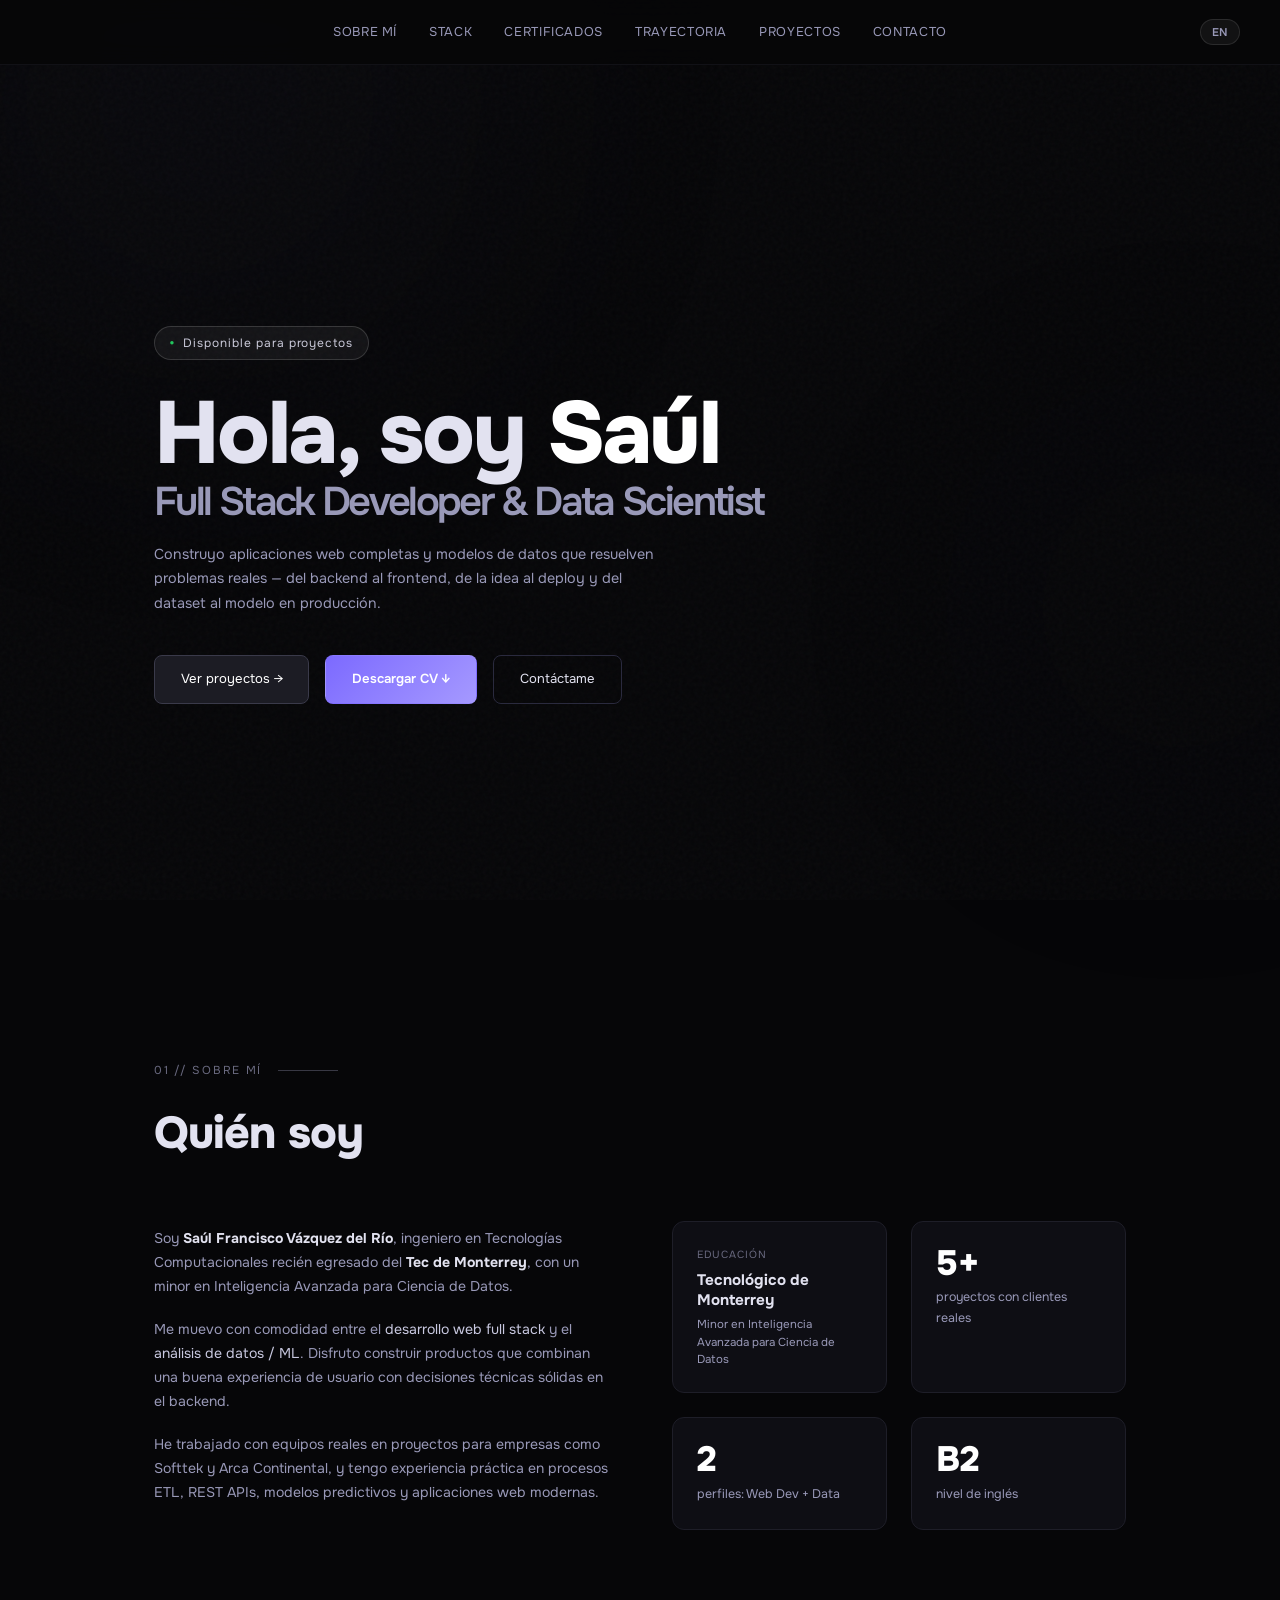
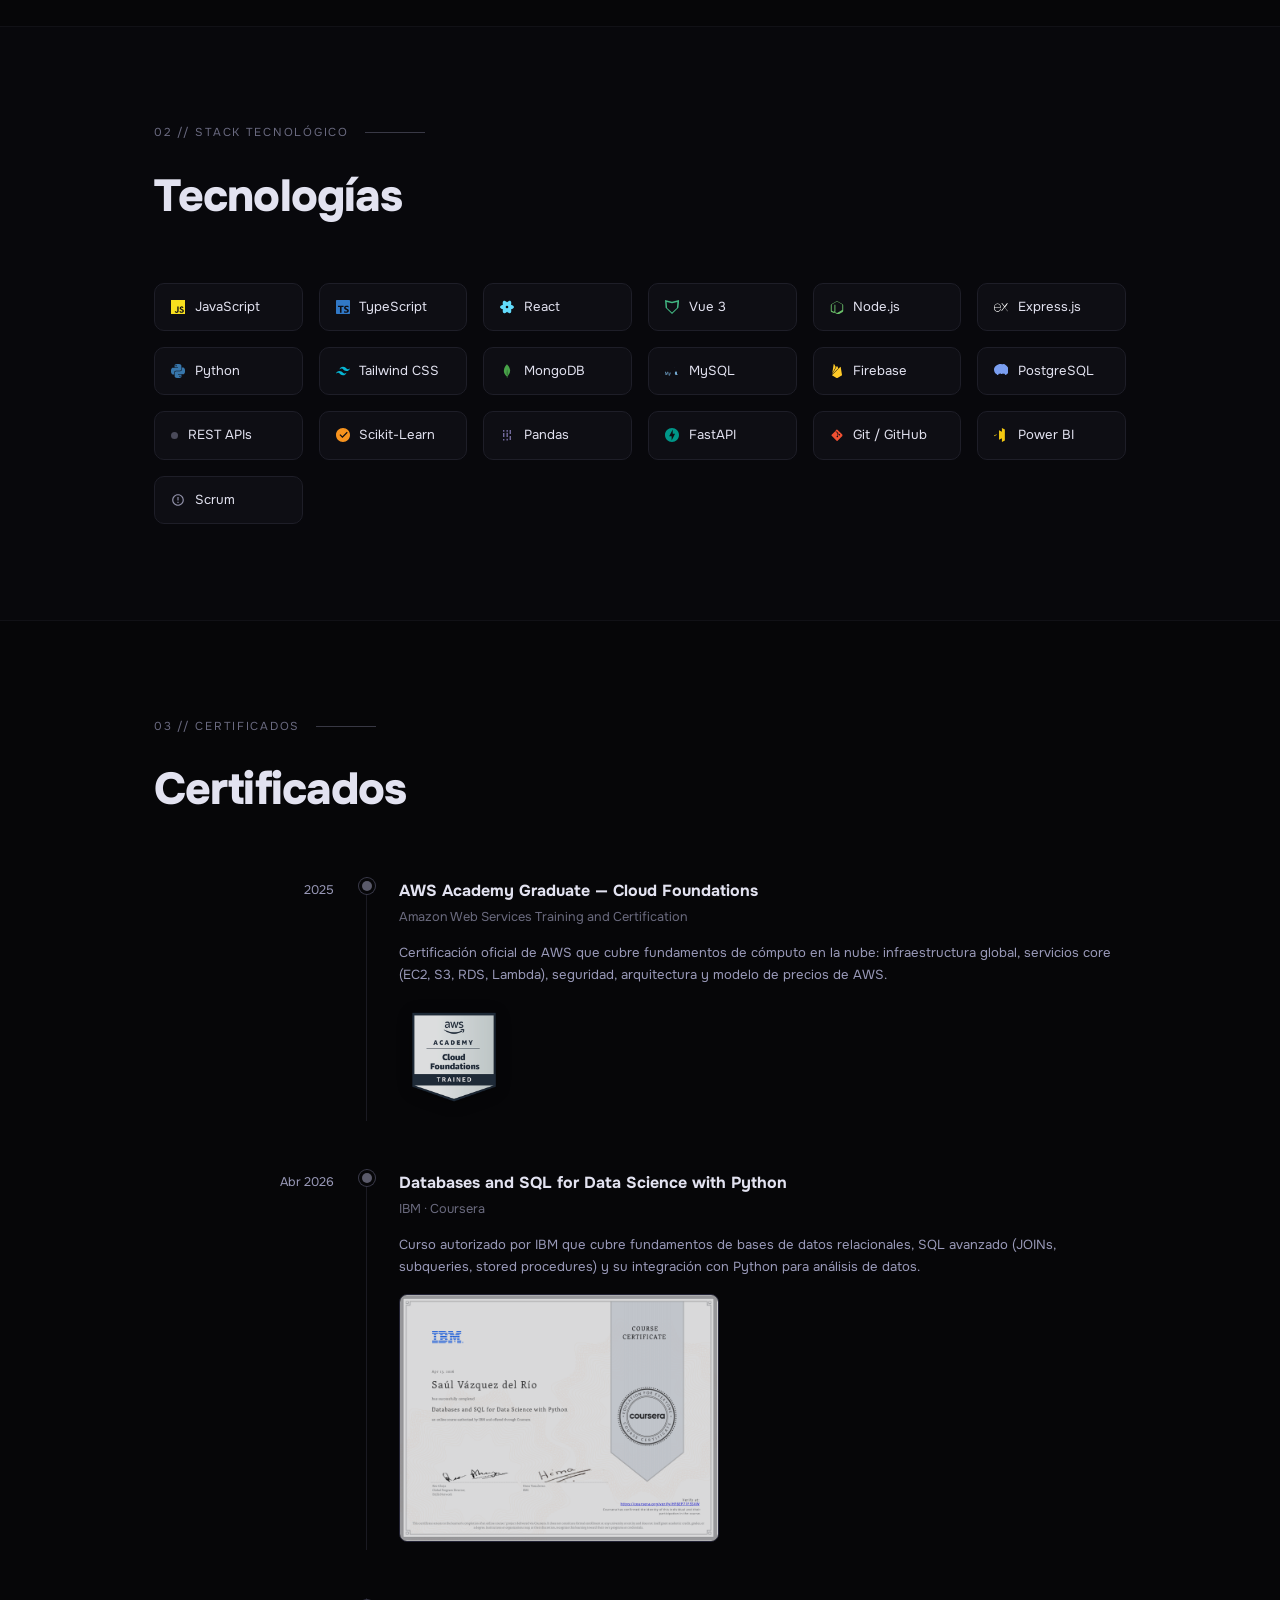
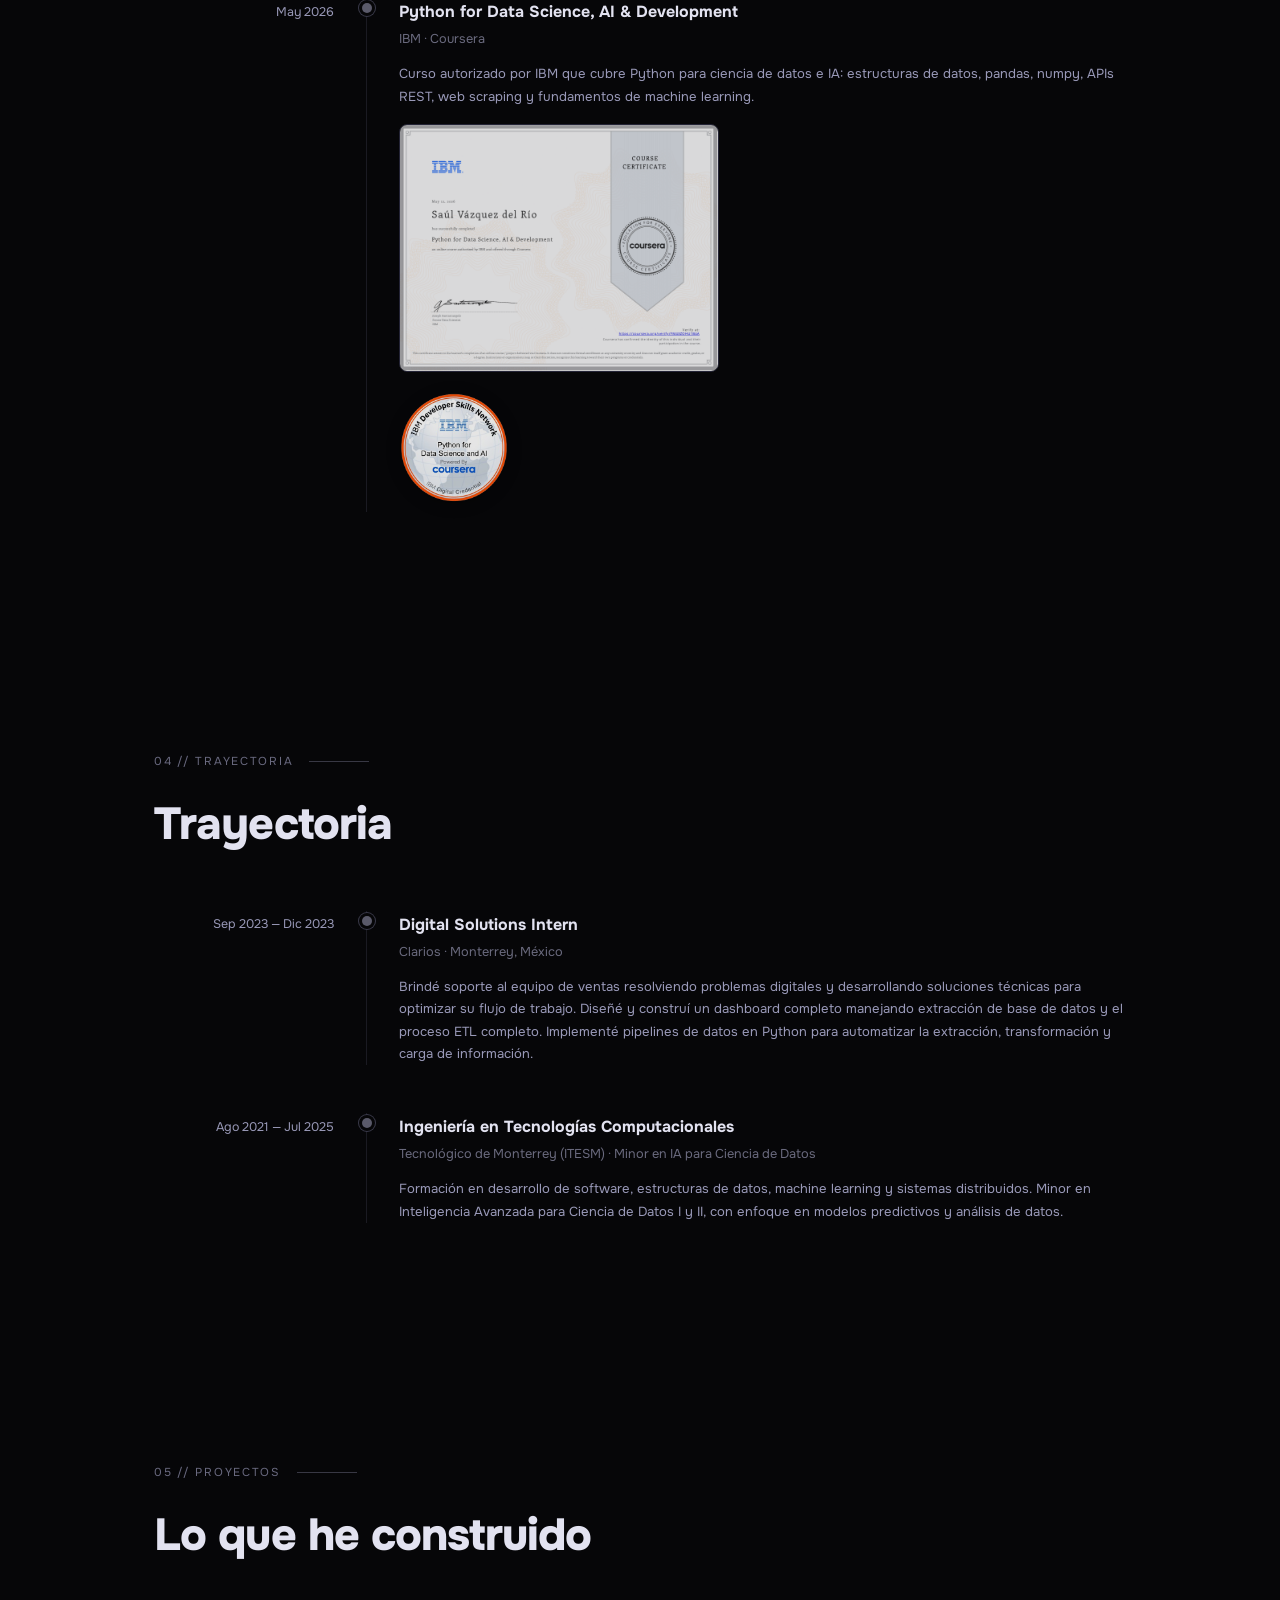
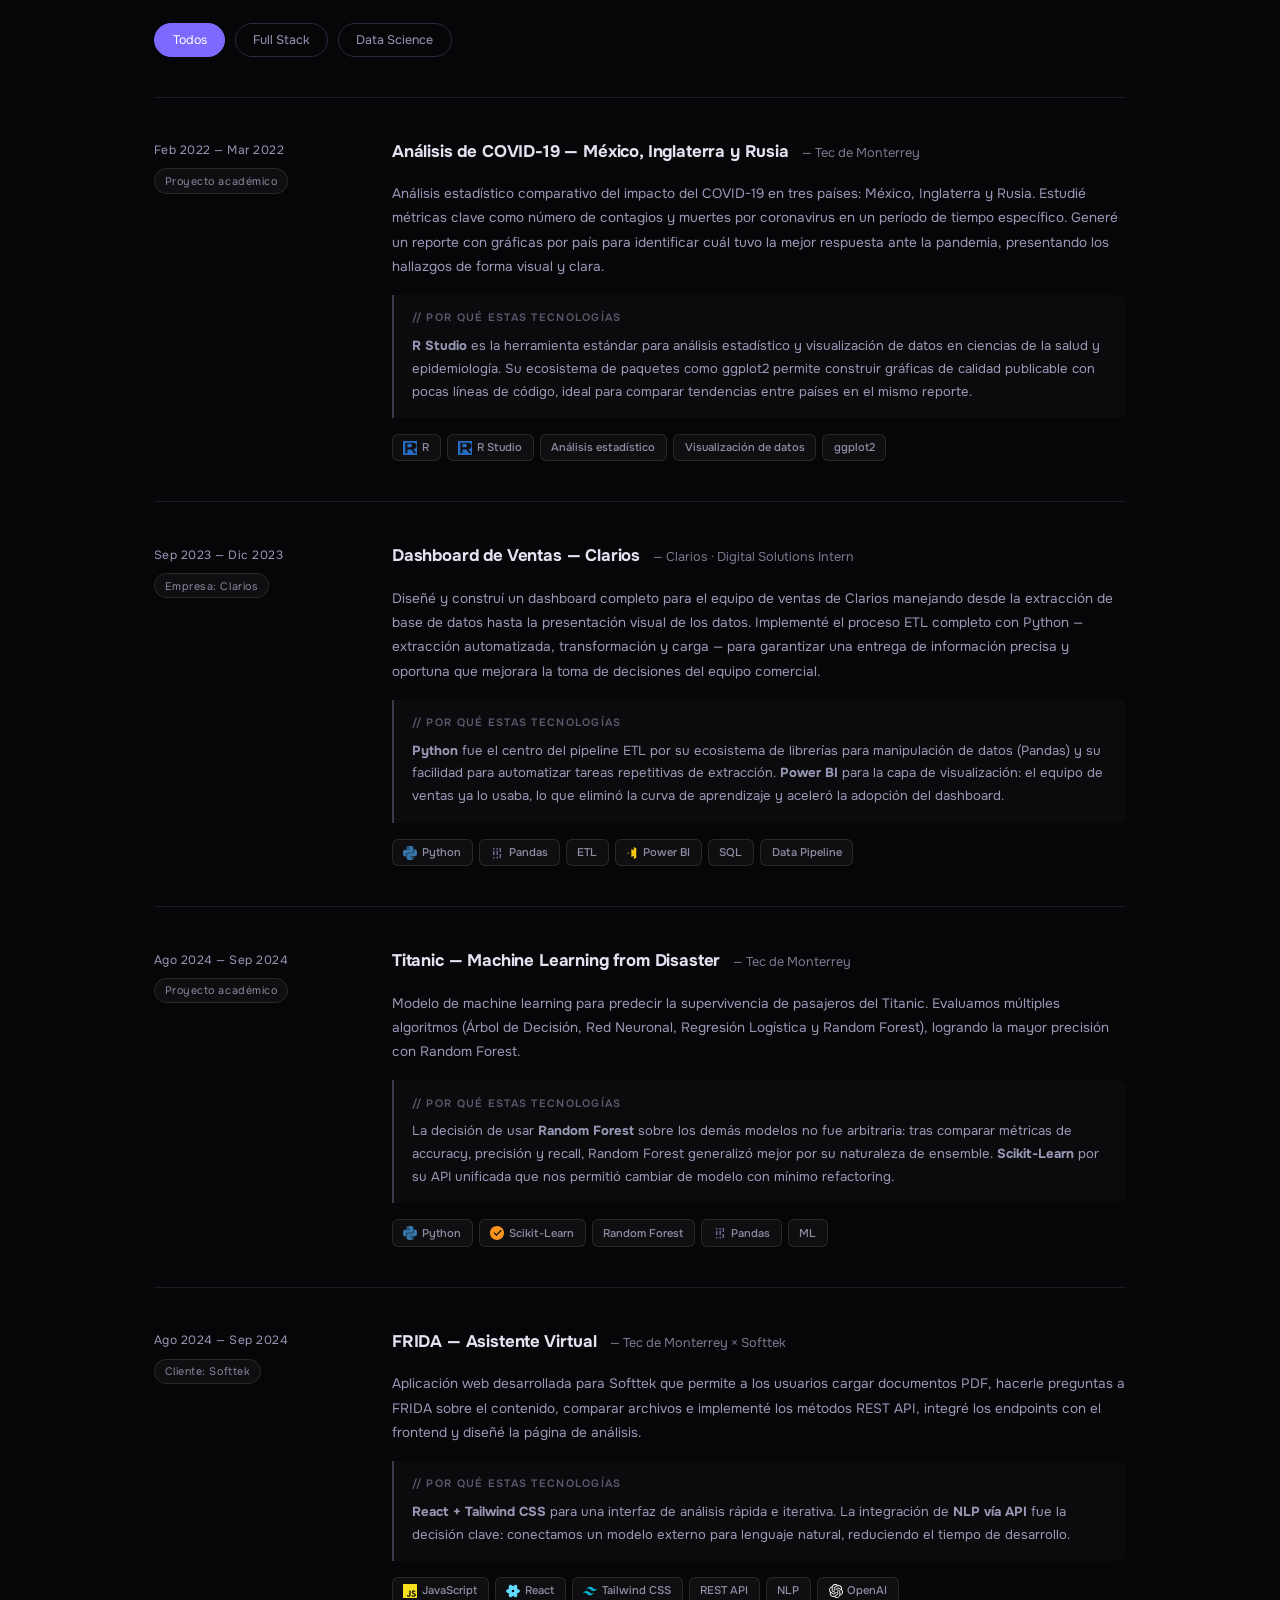
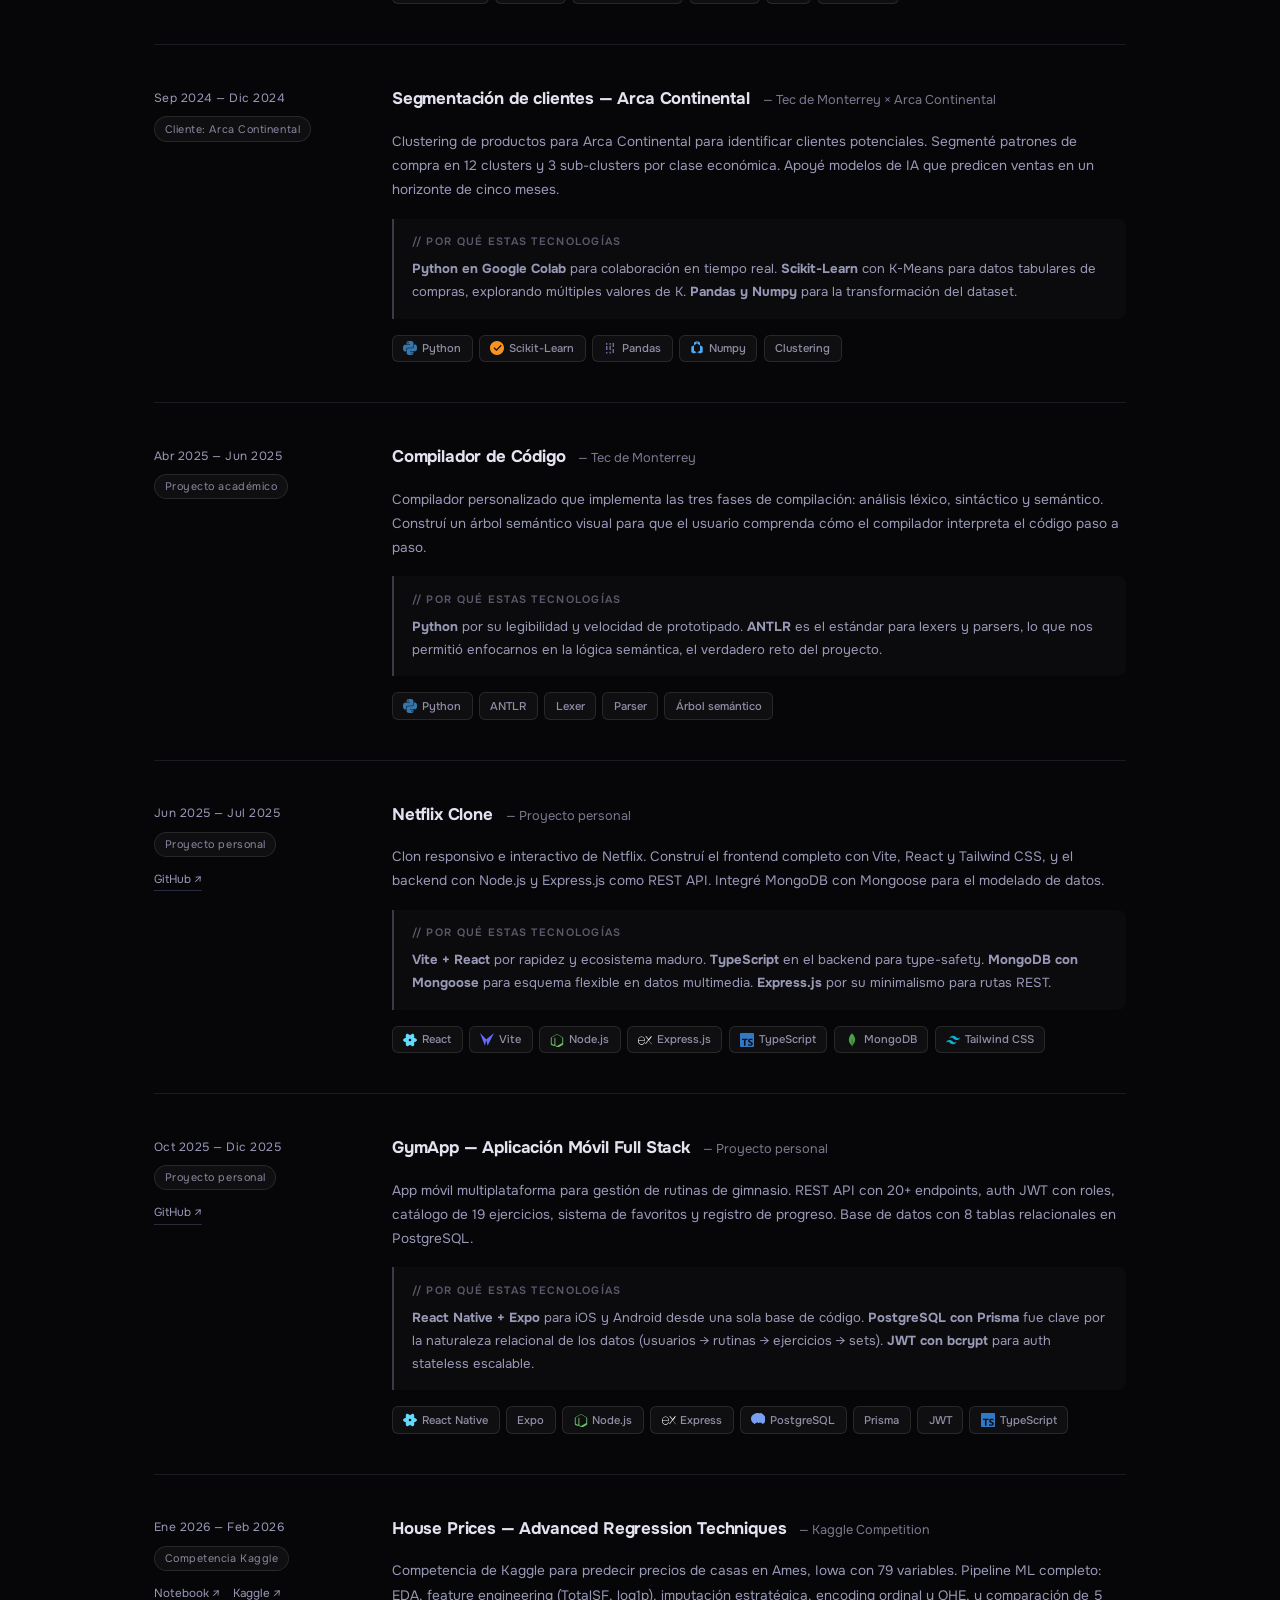
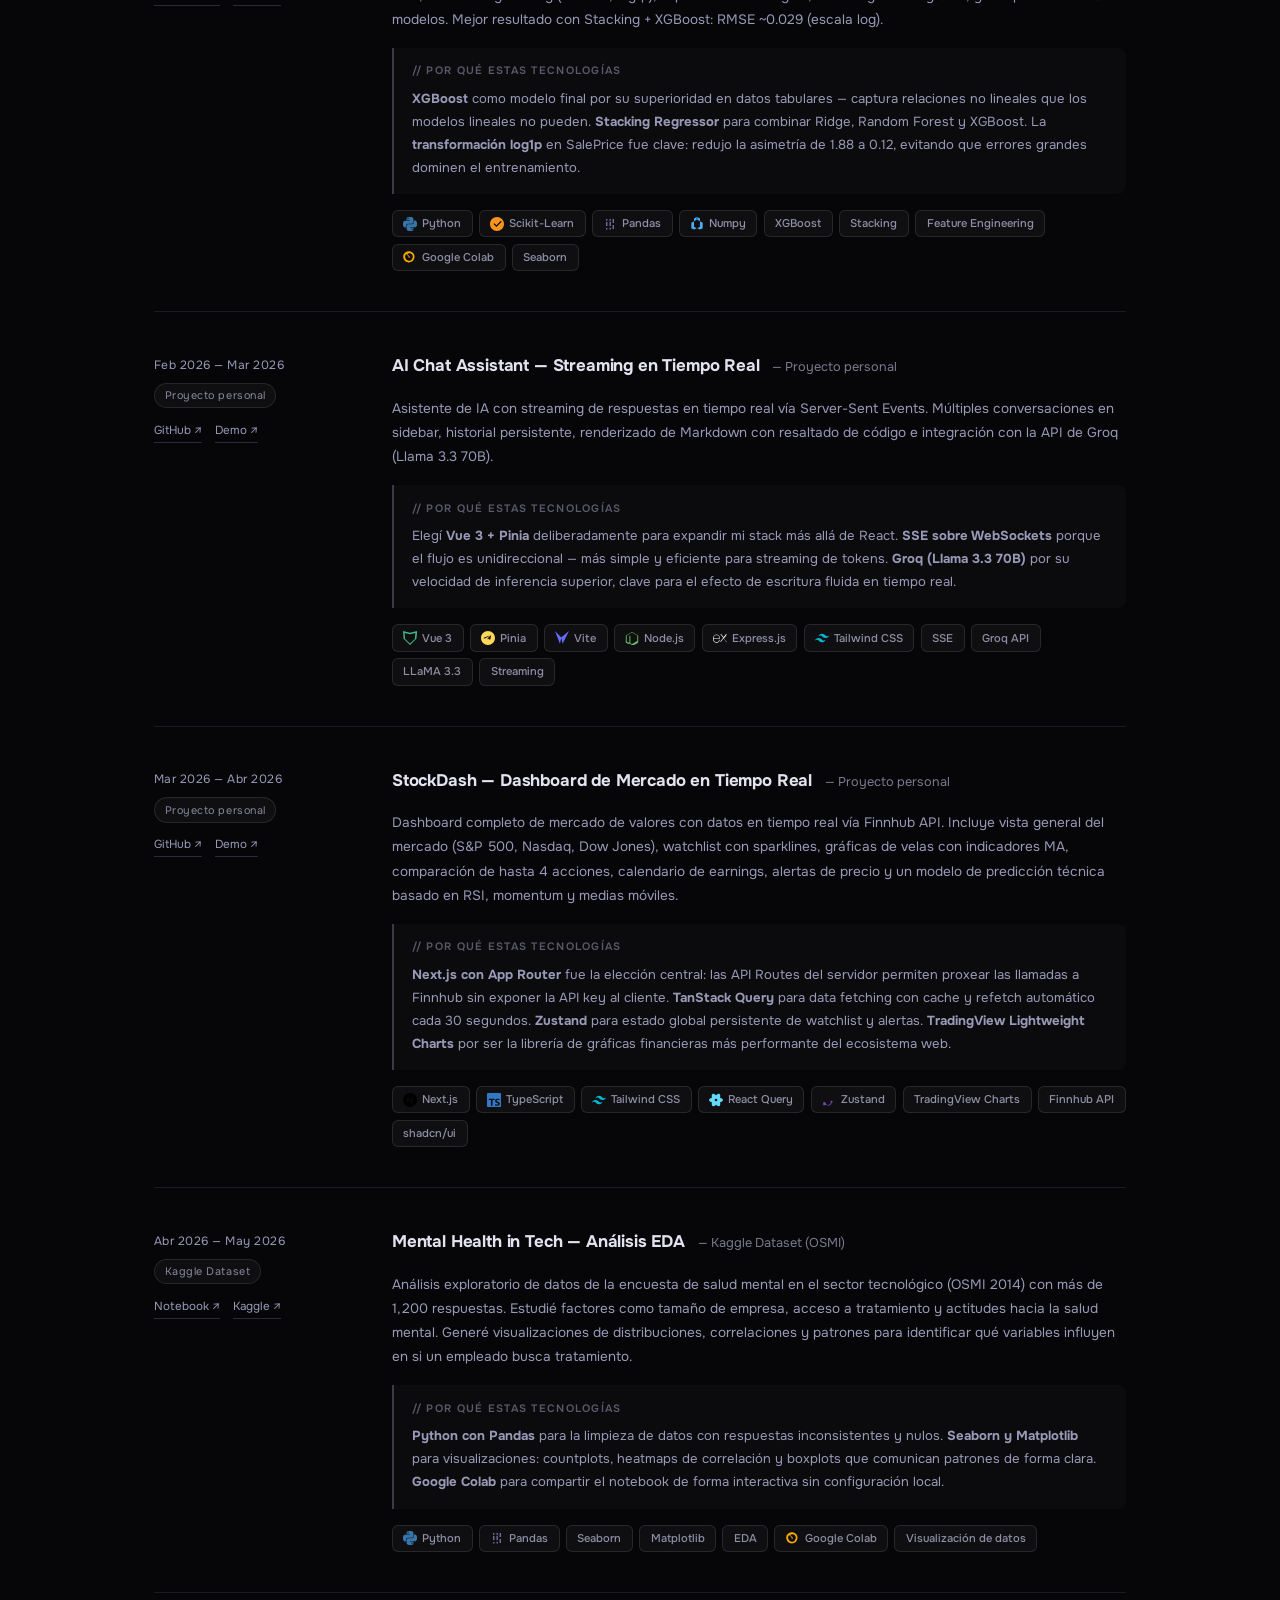
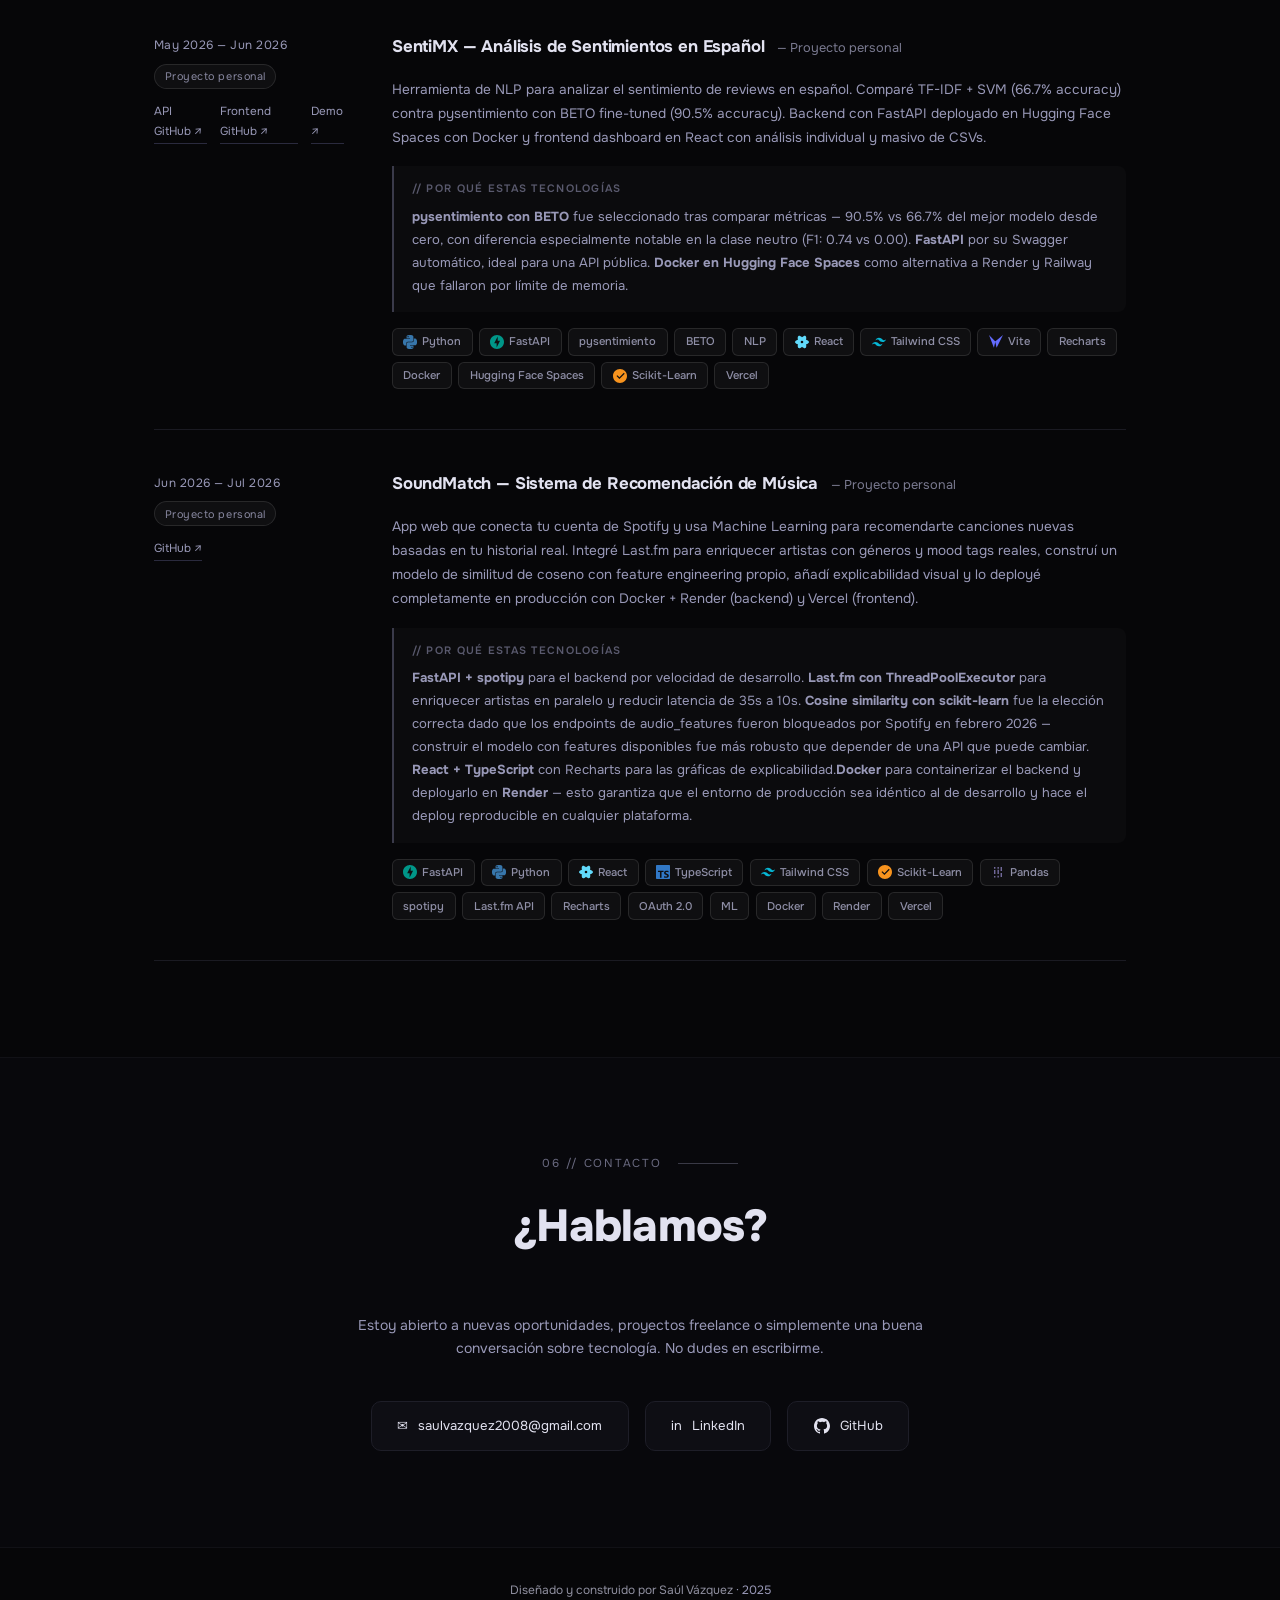
<file: index.html>
<!DOCTYPE html>
<html lang="es">
  <head>
    <meta charset="utf-8"/>
    <meta content="width=device-width, initial-scale=1.0" name="viewport"/>
    <title>Saúl Vázquez — Full Stack Developer</title>
    <meta content="Saúl Vázquez — Full Stack Developer &amp; Data Scientist. Egresado del Tec de Monterrey. Especializado en React, Next.js, Python y Machine Learning." name="description"/>
    <meta content="Saúl Vázquez — Full Stack Developer &amp; Data Scientist" property="og:title"/>
    <meta content="Construyo aplicaciones web completas y modelos de datos que resuelven problemas reales. Portafolio con proyectos, stack técnico y certificaciones." property="og:description"/>
    <meta content="https://portafolio-saul-vazquez.vercel.app/og-image.png" property="og:image"/>
    <meta content="https://portafolio-saul-vazquez.vercel.app/" property="og:url"/>
    <meta content="website" property="og:type"/>
    <meta content="summary_large_image" name="twitter:card"/>
    <meta content="Saúl Vázquez — Full Stack Developer &amp; Data Scientist" name="twitter:title"/>
    <meta content="Construyo aplicaciones web completas y modelos de datos que resuelven problemas reales." name="twitter:description"/>
    <meta content="https://portafolio-saul-vazquez.vercel.app/og-image.png" name="twitter:image"/>
    <link href="https://fonts.googleapis.com/css2?family=Onest:wght@300;400;500;600;700;800;900&amp;display=swap" rel="stylesheet"/>
    <link href="https://unpkg.com/aos@2.3.4/dist/aos.css" rel="stylesheet"/>
    <link href="css/base.css" rel="stylesheet"/>
    <link href="css/components.css" rel="stylesheet"/>
    <link href="css/responsive.css" rel="stylesheet"/>
  </head>
  <body>
    <svg aria-hidden="true" class="icon-definitions" focusable="false" xmlns="http://www.w3.org/2000/svg">
      <defs>
        <symbol id="icon-01" viewBox="0 0 24 24"><path d="M0 0h24v24H0V0zm22.034 18.276c-.175-1.095-.888-2.015-3.003-2.873-.736-.345-1.554-.585-1.797-1.14-.091-.33-.105-.51-.046-.705.15-.646.915-.84 1.515-.66.39.12.75.42.976.9 1.034-.676 1.034-.676 1.755-1.125-.27-.42-.404-.601-.586-.78-.63-.705-1.469-1.065-2.834-1.034l-.705.089c-.676.165-1.32.525-1.71 1.005-1.14 1.291-.811 3.541.569 4.471 1.365 1.02 3.361 1.244 3.616 2.205.24 1.17-.87 1.545-1.966 1.41-.811-.18-1.26-.586-1.755-1.336l-1.83 1.051c.21.48.45.689.81 1.109 1.74 1.756 6.09 1.666 6.871-1.004.029-.09.24-.705.074-1.65l.046.067zm-8.983-7.245h-2.248c0 1.938-.009 3.864-.009 5.805 0 1.232.063 2.363-.138 2.711-.33.689-1.18.601-1.566.48-.396-.196-.597-.466-.83-.855-.063-.105-.11-.196-.127-.196l-1.825 1.125c.305.63.75 1.172 1.324 1.517.855.51 2.004.675 3.207.405.783-.226 1.458-.691 1.811-1.411.51-.93.402-2.07.397-3.346.012-2.054 0-4.109 0-6.179l.004-.056z"></path></symbol>
        <symbol id="icon-02" viewBox="0 0 24 24"><path d="M1.125 0C.502 0 0 .502 0 1.125v21.75C0 23.498.502 24 1.125 24h21.75c.623 0 1.125-.502 1.125-1.125V1.125C24 .502 23.498 0 22.875 0zm17.363 9.75c.612 0 1.154.037 1.627.111a6.38 6.38 0 0 1 1.306.34v2.458a3.95 3.95 0 0 0-.643-.361 5.093 5.093 0 0 0-.717-.26 5.453 5.453 0 0 0-1.426-.2c-.3 0-.573.028-.819.086a2.1 2.1 0 0 0-.623.242c-.17.104-.3.229-.393.374a.888.888 0 0 0-.14.49c0 .196.053.373.156.529.104.156.252.304.443.444s.423.276.696.41c.273.135.582.274.926.416.47.197.892.407 1.266.628.374.222.695.473.963.753.268.279.472.598.614.957.142.359.214.776.214 1.253 0 .657-.125 1.21-.373 1.656a3.033 3.033 0 0 1-1.012 1.085 4.38 4.38 0 0 1-1.487.596c-.566.12-1.163.18-1.79.18a9.916 9.916 0 0 1-1.84-.164 5.544 5.544 0 0 1-1.512-.493v-2.63a5.033 5.033 0 0 0 3.237 1.2c.333 0 .624-.03.872-.09.249-.06.456-.144.623-.25.166-.108.29-.234.373-.38a1.023 1.023 0 0 0-.074-1.089 2.12 2.12 0 0 0-.537-.5 5.597 5.597 0 0 0-.807-.444 27.72 27.72 0 0 0-1.007-.436c-.918-.383-1.602-.852-2.053-1.405-.45-.553-.676-1.222-.676-2.005 0-.614.123-1.141.369-1.582.246-.441.58-.804 1.004-1.089a4.494 4.494 0 0 1 1.47-.629 7.536 7.536 0 0 1 1.77-.201zm-15.113.188h9.563v2.166H9.506v9.646H6.789v-9.646H3.375z"></path></symbol>
        <symbol id="icon-03" viewBox="0 0 24 24"><path d="M14.23 12.004a2.236 2.236 0 0 1-2.235 2.236 2.236 2.236 0 0 1-2.236-2.236 2.236 2.236 0 0 1 2.235-2.236 2.236 2.236 0 0 1 2.236 2.236zm2.648-10.69c-1.346 0-3.107.96-4.888 2.622-1.78-1.653-3.542-2.602-4.887-2.602-.41 0-.783.093-1.106.278-1.375.793-1.683 3.264-.973 6.365C1.98 8.917 0 10.42 0 12.004c0 1.59 1.99 3.097 5.043 4.03-.704 3.113-.39 5.588.988 6.38.32.187.69.275 1.102.275 1.345 0 3.107-.96 4.888-2.624 1.78 1.654 3.542 2.603 4.887 2.603.41 0 .783-.09 1.106-.275 1.374-.792 1.683-3.263.973-6.365C22.02 15.096 24 13.59 24 12.004c0-1.59-1.99-3.097-5.043-4.032.704-3.11.39-5.587-.988-6.38-.318-.184-.688-.277-1.092-.278z"></path></symbol>
        <symbol id="icon-04" viewBox="0 0 24 24"><path d="M24.4 0L12 2.95 0 0l1.07 13.45L12 24l10.93-10.55L24.4 0zM12 21.6l-8.4-8.1-.8-10.05L12 5.5l9.2-2.05-.8 10.05L12 21.6z"></path></symbol>
        <symbol id="icon-05" viewBox="0 0 24 24"><path d="M11.998 24c-.321 0-.641-.084-.924-.247l-2.937-1.737c-.438-.245-.224-.332-.08-.383.585-.203.703-.25 1.328-.605.065-.037.151-.023.218.017l2.256 1.339c.082.045.198.045.272 0l8.795-5.076c.082-.047.134-.141.134-.238V7.921c0-.099-.052-.19-.137-.242l-8.791-5.072c-.081-.047-.189-.047-.271 0L3.075 7.68c-.087.05-.141.144-.141.242v10.15c0 .097.054.189.139.235l2.409 1.391c1.307.654 2.108-.116 2.108-.891V8.23c0-.142.114-.253.256-.253h1.115c.139 0 .255.111.255.253v11.176c0 1.748-.951 2.749-2.604 2.749-.508 0-.909 0-2.026-.551L2.28 20.491a1.855 1.855 0 0 1-.919-1.605V8.846c0-.661.351-1.276.919-1.606l8.795-5.082c.554-.315 1.291-.315 1.841 0l8.795 5.082c.567.33.919.945.919 1.606v10.04c0 .661-.352 1.274-.919 1.605l-8.795 5.078c-.282.161-.602.245-.918.245z"></path></symbol>
        <symbol id="icon-06" viewBox="0 0 24 24"><path d="M24 18.588a1.529 1.529 0 0 1-1.895-.72l-3.45-4.771-.5-.667-4.003 5.444a1.466 1.466 0 0 1-1.802.708l5.158-6.92-4.798-6.251a1.595 1.595 0 0 1 1.9.666l3.576 4.83 3.596-4.81a1.435 1.435 0 0 1 1.788-.668L21.708 8.9l-2.522 3.283a.666.666 0 0 0 0 .994l4.804 6.412zM.002 12.576l.42-2.075c1.154-4.103 5.858-5.81 9.094-3.27 1.895 1.489 2.368 3.597 2.275 5.973H1.116C.943 17.447 4.005 20.009 7.92 18.7a4.078 4.078 0 0 0 2.582-2.876c.207-.666.548-.78 1.174-.588a5.417 5.417 0 0 1-2.589 3.957 6.272 6.272 0 0 1-7.306-.933 6.575 6.575 0 0 1-1.64-3.858c0-.235-.08-.455-.134-.666A88.33 88.33 0 0 1 0 12.577zm1.127-.286h9.654c-.06-3.076-2.001-5.258-4.59-5.278-2.882-.04-4.944 2.094-5.071 5.264z"></path></symbol>
        <symbol id="icon-07" viewBox="0 0 24 24"><path d="M14.25.18l.9.2.73.26.59.3.45.32.34.34.25.34.16.33.1.3.04.26.02.2-.01.13V8.5l-.05.63-.13.55-.21.46-.26.38-.3.31-.33.25-.35.19-.35.14-.33.1-.3.07-.26.04-.21.02H8.77l-.69.05-.59.14-.5.22-.41.27-.33.32-.27.35-.2.36-.15.37-.1.35-.07.32-.04.27-.02.21v3.06H3.17l-.21-.03-.28-.07-.32-.12-.35-.18-.36-.26-.36-.36-.35-.46-.32-.59-.28-.73-.21-.88-.14-1.05-.05-1.23.06-1.22.16-1.04.24-.87.32-.71.36-.57.4-.44.42-.33.42-.24.4-.16.36-.1.32-.05.24-.01h.16l.06.01h8.16v-.83H6.18l-.01-2.75-.02-.37.05-.34.11-.31.17-.28.25-.26.31-.23.38-.2.44-.18.51-.15.58-.12.64-.1.71-.06.77-.04.84-.02 1.27.05 1.07.13zm-6.3 1.98l-.23.33-.08.41.08.41.23.34.33.22.41.09.41-.09.33-.22.23-.34.08-.41-.08-.41-.23-.33-.33-.22-.41-.09-.41.09-.33.22zM21.1 6.11l.28.06.32.12.35.18.36.27.36.35.35.47.32.59.28.73.21.88.14 1.04.05 1.23-.06 1.23-.16 1.04-.24.86-.32.71-.36.57-.4.45-.42.33-.42.24-.4.16-.36.09-.32.05-.24.02-.16-.01h-8.22v.82h5.84l.01 2.76.02.36-.05.34-.11.31-.17.29-.25.25-.31.24-.38.2-.44.17-.51.15-.58.13-.64.09-.71.07-.77.04-.84.01-1.27-.04-1.07-.14-.9-.2-.73-.25-.59-.3-.45-.33-.34-.34-.25-.34-.16-.33-.1-.3-.04-.25-.02-.2.01-.13v-5.34l.05-.64.13-.54.21-.46.26-.38.3-.32.33-.24.35-.2.35-.14.33-.1.3-.06.26-.04.21-.02.13-.01h5.84l.69-.05.59-.14.5-.21.41-.28.33-.32.27-.35.2-.36.15-.36.1-.35.07-.32.04-.28.02-.21V6.07h2.09l.14.04zm-6.47 14.25l-.23.33-.08.41.08.41.23.33.33.23.41.08.41-.08.33-.23.23-.33.08-.41-.08-.41-.23-.33-.33-.23-.41-.08-.41.08-.33.23z"></path></symbol>
        <symbol id="icon-08" viewBox="0 0 24 24"><path d="M12.001 4.8c-3.2 0-5.2 1.6-6 4.8 1.2-1.6 2.6-2.2 4.2-1.8.913.228 1.565.89 2.288 1.624C13.666 10.618 15.027 12 18.001 12c3.2 0 5.2-1.6 6-4.8-1.2 1.6-2.6 2.2-4.2 1.8-.913-.228-1.565-.89-2.288-1.624C16.337 6.182 14.976 4.8 12.001 4.8zm-6 7.2c-3.2 0-5.2 1.6-6 4.8 1.2-1.6 2.6-2.2 4.2-1.8.913.228 1.565.89 2.288 1.624 1.177 1.194 2.538 2.576 5.512 2.576 3.2 0 5.2-1.6 6-4.8-1.2 1.6-2.6 2.2-4.2 1.8-.913-.228-1.565-.89-2.288-1.624C10.337 13.382 8.976 12 6.001 12z"></path></symbol>
        <symbol id="icon-09" viewBox="0 0 24 24"><path d="M17.193 9.555c-1.264-5.58-4.252-7.414-4.573-8.115-.28-.394-.53-.954-.735-1.44-.036.495-.055.685-.523 1.184-.723.566-4.438 3.682-4.74 10.02-.282 5.912 4.27 9.435 4.888 9.884l.07.05A73.49 73.49 0 0 1 11.91 24h.481c.114-1.032.284-2.056.51-3.07.417-.296.604-.463.85-.693a11.342 11.342 0 0 0 3.639-8.464c.01-.814-.103-1.662-.197-2.218zm-5.336 8.195s0-8.291.275-8.29c.213 0 .49 10.695.49 10.695-.381-.045-.765-1.76-.765-2.405z"></path></symbol>
        <symbol id="icon-10" viewBox="0 0 24 24"><path d="M17.128 0a10.133 10.133 0 0 0-2.755.403l-.009.002a10.104 10.104 0 0 0-2.755-.403C5.621 0 0 4.426 0 9.887c0 4.101 2.583 6.62 4.936 7.819l-.001.08c0 .695.316 1.029.948 1.029.494 0 1.594-.425 2.427-2.28.062.003.125.01.188.01l.011-.001a12.68 12.68 0 0 0 3.104-.388c.397.55.925.898 1.607.898s1.21-.348 1.607-.899a12.68 12.68 0 0 0 3.104.388l.01.001c.064 0 .127-.007.19-.01.832 1.855 1.932 2.28 2.427 2.28.63 0 .948-.334.948-1.03l-.001-.079c2.353-1.199 4.936-3.718 4.936-7.819C24 4.426 18.379 0 17.128 0z"></path></symbol>
        <symbol id="icon-11" viewBox="0 0 24 24"><path d="M12 0C5.373 0 0 5.373 0 12s5.373 12 12 12 12-5.373 12-12S18.627 0 12 0zm-1 17l-5-5 1.4-1.4 3.6 3.6 7.6-7.6L20 8l-9 9z"></path></symbol>
        <symbol id="icon-12" viewBox="0 0 24 24"><path d="M16.635 3.435v6.98h1.73V3.435h-1.73zm0 10.13v6.98h1.73v-6.98h-1.73zm-5.27-5.21v6.98h1.73v-6.98h-1.73zm0 10.13v3.08h1.73v-3.08h-1.73zm0-15.05v3.08h1.73V3.435h-1.73zM5.635 8.645v6.98h1.73v-6.98h-1.73zm0-5.21v3.08h1.73V3.435h-1.73zm0 15.26v2.87h1.73v-2.87h-1.73z"></path></symbol>
        <symbol id="icon-13" viewBox="0 0 24 24"><path d="M12 0C5.375 0 0 5.375 0 12c0 6.627 5.375 12 12 12 6.626 0 12-5.373 12-12 0-6.625-5.373-12-12-12zm-.624 21.62v-7.528H7.19L13.203 2.38v7.528h4.029L11.376 21.62z"></path></symbol>
        <symbol id="icon-14" viewBox="0 0 24 24"><path d="M13.562 0v24l5.063-2.578V2.578zM8.625 3.844v16.312l4.937-2.515V6.359zm-8.625 9v1.312l4.5-2.297V10.5z"></path></symbol>
        <symbol id="icon-15" viewBox="0 0 24 24"><path d="M0 0v24h24V0H0zm11.07 3.1h4.79c2.74 0 4.68.59 5.87 1.76.78.77 1.28 1.75 1.28 3.62 0 1.73-.48 3.02-1.47 3.96-.85.9-2.1 1.5-3.74 1.8l5.29 6.56h-4.02l-4.74-6.2H7.49v6.2H4.08V3.1zm-3.58 2.8v4.96h3.36c1.7 0 2.9-.3 3.57-.89a2.87 2.87 0 0 0 1.01-2.29 2.7 2.7 0 0 0-.95-2.18c-.63-.53-1.72-.8-3.26-.8H7.49z"></path></symbol>
        <symbol id="icon-16" viewBox="0 0 24 24"><path d="M11.478 0l-4.62 2.384V7.27L2.24 9.656v9.488L6.86 21.53l4.618-2.383-4.618-2.384V7.27l4.62-2.386V0zm1.044 0v4.884l4.619 2.386v9.489L12.522 19.147l4.619 2.383 4.619-2.383V9.658L17.14 7.27V2.384L12.522 0z"></path></symbol>
        <symbol id="icon-17" viewBox="0 0 24 24"><path d="M24 0 13.07 21.69l-2.54-10.58L24 0zM0 0l10.93 11.11L8.39 21.69 0 0z"></path></symbol>
        <symbol id="icon-18" viewBox="0 0 24 24"><path d="M16.9 4.8C13.1 1 7 1 3.2 4.8c-3.8 3.8-3.8 9.9 0 13.7 3.8 3.8 9.9 3.8 13.7 0 3.8-3.8 3.8-9.9 0-13.7zm-1.7 12C13.6 18.4 11 19 8.5 18.2c-2.1-.7-3.8-2.4-4.5-4.5C3 11 3.7 8.4 5.4 6.8L9.7 11c-.4.5-.4 1.2 0 1.7.5.5 1.2.5 1.7 0 .5-.5.5-1.2 0-1.7L7.1 6.7c2-1.4 4.7-1.5 6.8-.3 2.1 1.2 3.2 3.5 2.9 5.8-.3 1.9-1.4 3.5-2.6 4.6z"></path></symbol>
      </defs>
    </svg>
    <div aria-hidden="true" id="scrollProgress"></div>
    <div aria-hidden="true" class="glow-orb glow-orb-1"></div>
    <div aria-hidden="true" class="glow-orb glow-orb-2"></div>
    <!--NAV-->
    <nav>
      <ul class="nav-links">
        <li><a data-i18n="a-001" href="#about">sobre mí</a></li>
        <li><a href="#skills">stack</a></li>
        <li><a data-i18n="a-002" href="#certifications">certificados</a></li>
        <li><a data-i18n="a-003" href="#experience">trayectoria</a></li>
        <li><a data-i18n="a-004" href="#projects">proyectos</a></li>
        <li><a data-i18n="a-005" href="#contact">contacto</a></li>
      </ul>
      <div class="nav-controls">
      <button aria-label="Cambiar idioma a inglés" class="nav-btn" id="langBtn" title="Switch language" type="button">EN</button>
      </div>
    </nav>
    <!--HERO-->
    <section id="hero">
      <div class="hero-content">
        <div class="hero-tag" data-i18n="hero-tag-006">Disponible para proyectos</div>
        <h1>
        <span data-i18n="span-007">Hola, soy </span><span class="name-accent">Saúl</span>
        <span class="role-line" data-i18n="role-line-008">Full Stack Developer &amp; Data Scientist</span>
        </h1>
        <p class="hero-desc" data-i18n="hero-desc-009">
        Construyo aplicaciones web completas y modelos de datos que resuelven problemas reales — del backend al frontend, de la idea al deploy y del dataset al modelo en producción.
        </p>
        <div class="hero-cta">
        <a class="btn btn-primary" data-i18n="btn-010" href="#projects">Ver proyectos →</a>
        <a class="btn btn-cv" data-i18n="btn-011" download="" href="assets/documents/CV-Saul-Vazquez.pdf">Descargar CV ↓</a>
        <a class="btn btn-ghost" data-i18n="btn-012" href="#contact">Contáctame</a>
        </div>
      </div>
    </section>
    <!--ABOUT-->
    <section id="about">
      <div class="section-wrap">
        <div class="section-label" data-i18n="section-label-013">01 // sobre mí</div>
        <h2 data-i18n="h2-014">Quién soy</h2>
        <div class="about-grid" data-aos="fade-up">
          <div class="about-text">
          <p data-i18n="p-015">
          Soy <strong>Saúl Francisco Vázquez del Río</strong>, ingeniero en Tecnologías Computacionales recién egresado del <strong>Tec de Monterrey</strong>, con un minor en Inteligencia Avanzada para Ciencia de Datos.
          </p>
          <p data-i18n="p-016">
          Me muevo con comodidad entre el <span class="highlight">desarrollo web full stack</span> y el <span class="highlight">análisis de datos / ML</span>. Disfruto construir productos que combinan una buena experiencia de usuario con decisiones técnicas sólidas en el backend.
          </p>
          <p data-i18n="p-017">
          He trabajado con equipos reales en proyectos para empresas como Softtek y Arca Continental, y tengo experiencia práctica en procesos ETL, REST APIs, modelos predictivos y aplicaciones web modernas.
          </p>
          </div>
          <div class="about-stats" data-aos="fade-up" data-aos-delay="100">
            <div class="stat-card">
              <div class="stat-label" data-i18n="stat-label-018">Educación</div>
              <div class="stat-edu-title">Tecnológico de Monterrey</div>
              <div class="stat-edu-minor" data-i18n="stat-edu-minor-019">Minor en Inteligencia Avanzada para Ciencia de Datos</div>
            </div>
            <div class="stat-card">
              <div class="stat-number">5+</div>
              <div class="stat-desc" data-i18n="stat-desc-020">proyectos con clientes reales</div>
            </div>
            <div class="stat-card">
              <div class="stat-number">2</div>
              <div class="stat-desc" data-i18n="stat-desc-021">perfiles: Web Dev + Data</div>
            </div>
            <div class="stat-card">
              <div class="stat-number">B2</div>
              <div class="stat-desc" data-i18n="stat-desc-022">nivel de inglés</div>
            </div>
          </div>
        </div>
      </div>
    </section>
    <!--SKILLS-->
    <section id="skills">
      <div class="section-wrap">
        <div class="section-label" data-i18n="section-label-023">02 // stack tecnológico</div>
        <h2 data-i18n="h2-024">Tecnologías</h2>
        <div class="skills-grid" data-aos="fade-up">
          <div class="skill-chip"><svg aria-hidden="true" fill="#F7DF1E" focusable="false" height="14" viewBox="0 0 24 24" width="14"><use href="#icon-01"></use></svg>JavaScript</div>
          <div class="skill-chip"><svg aria-hidden="true" fill="#3178C6" focusable="false" height="14" viewBox="0 0 24 24" width="14"><use href="#icon-02"></use></svg>TypeScript</div>
          <div class="skill-chip"><svg aria-hidden="true" fill="#61DAFB" focusable="false" height="14" viewBox="0 0 24 24" width="14"><use href="#icon-03"></use></svg>React</div>
          <div class="skill-chip"><svg aria-hidden="true" fill="#42b883" focusable="false" height="14" viewBox="0 0 24 24" width="14"><use href="#icon-04"></use></svg>Vue 3</div>
          <!--Node.js: color aclarado de #339933 a #6abf69 para visibilidad en fondo oscuro-->
          <div class="skill-chip"><svg aria-hidden="true" fill="#6abf69" focusable="false" height="14" viewBox="0 0 24 24" width="14"><use href="#icon-05"></use></svg>Node.js</div>
          <div class="skill-chip"><svg aria-hidden="true" fill="#ffffff" focusable="false" height="14" viewBox="0 0 24 24" width="14"><use href="#icon-06"></use></svg>Express.js</div>
          <div class="skill-chip"><svg aria-hidden="true" fill="#3776AB" focusable="false" height="14" viewBox="0 0 24 24" width="14"><use href="#icon-07"></use></svg>Python</div>
          <div class="skill-chip"><svg aria-hidden="true" fill="#06B6D4" focusable="false" height="14" viewBox="0 0 24 24" width="14"><use href="#icon-08"></use></svg>Tailwind CSS</div>
          <div class="skill-chip"><svg aria-hidden="true" fill="#47A248" focusable="false" height="14" viewBox="0 0 24 24" width="14"><use href="#icon-09"></use></svg>MongoDB</div>
          <!--MySQL: color aclarado de #4479A1 a #74a9d1 para visibilidad en fondo oscuro-->
          <div class="skill-chip"><svg aria-hidden="true" fill="#74a9d1" focusable="false" height="14" viewBox="0 0 24 24" width="14"><path d="M16.405 5.501c-.115 0-.193.014-.274.033v.013h.014c.054.104.146.18.214.273.054.107.1.214.154.32l.014-.015c.094-.066.14-.172.14-.333-.04-.047-.046-.094-.08-.14-.04-.067-.126-.1-.18-.151zM5.77 18.695h-.927a50.854 50.854 0 0 0-.27-4.41h-.008l-1.41 4.41H2.45l-1.4-4.41h-.01a72.892 72.892 0 0 0-.195 4.41H0c.055-1.966.192-3.81.41-5.53h1.15l1.335 4.064h.008l1.347-4.064h1.095c.242 2.015.384 3.86.428 5.53zm4.017-4.08c-.378 2.045-.876 3.533-1.492 4.46-.482.716-1.01 1.073-1.583 1.073-.153 0-.34-.046-.566-.138v-.494c.11.017.24.026.386.026.268 0 .483-.075.647-.222.197-.18.295-.382.295-.605 0-.155-.077-.47-.23-.944L6.23 14.615h.91l.727 2.36c.164.536.233.91.205 1.123.4-1.064.678-2.227.835-3.483zm12.325 4.08h-2.63v-5.53h.885v4.85h1.745zm-3.32.135c-.591 0-1.049-.258-1.375-.775-.317-.516-.475-1.238-.475-2.165 0-.845.158-1.551.475-2.118.326-.568.793-.852 1.402-.852.58 0 1.026.253 1.338.758.316.506.474 1.218.474 2.138 0 .857-.158 1.567-.474 2.13-.32.558-.77.884-1.365.884z"></path></svg>MySQL</div>
          <div class="skill-chip"><svg aria-hidden="true" fill="#FFCA28" focusable="false" height="14" viewBox="0 0 24 24" width="14"><path d="M3.89 15.672L6.255.461A.542.542 0 0 1 7.27.288l2.543 4.771zm16.794 3.692l-2.25-14a.54.54 0 0 0-.919-.295L3.316 19.365l7.856 4.427a1.621 1.621 0 0 0 1.588 0zM14.3 7.147l-1.82-3.482a.542.542 0 0 0-.96 0L3.53 17.984z"></path></svg>Firebase</div>
          <!--PostgreSQL: color aclarado de #4169E1 a #7a9ef0 para visibilidad en fondo oscuro-->
          <div class="skill-chip"><svg aria-hidden="true" fill="#7a9ef0" focusable="false" height="14" viewBox="0 0 24 24" width="14"><use href="#icon-10"></use></svg>PostgreSQL</div>
          <div class="skill-chip"><span class="skill-dot"></span>REST APIs</div>
          <div class="skill-chip"><svg aria-hidden="true" fill="#F7931E" focusable="false" height="14" viewBox="0 0 24 24" width="14"><use href="#icon-11"></use></svg>Scikit-Learn</div>
          <!--Pandas: color aclarado de #150458 a #9b8fd4 para visibilidad en fondo oscuro-->
          <div class="skill-chip"><svg aria-hidden="true" fill="#9b8fd4" focusable="false" height="14" viewBox="0 0 24 24" width="14"><use href="#icon-12"></use></svg>Pandas</div>
          <div class="skill-chip"><svg aria-hidden="true" fill="#009688" focusable="false" height="14" viewBox="0 0 24 24" width="14"><use href="#icon-13"></use></svg>FastAPI</div>
          <div class="skill-chip"><svg aria-hidden="true" fill="#F05032" focusable="false" height="14" viewBox="0 0 24 24" width="14"><path d="M21.17 11.312L12.688 2.83a1.177 1.177 0 0 0-1.666 0l-1.662 1.662 2.108 2.108a1.399 1.399 0 0 1 1.77 1.78l2.03 2.03a1.399 1.399 0 0 1 1.448 2.387 1.4 1.4 0 0 1-1.528-.306 1.4 1.4 0 0 1-.306-1.527L12.9 8.83v4.353a1.4 1.4 0 0 1 .37 2.524 1.4 1.4 0 0 1-1.908-1.3 1.4 1.4 0 0 1 .77-1.257V8.77a1.4 1.4 0 0 1-.77-1.24 1.4 1.4 0 0 1 .013-.175L9.31 5.29 2.83 11.77a1.177 1.177 0 0 0 0 1.665l8.483 8.483a1.177 1.177 0 0 0 1.666 0l8.19-8.19a1.177 1.177 0 0 0 0-1.415z"></path></svg>Git / GitHub</div>
          <div class="skill-chip"><svg aria-hidden="true" fill="#F2C811" focusable="false" height="14" viewBox="0 0 24 24" width="14"><use href="#icon-14"></use></svg>Power BI</div>
          <div class="skill-chip"><svg aria-hidden="true" fill="#9090a8" focusable="false" height="14" viewBox="0 0 24 24" width="14"><path d="M12 2C6.477 2 2 6.477 2 12s4.477 10 10 10 10-4.477 10-10S17.523 2 12 2zm0 18a8 8 0 1 1 0-16 8 8 0 0 1 0 16zm-1-13h2v6h-2zm0 8h2v2h-2z"></path></svg>Scrum</div>
        </div>
      </div>
    </section>
    <!--CERTIFICATIONS-->
    <section id="certifications">
      <div class="section-wrap">
        <div class="section-label" data-i18n="section-label-025">03 // certificados</div>
        <h2 data-i18n="h2-026">Certificados</h2>
        <div class="timeline">
          <!--AWS Academy Cloud Foundations-->
          <div class="timeline-item" data-aos="fade-up" data-aos-delay="0">
            <div class="timeline-date">2025</div>
            <div class="timeline-line">
              <div class="timeline-dot"></div>
            </div>
            <div class="timeline-content">
              <div class="exp-role">AWS Academy Graduate — Cloud Foundations</div>
              <div class="exp-company">Amazon Web Services Training and Certification</div>
              <p class="exp-desc" data-i18n="exp-desc-027">
              Certificación oficial de AWS que cubre fundamentos de cómputo en la nube: infraestructura global, servicios core (EC2, S3, RDS, Lambda), seguridad, arquitectura y modelo de precios de AWS.
              </p>
              <div class="certificate-media">
              <a href="https://www.credly.com/badges/b5e7c585-6f73-41ec-9705-251938da4ca4" target="_blank">
              <img alt="AWS Academy Cloud Foundations Badge" class="certificate-badge" loading="lazy" src="assets/images/Aws_Badge.png"/>
              </a>
              </div>
            </div>
          </div>
          <!--IBM SQL-->
          <div class="timeline-item" data-aos="fade-up" data-aos-delay="100">
            <div class="timeline-date">Abr 2026</div>
            <div class="timeline-line">
              <div class="timeline-dot"></div>
            </div>
            <div class="timeline-content">
              <div class="exp-role">Databases and SQL for Data Science with Python</div>
              <div class="exp-company">IBM · Coursera</div>
              <p class="exp-desc" data-i18n="exp-desc-028">
              Curso autorizado por IBM que cubre fundamentos de bases de datos relacionales, SQL avanzado (JOINs, subqueries, stored procedures) y su integración con Python para análisis de datos.
              </p>
              <div class="certificate-media">
              <a href="https://coursera.org/verify/HF6EP71F5SVW" target="_blank">
              <img alt="IBM SQL Certificate" class="certificate-image" loading="lazy" src="assets/images/Coursera_HF6EP71F5SVW.png"/>
              </a>
              </div>
            </div>
          </div>
          <!--IBM Python-->
          <div class="timeline-item" data-aos="fade-up" data-aos-delay="200">
            <div class="timeline-date">May 2026</div>
            <div class="timeline-line">
              <div class="timeline-dot"></div>
            </div>
            <div class="timeline-content">
              <div class="exp-role">Python for Data Science, AI &amp; Development</div>
              <div class="exp-company">IBM · Coursera</div>
              <p class="exp-desc" data-i18n="exp-desc-029">
              Curso autorizado por IBM que cubre Python para ciencia de datos e IA: estructuras de datos, pandas, numpy, APIs REST, web scraping y fundamentos de machine learning.
              </p>
              <div class="certificate-media-stack">
              <a href="https://coursera.org/verify/FM43ZOHU1B4A" target="_blank">
              <img alt="IBM Python Certificate" class="certificate-image" loading="lazy" src="assets/images/Coursera_Pyhton.png"/>
              </a>
              <a href="https://www.credly.com/badges/81751ed3-e993-45e4-9094-77c645a48512/public_url" target="_blank">
              <img alt="IBM Python Badge" class="certificate-badge" loading="lazy" src="assets/images/IMB_Badge _SinFondo.png"/>
              </a>
              </div>
            </div>
          </div>
        </div>
      </div>
    </section>
    <!--EXPERIENCE-->
    <section id="experience">
      <div class="section-wrap">
        <div class="section-label" data-i18n="section-label-030">04 // trayectoria</div>
        <h2 data-i18n="h2-031">Trayectoria</h2>
        <div class="timeline">
          <div class="timeline-item" data-aos="fade-up" data-aos-delay="0">
            <div class="timeline-date">Sep 2023 — Dic 2023</div>
            <div class="timeline-line">
              <div class="timeline-dot"></div>
            </div>
            <div class="timeline-content">
              <div class="exp-role">Digital Solutions Intern</div>
              <div class="exp-company">Clarios · Monterrey, México</div>
              <p class="exp-desc" data-i18n="exp-desc-032">Brindé soporte al equipo de ventas resolviendo problemas digitales y desarrollando soluciones técnicas para optimizar su flujo de trabajo. Diseñé y construí un dashboard completo manejando extracción de base de datos y el proceso ETL completo. Implementé pipelines de datos en Python para automatizar la extracción, transformación y carga de información.</p>
            </div>
          </div>
          <div class="timeline-item" data-aos="fade-up" data-aos-delay="100">
            <div class="timeline-date">Ago 2021 — Jul 2025</div>
            <div class="timeline-line">
              <div class="timeline-dot"></div>
            </div>
            <div class="timeline-content">
              <div class="exp-role" data-i18n="exp-role-033">Ingeniería en Tecnologías Computacionales</div>
              <div class="exp-company" data-i18n="exp-company-034">Tecnológico de Monterrey (ITESM) · Minor en IA para Ciencia de Datos</div>
              <p class="exp-desc" data-i18n="exp-desc-035">Formación en desarrollo de software, estructuras de datos, machine learning y sistemas distribuidos. Minor en Inteligencia Avanzada para Ciencia de Datos I y II, con enfoque en modelos predictivos y análisis de datos.</p>
            </div>
          </div>
        </div>
      </div>
    </section>
    <!--PROJECTS-->
    <section id="projects">
      <div class="section-wrap">
        <div class="section-label" data-i18n="section-label-036">05 // proyectos</div>
        <h2 data-i18n="h2-037">Lo que he construido</h2>
        <div class="project-filters">
        <button aria-pressed="true" class="filter-btn active" data-filter="all" data-i18n="filter-all" type="button">Todos</button>
        <button aria-pressed="false" class="filter-btn" data-filter="webdev" type="button">Full Stack</button>
        <button aria-pressed="false" class="filter-btn" data-filter="data" type="button">Data Science</button>
        </div>
        <div class="projects-list">
          <!--R Studio COVID-->
          <div class="cv-project" data-aos="fade-up" data-category="data">
            <div class="cv-project-meta">
            <span class="cv-project-period">Feb 2022 — Mar 2022</span>
            <span class="cv-project-type" data-i18n="cv-project-type-038">Proyecto académico</span>
            </div>
            <div class="cv-project-body">
              <div class="cv-project-header">
              <span class="cv-project-title" data-i18n="cv-project-title-039">Análisis de COVID-19 — México, Inglaterra y Rusia</span>
              <span class="cv-project-where">— Tec de Monterrey</span>
              </div>
              <p class="cv-project-desc" data-i18n="cv-project-desc-040">
              Análisis estadístico comparativo del impacto del COVID-19 en tres países: México, Inglaterra y Rusia. Estudié métricas clave como número de contagios y muertes por coronavirus en un período de tiempo específico. Generé un reporte con gráficas por país para identificar cuál tuvo la mejor respuesta ante la pandemia, presentando los hallazgos de forma visual y clara.
              </p>
              <div class="cv-project-reasoning">
                <div class="cv-project-reasoning-label" data-i18n="cv-project-reasoning-label-041">// Por qué estas tecnologías</div>
                <p data-i18n="p-042">
                <strong>R Studio</strong> es la herramienta estándar para análisis estadístico y visualización de datos en ciencias de la salud y epidemiología. Su ecosistema de paquetes como ggplot2 permite construir gráficas de calidad publicable con pocas líneas de código, ideal para comparar tendencias entre países en el mismo reporte.
                </p>
              </div>
              <div class="cv-project-tags">
              <span class="tag"><svg aria-hidden="true" fill="#276DC3" focusable="false" height="14" viewBox="0 0 24 24" width="14"><use href="#icon-15"></use></svg>R</span>
              <span class="tag"><svg aria-hidden="true" fill="#276DC3" focusable="false" height="14" viewBox="0 0 24 24" width="14"><use href="#icon-15"></use></svg>R Studio</span>
              <span class="tag" data-i18n="tag-043">Análisis estadístico</span>
              <span class="tag" data-i18n="tag-044">Visualización de datos</span>
              <span class="tag">ggplot2</span>
              </div>
            </div>
          </div>
          <!--Clarios Dashboard-->
          <div class="cv-project" data-aos="fade-up" data-category="data">
            <div class="cv-project-meta">
            <span class="cv-project-period">Sep 2023 — Dic 2023</span>
            <span class="cv-project-type" data-i18n="cv-project-type-045">Empresa: Clarios</span>
            </div>
            <div class="cv-project-body">
              <div class="cv-project-header">
              <span class="cv-project-title" data-i18n="cv-project-title-046">Dashboard de Ventas — Clarios</span>
              <span class="cv-project-where">— Clarios · Digital Solutions Intern</span>
              </div>
              <p class="cv-project-desc" data-i18n="cv-project-desc-047">
              Diseñé y construí un dashboard completo para el equipo de ventas de Clarios manejando desde la extracción de base de datos hasta la presentación visual de los datos. Implementé el proceso ETL completo con Python — extracción automatizada, transformación y carga — para garantizar una entrega de información precisa y oportuna que mejorara la toma de decisiones del equipo comercial.
              </p>
              <div class="cv-project-reasoning">
                <div class="cv-project-reasoning-label" data-i18n="cv-project-reasoning-label-041">// Por qué estas tecnologías</div>
                <p data-i18n="p-049">
                <strong>Python</strong> fue el centro del pipeline ETL por su ecosistema de librerías para manipulación de datos (Pandas) y su facilidad para automatizar tareas repetitivas de extracción. <strong>Power BI</strong> para la capa de visualización: el equipo de ventas ya lo usaba, lo que eliminó la curva de aprendizaje y aceleró la adopción del dashboard.
                </p>
              </div>
              <div class="cv-project-tags">
                <span class="tag"><svg aria-hidden="true" fill="#3776AB" focusable="false" height="14" viewBox="0 0 24 24" width="14"><use href="#icon-07"></use></svg>Python</span>
                <!--Pandas con color actualizado-->
                <span class="tag"><svg aria-hidden="true" fill="#9b8fd4" focusable="false" height="14" viewBox="0 0 24 24" width="14"><use href="#icon-12"></use></svg>Pandas</span>
                <span class="tag">ETL</span>
                <span class="tag"><svg aria-hidden="true" fill="#F2C811" focusable="false" height="12" viewBox="0 0 24 24" width="12"><use href="#icon-14"></use></svg>Power BI</span>
                <span class="tag">SQL</span>
                <span class="tag">Data Pipeline</span>
              </div>
            </div>
          </div>
          <!--Titanic ML-->
          <div class="cv-project" data-aos="fade-up" data-category="data">
            <div class="cv-project-meta">
            <span class="cv-project-period">Ago 2024 — Sep 2024</span>
            <span class="cv-project-type" data-i18n="cv-project-type-038">Proyecto académico</span>
            </div>
            <div class="cv-project-body">
              <div class="cv-project-header">
              <span class="cv-project-title">Titanic — Machine Learning from Disaster</span>
              <span class="cv-project-where">— Tec de Monterrey</span>
              </div>
              <p class="cv-project-desc" data-i18n="cv-project-desc-051">
              Modelo de machine learning para predecir la supervivencia de pasajeros del Titanic. Evaluamos múltiples algoritmos (Árbol de Decisión, Red Neuronal, Regresión Logística y Random Forest), logrando la mayor precisión con Random Forest.
              </p>
              <div class="cv-project-reasoning">
                <div class="cv-project-reasoning-label" data-i18n="cv-project-reasoning-label-041">// Por qué estas tecnologías</div>
                <p data-i18n="p-053">
                La decisión de usar <strong>Random Forest</strong> sobre los demás modelos no fue arbitraria: tras comparar métricas de accuracy, precisión y recall, Random Forest generalizó mejor por su naturaleza de ensemble. <strong>Scikit-Learn</strong> por su API unificada que nos permitió cambiar de modelo con mínimo refactoring.
                </p>
              </div>
              <div class="cv-project-tags">
                <span class="tag"><svg aria-hidden="true" fill="#3776AB" focusable="false" height="14" viewBox="0 0 24 24" width="14"><use href="#icon-07"></use></svg>Python</span>
                <span class="tag"><svg aria-hidden="true" fill="#F7931E" focusable="false" height="14" viewBox="0 0 24 24" width="14"><use href="#icon-11"></use></svg>Scikit-Learn</span>
                <span class="tag">Random Forest</span>
                <!--Pandas con color actualizado-->
                <span class="tag"><svg aria-hidden="true" fill="#9b8fd4" focusable="false" height="14" viewBox="0 0 24 24" width="14"><use href="#icon-12"></use></svg>Pandas</span>
                <span class="tag">ML</span>
              </div>
            </div>
          </div>
          <!--FRIDA-->
          <div class="cv-project" data-aos="fade-up" data-category="webdev data">
            <div class="cv-project-meta">
            <span class="cv-project-period">Ago 2024 — Sep 2024</span>
            <span class="cv-project-type" data-i18n="cv-project-type-054">Cliente: Softtek</span>
            </div>
            <div class="cv-project-body">
              <div class="cv-project-header">
              <span class="cv-project-title" data-i18n="cv-project-title-055">FRIDA — Asistente Virtual</span>
              <span class="cv-project-where">— Tec de Monterrey × Softtek</span>
              </div>
              <p class="cv-project-desc" data-i18n="cv-project-desc-056">
              Aplicación web desarrollada para Softtek que permite a los usuarios cargar documentos PDF, hacerle preguntas a FRIDA sobre el contenido, comparar archivos e implementé los métodos REST API, integré los endpoints con el frontend y diseñé la página de análisis.
              </p>
              <div class="cv-project-reasoning">
                <div class="cv-project-reasoning-label" data-i18n="cv-project-reasoning-label-041">// Por qué estas tecnologías</div>
                <p data-i18n="p-058">
                <strong>React + Tailwind CSS</strong> para una interfaz de análisis rápida e iterativa. La integración de <strong>NLP vía API</strong> fue la decisión clave: conectamos un modelo externo para lenguaje natural, reduciendo el tiempo de desarrollo.
                </p>
              </div>
              <div class="cv-project-tags">
              <span class="tag"><svg aria-hidden="true" fill="#F7DF1E" focusable="false" height="14" viewBox="0 0 24 24" width="14"><use href="#icon-01"></use></svg>JavaScript</span>
              <span class="tag"><svg aria-hidden="true" fill="#61DAFB" focusable="false" height="14" viewBox="0 0 24 24" width="14"><use href="#icon-03"></use></svg>React</span>
              <span class="tag"><svg aria-hidden="true" fill="#06B6D4" focusable="false" height="14" viewBox="0 0 24 24" width="14"><use href="#icon-08"></use></svg>Tailwind CSS</span>
              <span class="tag">REST API</span>
              <span class="tag">NLP</span>
              <span class="tag"><svg aria-hidden="true" fill="#ffffff" focusable="false" height="14" viewBox="0 0 24 24" width="14"><path d="M22.282 9.821a5.985 5.985 0 0 0-.516-4.91 6.046 6.046 0 0 0-6.51-2.9A6.065 6.065 0 0 0 4.981 4.18a5.985 5.985 0 0 0-3.998 2.9 6.046 6.046 0 0 0 .743 7.097 5.98 5.98 0 0 0 .51 4.911 6.051 6.051 0 0 0 6.515 2.9A5.985 5.985 0 0 0 13.26 24a6.056 6.056 0 0 0 5.772-4.206 5.99 5.99 0 0 0 3.997-2.9 6.056 6.056 0 0 0-.747-7.073zM13.26 22.43a4.476 4.476 0 0 1-2.876-1.04l.141-.081 4.779-2.758a.795.795 0 0 0 .392-.681v-6.737l2.02 1.168a.071.071 0 0 1 .038.052v5.583a4.504 4.504 0 0 1-4.494 4.494zM3.6 18.304a4.47 4.47 0 0 1-.535-3.014l.142.085 4.783 2.759a.771.771 0 0 0 .78 0l5.843-3.369v2.332a.08.08 0 0 1-.033.062L9.74 19.95a4.5 4.5 0 0 1-6.14-1.646zM2.34 7.896a4.485 4.485 0 0 1 2.366-1.973V11.6a.766.766 0 0 0 .388.676l5.815 3.355-2.02 1.168a.076.076 0 0 1-.071 0l-4.83-2.786A4.504 4.504 0 0 1 2.34 7.896zm16.597 3.855l-5.833-3.387L15.119 7.2a.076.076 0 0 1 .071 0l4.83 2.791a4.494 4.494 0 0 1-.676 8.105v-5.678a.79.79 0 0 0-.407-.667zm2.01-3.023l-.141-.085-4.774-2.782a.776.776 0 0 0-.785 0L9.409 9.23V6.897a.066.066 0 0 1 .028-.061l4.83-2.787a4.5 4.5 0 0 1 6.68 4.66zm-12.64 4.135l-2.02-1.164a.08.08 0 0 1-.038-.057V6.075a4.5 4.5 0 0 1 7.375-3.453l-.142.08L8.704 5.46a.795.795 0 0 0-.393.681zm1.097-2.365l2.602-1.5 2.607 1.5v2.999l-2.597 1.5-2.607-1.5z"></path></svg>OpenAI</span>
              </div>
            </div>
          </div>
          <!--Arca Continental-->
          <div class="cv-project" data-aos="fade-up" data-category="data">
            <div class="cv-project-meta">
            <span class="cv-project-period">Sep 2024 — Dic 2024</span>
            <span class="cv-project-type" data-i18n="cv-project-type-059">Cliente: Arca Continental</span>
            </div>
            <div class="cv-project-body">
              <div class="cv-project-header">
              <span class="cv-project-title" data-i18n="cv-project-title-060">Segmentación de clientes — Arca Continental</span>
              <span class="cv-project-where">— Tec de Monterrey × Arca Continental</span>
              </div>
              <p class="cv-project-desc" data-i18n="cv-project-desc-061">
              Clustering de productos para Arca Continental para identificar clientes potenciales. Segmenté patrones de compra en 12 clusters y 3 sub-clusters por clase económica. Apoyé modelos de IA que predicen ventas en un horizonte de cinco meses.
              </p>
              <div class="cv-project-reasoning">
                <div class="cv-project-reasoning-label" data-i18n="cv-project-reasoning-label-041">// Por qué estas tecnologías</div>
                <p data-i18n="p-063">
                <strong>Python en Google Colab</strong> para colaboración en tiempo real. <strong>Scikit-Learn</strong> con K-Means para datos tabulares de compras, explorando múltiples valores de K. <strong>Pandas y Numpy</strong> para la transformación del dataset.
                </p>
              </div>
              <div class="cv-project-tags">
                <span class="tag"><svg aria-hidden="true" fill="#3776AB" focusable="false" height="14" viewBox="0 0 24 24" width="14"><use href="#icon-07"></use></svg>Python</span>
                <span class="tag"><svg aria-hidden="true" fill="#F7931E" focusable="false" height="14" viewBox="0 0 24 24" width="14"><use href="#icon-11"></use></svg>Scikit-Learn</span>
                <!--Pandas con color actualizado-->
                <span class="tag"><svg aria-hidden="true" fill="#9b8fd4" focusable="false" height="14" viewBox="0 0 24 24" width="14"><use href="#icon-12"></use></svg>Pandas</span>
                <span class="tag"><svg aria-hidden="true" fill="#4dabf7" focusable="false" height="14" viewBox="0 0 24 24" width="14"><use href="#icon-16"></use></svg>Numpy</span>
                <span class="tag">Clustering</span>
              </div>
            </div>
          </div>
          <!--Compilador-->
          <div class="cv-project" data-aos="fade-up" data-category="webdev">
            <div class="cv-project-meta">
            <span class="cv-project-period">Abr 2025 — Jun 2025</span>
            <span class="cv-project-type" data-i18n="cv-project-type-038">Proyecto académico</span>
            </div>
            <div class="cv-project-body">
              <div class="cv-project-header">
              <span class="cv-project-title" data-i18n="cv-project-title-065">Compilador de Código</span>
              <span class="cv-project-where">— Tec de Monterrey</span>
              </div>
              <p class="cv-project-desc" data-i18n="cv-project-desc-066">
              Compilador personalizado que implementa las tres fases de compilación: análisis léxico, sintáctico y semántico. Construí un árbol semántico visual para que el usuario comprenda cómo el compilador interpreta el código paso a paso.
              </p>
              <div class="cv-project-reasoning">
                <div class="cv-project-reasoning-label" data-i18n="cv-project-reasoning-label-041">// Por qué estas tecnologías</div>
                <p data-i18n="p-068">
                <strong>Python</strong> por su legibilidad y velocidad de prototipado. <strong>ANTLR</strong> es el estándar para lexers y parsers, lo que nos permitió enfocarnos en la lógica semántica, el verdadero reto del proyecto.
                </p>
              </div>
              <div class="cv-project-tags">
              <span class="tag"><svg aria-hidden="true" fill="#3776AB" focusable="false" height="14" viewBox="0 0 24 24" width="14"><use href="#icon-07"></use></svg>Python</span>
              <span class="tag">ANTLR</span>
              <span class="tag">Lexer</span>
              <span class="tag">Parser</span>
              <span class="tag" data-i18n="tag-069">Árbol semántico</span>
              </div>
            </div>
          </div>
          <!--Netflix Clone-->
          <div class="cv-project" data-aos="fade-up" data-category="webdev">
            <div class="cv-project-meta">
              <span class="cv-project-period">Jun 2025 — Jul 2025</span>
              <span class="cv-project-type" data-i18n="cv-project-type-070">Proyecto personal</span>
              <div class="cv-project-links">
              <a class="cv-project-link" href="https://github.com/SaulVaz/Netflix-Clone" target="_blank">GitHub ↗</a>
              </div>
            </div>
            <div class="cv-project-body">
              <div class="cv-project-header">
              <span class="cv-project-title">Netflix Clone</span>
              <span class="cv-project-where" data-i18n="cv-project-where-071">— Proyecto personal</span>
              </div>
              <p class="cv-project-desc" data-i18n="cv-project-desc-072">
              Clon responsivo e interactivo de Netflix. Construí el frontend completo con Vite, React y Tailwind CSS, y el backend con Node.js y Express.js como REST API. Integré MongoDB con Mongoose para el modelado de datos.
              </p>
              <div class="cv-project-reasoning">
                <div class="cv-project-reasoning-label" data-i18n="cv-project-reasoning-label-041">// Por qué estas tecnologías</div>
                <p data-i18n="p-074">
                <strong>Vite + React</strong> por rapidez y ecosistema maduro. <strong>TypeScript</strong> en el backend para type-safety. <strong>MongoDB con Mongoose</strong> para esquema flexible en datos multimedia. <strong>Express.js</strong> por su minimalismo para rutas REST.
                </p>
              </div>
              <div class="cv-project-tags">
                <span class="tag"><svg aria-hidden="true" fill="#61DAFB" focusable="false" height="14" viewBox="0 0 24 24" width="14"><use href="#icon-03"></use></svg>React</span>
                <span class="tag"><svg aria-hidden="true" fill="#646CFF" focusable="false" height="14" viewBox="0 0 24 24" width="14"><use href="#icon-17"></use></svg>Vite</span>
                <!--Node.js con color actualizado-->
                <span class="tag"><svg aria-hidden="true" fill="#6abf69" focusable="false" height="14" viewBox="0 0 24 24" width="14"><use href="#icon-05"></use></svg>Node.js</span>
                <span class="tag"><svg aria-hidden="true" fill="#ffffff" focusable="false" height="14" viewBox="0 0 24 24" width="14"><use href="#icon-06"></use></svg>Express.js</span>
                <span class="tag"><svg aria-hidden="true" fill="#3178C6" focusable="false" height="14" viewBox="0 0 24 24" width="14"><use href="#icon-02"></use></svg>TypeScript</span>
                <span class="tag"><svg aria-hidden="true" fill="#47A248" focusable="false" height="14" viewBox="0 0 24 24" width="14"><use href="#icon-09"></use></svg>MongoDB</span>
                <span class="tag"><svg aria-hidden="true" fill="#06B6D4" focusable="false" height="14" viewBox="0 0 24 24" width="14"><use href="#icon-08"></use></svg>Tailwind CSS</span>
              </div>
            </div>
          </div>
          <!--GymApp-->
          <div class="cv-project" data-aos="fade-up" data-category="webdev">
            <div class="cv-project-meta">
              <span class="cv-project-period">Oct 2025 — Dic 2025</span>
              <span class="cv-project-type" data-i18n="cv-project-type-070">Proyecto personal</span>
              <div class="cv-project-links">
              <a class="cv-project-link" href="https://github.com/SaulVaz/Aplicacion-Movil-GymApp" target="_blank">GitHub ↗</a>
              </div>
            </div>
            <div class="cv-project-body">
              <div class="cv-project-header">
              <span class="cv-project-title" data-i18n="cv-project-title-076">GymApp — Aplicación Móvil Full Stack</span>
              <span class="cv-project-where" data-i18n="cv-project-where-071">— Proyecto personal</span>
              </div>
              <p class="cv-project-desc" data-i18n="cv-project-desc-078">
              App móvil multiplataforma para gestión de rutinas de gimnasio. REST API con 20+ endpoints, auth JWT con roles, catálogo de 19 ejercicios, sistema de favoritos y registro de progreso. Base de datos con 8 tablas relacionales en PostgreSQL.
              </p>
              <div class="cv-project-reasoning">
                <div class="cv-project-reasoning-label" data-i18n="cv-project-reasoning-label-041">// Por qué estas tecnologías</div>
                <p data-i18n="p-080">
                <strong>React Native + Expo</strong> para iOS y Android desde una sola base de código. <strong>PostgreSQL con Prisma</strong> fue clave por la naturaleza relacional de los datos (usuarios → rutinas → ejercicios → sets). <strong>JWT con bcrypt</strong> para auth stateless escalable.
                </p>
              </div>
              <div class="cv-project-tags">
                <span class="tag"><svg aria-hidden="true" fill="#61DAFB" focusable="false" height="14" viewBox="0 0 24 24" width="14"><use href="#icon-03"></use></svg>React Native</span>
                <span class="tag">Expo</span>
                <!--Node.js con color actualizado-->
                <span class="tag"><svg aria-hidden="true" fill="#6abf69" focusable="false" height="14" viewBox="0 0 24 24" width="14"><use href="#icon-05"></use></svg>Node.js</span>
                <span class="tag"><svg aria-hidden="true" fill="#ffffff" focusable="false" height="14" viewBox="0 0 24 24" width="14"><use href="#icon-06"></use></svg>Express</span>
                <!--PostgreSQL con color actualizado-->
                <span class="tag"><svg aria-hidden="true" fill="#7a9ef0" focusable="false" height="14" viewBox="0 0 24 24" width="14"><use href="#icon-10"></use></svg>PostgreSQL</span>
                <span class="tag">Prisma</span>
                <span class="tag">JWT</span>
                <span class="tag"><svg aria-hidden="true" fill="#3178C6" focusable="false" height="14" viewBox="0 0 24 24" width="14"><use href="#icon-02"></use></svg>TypeScript</span>
              </div>
            </div>
          </div>
          <!--House Prices Kaggle-->
          <div class="cv-project" data-aos="fade-up" data-category="data">
            <div class="cv-project-meta">
              <span class="cv-project-period">Ene 2026 — Feb 2026</span>
              <span class="cv-project-type" data-i18n="cv-project-type-081">Competencia Kaggle</span>
              <div class="cv-project-links">
              <a class="cv-project-link" href="https://drive.google.com/file/d/1Hp5tapE2y3N-DIHbrXm48OFCfINs2fvK/view?usp=sharing" target="_blank">Notebook ↗</a>
              <a class="cv-project-link" href="https://www.kaggle.com/competitions/house-prices-advanced-regression-techniques" target="_blank">Kaggle ↗</a>
              </div>
            </div>
            <div class="cv-project-body">
              <div class="cv-project-header">
              <span class="cv-project-title" data-i18n="cv-project-title-082">House Prices — Advanced Regression Techniques</span>
              <span class="cv-project-where">— Kaggle Competition</span>
              </div>
              <p class="cv-project-desc" data-i18n="cv-project-desc-083">
              Competencia de Kaggle para predecir precios de casas en Ames, Iowa con 79 variables. Pipeline ML completo: EDA, feature engineering (TotalSF, log1p), imputación estratégica, encoding ordinal y OHE, y comparación de 5 modelos. Mejor resultado con Stacking + XGBoost: RMSE ~0.029 (escala log).
              </p>
              <div class="cv-project-reasoning">
                <div class="cv-project-reasoning-label" data-i18n="cv-project-reasoning-label-041">// Por qué estas tecnologías</div>
                <p data-i18n="p-085">
                <strong>XGBoost</strong> como modelo final por su superioridad en datos tabulares — captura relaciones no lineales que los modelos lineales no pueden. <strong>Stacking Regressor</strong> para combinar Ridge, Random Forest y XGBoost. La <strong>transformación log1p</strong> en SalePrice fue clave: redujo la asimetría de 1.88 a 0.12, evitando que errores grandes dominen el entrenamiento.
                </p>
              </div>
              <div class="cv-project-tags">
                <span class="tag"><svg aria-hidden="true" fill="#3776AB" focusable="false" height="14" viewBox="0 0 24 24" width="14"><use href="#icon-07"></use></svg>Python</span>
                <span class="tag"><svg aria-hidden="true" fill="#F7931E" focusable="false" height="14" viewBox="0 0 24 24" width="14"><use href="#icon-11"></use></svg>Scikit-Learn</span>
                <!--Pandas con color actualizado-->
                <span class="tag"><svg aria-hidden="true" fill="#9b8fd4" focusable="false" height="14" viewBox="0 0 24 24" width="14"><use href="#icon-12"></use></svg>Pandas</span>
                <!--Numpy con color actualizado-->
                <span class="tag"><svg aria-hidden="true" fill="#4dabf7" focusable="false" height="14" viewBox="0 0 24 24" width="14"><use href="#icon-16"></use></svg>Numpy</span>
                <span class="tag">XGBoost</span>
                <span class="tag">Stacking</span>
                <span class="tag" data-i18n="tag-086">Feature Engineering</span>
                <span class="tag"><svg aria-hidden="true" fill="#F9AB00" focusable="false" height="14" viewBox="0 0 24 24" width="14"><use href="#icon-18"></use></svg>Google Colab</span>
                <span class="tag">Seaborn</span>
              </div>
            </div>
          </div>
          <!--AI Chat Assistant (formerly Chat Clone)-->
          <div class="cv-project" data-aos="fade-up" data-category="webdev">
            <div class="cv-project-meta">
              <span class="cv-project-period">Feb 2026 — Mar 2026</span>
              <span class="cv-project-type" data-i18n="cv-project-type-070">Proyecto personal</span>
              <div class="cv-project-links">
              <a class="cv-project-link" href="https://github.com/SaulVaz/Chat-Clone" target="_blank">GitHub ↗</a>
              <a class="cv-project-link" href="https://chat-clone-saul.vercel.app" target="_blank">Demo ↗</a>
              </div>
            </div>
            <div class="cv-project-body">
              <div class="cv-project-header">
              <span class="cv-project-title" data-i18n="cv-project-title-088">AI Chat Assistant — Streaming en Tiempo Real</span>
              <span class="cv-project-where" data-i18n="cv-project-where-071">— Proyecto personal</span>
              </div>
              <p class="cv-project-desc" data-i18n="cv-project-desc-090">
              Asistente de IA con streaming de respuestas en tiempo real vía Server-Sent Events. Múltiples conversaciones en sidebar, historial persistente, renderizado de Markdown con resaltado de código e integración con la API de Groq (Llama 3.3 70B).
              </p>
              <div class="cv-project-reasoning">
                <div class="cv-project-reasoning-label" data-i18n="cv-project-reasoning-label-041">// Por qué estas tecnologías</div>
                <p data-i18n="p-092">
                Elegí <strong>Vue 3 + Pinia</strong> deliberadamente para expandir mi stack más allá de React. <strong>SSE sobre WebSockets</strong> porque el flujo es unidireccional — más simple y eficiente para streaming de tokens. <strong>Groq (Llama 3.3 70B)</strong> por su velocidad de inferencia superior, clave para el efecto de escritura fluida en tiempo real.
                </p>
              </div>
              <div class="cv-project-tags">
                <span class="tag"><svg aria-hidden="true" fill="#42b883" focusable="false" height="14" viewBox="0 0 24 24" width="14"><use href="#icon-04"></use></svg>Vue 3</span>
                <span class="tag"><svg aria-hidden="true" fill="#ffd859" focusable="false" height="14" viewBox="0 0 24 24" width="14"><path d="M11.985 0C5.365 0 0 5.365 0 11.985S5.365 23.97 11.985 23.97 23.97 18.605 23.97 11.985 18.605 0 11.985 0zm5.436 7.448l-1.512 7.133c-.112.497-.41.617-.83.384l-2.294-1.69-1.107 1.065c-.122.122-.225.225-.462.225l.164-2.34 4.24-3.832c.184-.164-.04-.256-.286-.092L6.838 12.98l-2.256-.705c-.49-.153-.5-.49.103-.726l8.878-3.423c.409-.148.768.1.858.322z"></path></svg>Pinia</span>
                <span class="tag"><svg aria-hidden="true" fill="#646CFF" focusable="false" height="14" viewBox="0 0 24 24" width="14"><use href="#icon-17"></use></svg>Vite</span>
                <!--Node.js con color actualizado-->
                <span class="tag"><svg aria-hidden="true" fill="#6abf69" focusable="false" height="14" viewBox="0 0 24 24" width="14"><use href="#icon-05"></use></svg>Node.js</span>
                <span class="tag"><svg aria-hidden="true" fill="#ffffff" focusable="false" height="14" viewBox="0 0 24 24" width="14"><use href="#icon-06"></use></svg>Express.js</span>
                <span class="tag"><svg aria-hidden="true" fill="#06B6D4" focusable="false" height="14" viewBox="0 0 24 24" width="14"><use href="#icon-08"></use></svg>Tailwind CSS</span>
                <span class="tag">SSE</span>
                <span class="tag">Groq API</span>
                <span class="tag">LLaMA 3.3</span>
                <span class="tag">Streaming</span>
              </div>
            </div>
          </div>
          <!--Stock Dashboard-->
          <div class="cv-project" data-aos="fade-up" data-category="webdev">
            <div class="cv-project-meta">
              <span class="cv-project-period">Mar 2026 — Abr 2026</span>
              <span class="cv-project-type" data-i18n="cv-project-type-070">Proyecto personal</span>
              <div class="cv-project-links">
              <a class="cv-project-link" href="https://github.com/SaulVaz/stock-dashboard" target="_blank">GitHub ↗</a>
              <a class="cv-project-link" href="https://stock-dashboard-beta-ebon.vercel.app" target="_blank">Demo ↗</a>
              </div>
            </div>
            <div class="cv-project-body">
              <div class="cv-project-header">
              <span class="cv-project-title" data-i18n="cv-project-title-094">StockDash — Dashboard de Mercado en Tiempo Real</span>
              <span class="cv-project-where" data-i18n="cv-project-where-071">— Proyecto personal</span>
              </div>
              <p class="cv-project-desc" data-i18n="cv-project-desc-096">
              Dashboard completo de mercado de valores con datos en tiempo real vía Finnhub API. Incluye vista general del mercado (S&amp;P 500, Nasdaq, Dow Jones), watchlist con sparklines, gráficas de velas con indicadores MA, comparación de hasta 4 acciones, calendario de earnings, alertas de precio y un modelo de predicción técnica basado en RSI, momentum y medias móviles.
              </p>
              <div class="cv-project-reasoning">
                <div class="cv-project-reasoning-label" data-i18n="cv-project-reasoning-label-041">// Por qué estas tecnologías</div>
                <p data-i18n="p-098">
                <strong>Next.js con App Router</strong> fue la elección central: las API Routes del servidor permiten proxear las llamadas a Finnhub sin exponer la API key al cliente. <strong>TanStack Query</strong> para data fetching con cache y refetch automático cada 30 segundos. <strong>Zustand</strong> para estado global persistente de watchlist y alertas. <strong>TradingView Lightweight Charts</strong> por ser la librería de gráficas financieras más performante del ecosistema web.
                </p>
              </div>
              <div class="cv-project-tags">
              <span class="tag"><svg aria-hidden="true" fill="#000000" focusable="false" height="14" viewBox="0 0 24 24" width="14"><path d="M11.572 0c-.176 0-.31.001-.358.007a19.76 19.76 0 0 1-.364.033C7.443.346 4.25 2.185 2.228 5.012a11.875 11.875 0 0 0-2.119 5.243c-.096.659-.108.854-.108 1.747s.012 1.089.108 1.748c.652 4.506 3.86 8.292 8.209 9.695.779.25 1.6.422 2.534.525.363.04 1.935.04 2.299 0 1.611-.178 2.977-.577 4.323-1.264.207-.106.247-.134.219-.158-.02-.013-.9-1.193-1.955-2.62l-1.919-2.592-2.404-3.558a338.739 338.739 0 0 0-2.422-3.556c-.009-.002-.018 1.579-.023 3.51-.007 3.38-.01 3.515-.052 3.595a.426.426 0 0 1-.206.214c-.075.037-.14.044-.495.044H7.81l-.108-.068a.438.438 0 0 1-.157-.171l-.05-.106.006-4.703.007-4.705.072-.092a.645.645 0 0 1 .174-.143c.096-.047.134-.051.54-.051.478 0 .558.018.682.154.035.038 1.337 1.999 2.895 4.361a10760.433 10760.433 0 0 0 4.735 7.17l1.9 2.879.096-.063a12.317 12.317 0 0 0 2.466-2.163 11.944 11.944 0 0 0 2.824-6.134c.096-.66.108-.854.108-1.748 0-.893-.012-1.088-.108-1.747-.652-4.506-3.859-8.292-8.208-9.695a12.597 12.597 0 0 0-2.499-.523A33.119 33.119 0 0 0 11.573 0zm4.069 7.217c.347 0 .408.005.486.047a.473.473 0 0 1 .237.277c.018.06.023 1.365.018 4.304l-.006 4.218-.744-1.14-.746-1.14v-3.066c0-1.982.01-3.097.023-3.15a.478.478 0 0 1 .233-.296c.096-.05.13-.054.5-.054z"></path></svg>Next.js</span>
              <span class="tag"><svg aria-hidden="true" fill="#3178C6" focusable="false" height="14" viewBox="0 0 24 24" width="14"><use href="#icon-02"></use></svg>TypeScript</span>
              <span class="tag"><svg aria-hidden="true" fill="#06B6D4" focusable="false" height="14" viewBox="0 0 24 24" width="14"><use href="#icon-08"></use></svg>Tailwind CSS</span>
              <span class="tag"><svg aria-hidden="true" fill="#61DAFB" focusable="false" height="14" viewBox="0 0 24 24" width="14"><use href="#icon-03"></use></svg>React Query</span>
              <span class="tag"><svg aria-hidden="true" fill="#764ABC" focusable="false" height="14" viewBox="0 0 24 24" width="14"><path d="M16.634 16.504c.87-.075 1.543-.84 1.5-1.754-.047-.914-.796-1.648-1.709-1.648h-.061a1.71 1.71 0 0 0-1.648 1.769c.03.479.226.869.494 1.153C14.5 19.569 12.75 20.5 10.5 20.5c-1.334 0-2.458-.426-3.305-1.235L6.5 18.62V17c0-.552-.448-1-1-1H3c-.552 0-1 .448-1 1v3c0 .552.448 1 1 1h2.5c.552 0 1-.448 1-1v-.163A7.5 7.5 0 0 0 10.5 21.5c3.014 0 5.417-1.629 6.134-5z"></path></svg>Zustand</span>
              <span class="tag">TradingView Charts</span>
              <span class="tag">Finnhub API</span>
              <span class="tag">shadcn/ui</span>
              </div>
            </div>
          </div>
          <!--Mental Health in Tech — Kaggle-->
          <div class="cv-project" data-aos="fade-up" data-category="data">
            <div class="cv-project-meta">
              <span class="cv-project-period">Abr 2026 — May 2026</span>
              <span class="cv-project-type" data-i18n="cv-project-type-099">Kaggle Dataset</span>
              <div class="cv-project-links">
              <a class="cv-project-link" href="https://drive.google.com/file/d/10BUvagXXJneiBtHQpIL6-_zb19zYlQ_E/view?usp=sharing" target="_blank">Notebook ↗</a>
              <a class="cv-project-link" href="https://www.kaggle.com/datasets/osmi/mental-health-in-tech-survey" target="_blank">Kaggle ↗</a>
              </div>
            </div>
            <div class="cv-project-body">
              <div class="cv-project-header">
              <span class="cv-project-title" data-i18n="cv-project-title-100">Mental Health in Tech — Análisis EDA</span>
              <span class="cv-project-where">— Kaggle Dataset (OSMI)</span>
              </div>
              <p class="cv-project-desc" data-i18n="cv-project-desc-101">
              Análisis exploratorio de datos de la encuesta de salud mental en el sector tecnológico (OSMI 2014) con más de 1,200 respuestas. Estudié factores como tamaño de empresa, acceso a tratamiento y actitudes hacia la salud mental. Generé visualizaciones de distribuciones, correlaciones y patrones para identificar qué variables influyen en si un empleado busca tratamiento.
              </p>
              <div class="cv-project-reasoning">
                <div class="cv-project-reasoning-label" data-i18n="cv-project-reasoning-label-041">// Por qué estas tecnologías</div>
                <p data-i18n="p-103">
                <strong>Python con Pandas</strong> para la limpieza de datos con respuestas inconsistentes y nulos. <strong>Seaborn y Matplotlib</strong> para visualizaciones: countplots, heatmaps de correlación y boxplots que comunican patrones de forma clara. <strong>Google Colab</strong> para compartir el notebook de forma interactiva sin configuración local.
                </p>
              </div>
              <div class="cv-project-tags">
              <span class="tag"><svg aria-hidden="true" fill="#3776AB" focusable="false" height="14" viewBox="0 0 24 24" width="14"><use href="#icon-07"></use></svg>Python</span>
              <span class="tag"><svg aria-hidden="true" fill="#9b8fd4" focusable="false" height="14" viewBox="0 0 24 24" width="14"><use href="#icon-12"></use></svg>Pandas</span>
              <span class="tag">Seaborn</span>
              <span class="tag">Matplotlib</span>
              <span class="tag">EDA</span>
              <span class="tag"><svg aria-hidden="true" fill="#F9AB00" focusable="false" height="14" viewBox="0 0 24 24" width="14"><use href="#icon-18"></use></svg>Google Colab</span>
              <span class="tag" data-i18n="tag-044">Visualización de datos</span>
              </div>
            </div>
          </div>
          <!--SentiMX-->
          <div class="cv-project" data-aos="fade-up" data-category="webdev data">
            <div class="cv-project-meta">
              <span class="cv-project-period">May 2026 — Jun 2026</span>
              <span class="cv-project-type" data-i18n="cv-project-type-070">Proyecto personal</span>
              <div class="cv-project-links">
              <a class="cv-project-link" href="https://github.com/SaulVaz/sentimx-api" target="_blank">API GitHub ↗</a>
              <a class="cv-project-link" href="https://github.com/SaulVaz/sentimx-frontend" target="_blank">Frontend GitHub ↗</a>
              <a class="cv-project-link" href="https://sentimx-frontend-ivory.vercel.app" target="_blank">Demo ↗</a>
              </div>
            </div>
            <div class="cv-project-body">
              <div class="cv-project-header">
              <span class="cv-project-title" data-i18n="cv-project-title-106">SentiMX — Análisis de Sentimientos en Español</span>
              <span class="cv-project-where" data-i18n="cv-project-where-071">— Proyecto personal</span>
              </div>
              <p class="cv-project-desc" data-i18n="cv-project-desc-108">
              Herramienta de NLP para analizar el sentimiento de reviews en español. Comparé TF-IDF + SVM (66.7% accuracy) contra pysentimiento con BETO fine-tuned (90.5% accuracy). Backend con FastAPI deployado en Hugging Face Spaces con Docker y frontend dashboard en React con análisis individual y masivo de CSVs.
              </p>
              <div class="cv-project-reasoning">
                <div class="cv-project-reasoning-label" data-i18n="cv-project-reasoning-label-041">// Por qué estas tecnologías</div>
                <p data-i18n="p-110">
                <strong>pysentimiento con BETO</strong> fue seleccionado tras comparar métricas — 90.5% vs 66.7% del mejor modelo desde cero, con diferencia especialmente notable en la clase neutro (F1: 0.74 vs 0.00). <strong>FastAPI</strong> por su Swagger automático, ideal para una API pública. <strong>Docker en Hugging Face Spaces</strong> como alternativa a Render y Railway que fallaron por límite de memoria.
                </p>
              </div>
              <div class="cv-project-tags">
              <span class="tag"><svg aria-hidden="true" fill="#3776AB" focusable="false" height="14" viewBox="0 0 24 24" width="14"><use href="#icon-07"></use></svg>Python</span>
              <span class="tag"><svg aria-hidden="true" fill="#009688" focusable="false" height="14" viewBox="0 0 24 24" width="14"><use href="#icon-13"></use></svg>FastAPI</span>
              <span class="tag">pysentimiento</span>
              <span class="tag">BETO</span>
              <span class="tag">NLP</span>
              <span class="tag"><svg aria-hidden="true" fill="#61DAFB" focusable="false" height="14" viewBox="0 0 24 24" width="14"><use href="#icon-03"></use></svg>React</span>
              <span class="tag"><svg aria-hidden="true" fill="#06B6D4" focusable="false" height="14" viewBox="0 0 24 24" width="14"><use href="#icon-08"></use></svg>Tailwind CSS</span>
              <span class="tag"><svg aria-hidden="true" fill="#646CFF" focusable="false" height="14" viewBox="0 0 24 24" width="14"><use href="#icon-17"></use></svg>Vite</span>
              <span class="tag">Recharts</span>
              <span class="tag">Docker</span>
              <span class="tag">Hugging Face Spaces</span>
              <span class="tag"><svg aria-hidden="true" fill="#F7931E" focusable="false" height="14" viewBox="0 0 24 24" width="14"><use href="#icon-11"></use></svg>Scikit-Learn</span>
              <span class="tag">Vercel</span>
              </div>
            </div>
          </div>
          <!--SoundMatch-->
          <div class="cv-project" data-aos="fade-up" data-category="webdev data">
            <div class="cv-project-meta">
              <span class="cv-project-period">Jun 2026 — Jul 2026</span>
              <span class="cv-project-type" data-i18n="cv-project-type-070">Proyecto personal</span>
              <div class="cv-project-links">
              <a class="cv-project-link" href="https://github.com/SaulVaz/soundmatch" target="_blank">GitHub ↗</a>
              </div>
            </div>
            <div class="cv-project-body">
              <div class="cv-project-header">
              <span class="cv-project-title">SoundMatch — Sistema de Recomendación de Música</span>
              <span class="cv-project-where" data-i18n="cv-project-where-071">— Proyecto personal</span>
              </div>
              <p class="cv-project-desc" data-i18n="cv-project-desc-113">
              App web que conecta tu cuenta de Spotify y usa Machine Learning para recomendarte canciones nuevas basadas en tu historial real. Integré Last.fm para enriquecer artistas con géneros y mood tags reales, construí un modelo de similitud de coseno con feature engineering propio, añadí explicabilidad visual y lo deployé completamente en producción con Docker + Render (backend) y Vercel (frontend).
              </p>
              <div class="cv-project-reasoning">
                <div class="cv-project-reasoning-label" data-i18n="cv-project-reasoning-label-041">// Por qué estas tecnologías</div>
                <p data-i18n="p-115">
                <strong>FastAPI + spotipy</strong> para el backend por velocidad de desarrollo. <strong>Last.fm con ThreadPoolExecutor</strong> para enriquecer artistas en paralelo y reducir latencia de 35s a 10s. <strong>Cosine similarity con scikit-learn</strong> fue la elección correcta dado que los endpoints de audio_features fueron bloqueados por Spotify en febrero 2026 — construir el modelo con features disponibles fue más robusto que depender de una API que puede cambiar. <strong>React + TypeScript</strong> con Recharts para las gráficas de explicabilidad.<strong>Docker</strong> para containerizar el backend y deployarlo en <strong>Render</strong> — esto garantiza que el entorno de producción sea idéntico al de desarrollo y hace el deploy reproducible en cualquier plataforma.
                </p>
              </div>
              <div class="cv-project-tags">
              <span class="tag"><svg aria-hidden="true" fill="#009688" focusable="false" height="14" viewBox="0 0 24 24" width="14"><use href="#icon-13"></use></svg>FastAPI</span>
              <span class="tag"><svg aria-hidden="true" fill="#3776AB" focusable="false" height="14" viewBox="0 0 24 24" width="14"><use href="#icon-07"></use></svg>Python</span>
              <span class="tag"><svg aria-hidden="true" fill="#61DAFB" focusable="false" height="14" viewBox="0 0 24 24" width="14"><use href="#icon-03"></use></svg>React</span>
              <span class="tag"><svg aria-hidden="true" fill="#3178C6" focusable="false" height="14" viewBox="0 0 24 24" width="14"><use href="#icon-02"></use></svg>TypeScript</span>
              <span class="tag"><svg aria-hidden="true" fill="#06B6D4" focusable="false" height="14" viewBox="0 0 24 24" width="14"><use href="#icon-08"></use></svg>Tailwind CSS</span>
              <span class="tag"><svg aria-hidden="true" fill="#F7931E" focusable="false" height="14" viewBox="0 0 24 24" width="14"><use href="#icon-11"></use></svg>Scikit-Learn</span>
              <span class="tag"><svg aria-hidden="true" fill="#9b8fd4" focusable="false" height="14" viewBox="0 0 24 24" width="14"><use href="#icon-12"></use></svg>Pandas</span>
              <span class="tag">spotipy</span>
              <span class="tag">Last.fm API</span>
              <span class="tag">Recharts</span>
              <span class="tag">OAuth 2.0</span>
              <span class="tag">ML</span>
              <span class="tag">Docker</span>
              <span class="tag">Render</span>
              <span class="tag">Vercel</span>
              </div>
            </div>
          </div>
        </div>
      </div>
    </section>
    <!--CONTACT-->
    <section id="contact">
      <div class="section-wrap">
        <div class="contact-inner" data-aos="fade-up">
          <div class="section-label section-label-centered" data-i18n="section-label-116">06 // contacto</div>
          <h2 data-i18n="h2-117">¿Hablamos?</h2>
          <p data-i18n="p-118">
          Estoy abierto a nuevas oportunidades, proyectos freelance o simplemente una buena conversación sobre tecnología. No dudes en escribirme.
          </p>
          <div class="contact-links">
          <a class="contact-btn" href="https://mail.google.com/mail/?view=cm&amp;to=saulvazquez2008@gmail.com" target="_blank">
          <span>✉</span> saulvazquez2008@gmail.com
          </a>
          <a class="contact-btn" href="https://www.linkedin.com/in/saul-vazquez-del-rio/" target="_blank">
          <span>in</span> LinkedIn
          </a>
          <a class="contact-btn" href="https://github.com/SaulVaz" target="_blank">
          <svg aria-hidden="true" class="icon" fill="currentColor" focusable="false" height="16" viewBox="0 0 24 24" width="16"><path d="M12 0C5.374 0 0 5.373 0 12c0 5.302 3.438 9.8 8.207 11.387.599.111.793-.261.793-.577v-2.234c-3.338.726-4.033-1.416-4.033-1.416-.546-1.387-1.333-1.756-1.333-1.756-1.089-.745.083-.729.083-.729 1.205.084 1.839 1.237 1.839 1.237 1.07 1.834 2.807 1.304 3.492.997.107-.775.418-1.305.762-1.604-2.665-.305-5.467-1.334-5.467-5.931 0-1.311.469-2.381 1.236-3.221-.124-.303-.535-1.524.117-3.176 0 0 1.008-.322 3.301 1.23A11.509 11.509 0 0 1 12 5.803c1.02.005 2.047.138 3.006.404 2.291-1.552 3.297-1.23 3.297-1.23.653 1.653.242 2.874.118 3.176.77.84 1.235 1.911 1.235 3.221 0 4.609-2.807 5.624-5.479 5.921.43.372.823 1.102.823 2.222v3.293c0 .319.192.694.801.576C20.566 21.797 24 17.3 24 12c0-6.627-5.373-12-12-12z"></path></svg>
          GitHub
          </a>
          </div>
        </div>
      </div>
    </section>
    <button aria-label="Volver arriba" id="backToTop" type="button">
    <svg aria-hidden="true" fill="none" focusable="false" height="18" stroke="currentColor" stroke-width="2" viewBox="0 0 24 24" width="18"><path d="M12 19V5M5 12l7-7 7 7"></path></svg>
    </button>
    <!--FOOTER-->
    <footer>
    <span data-i18n="span-119">Diseñado y construido por</span> <span>Saúl Vázquez</span> · 2025
    </footer>
    <script defer="" src="https://unpkg.com/aos@2.3.4/dist/aos.js"></script>
    <script defer="" src="js/translations.js"></script>
    <script defer="" src="js/language.js"></script>
    <script defer="" src="js/scroll.js"></script>
    <script defer="" src="js/projects.js"></script>
    <script defer="" src="js/main.js"></script>
  </body>
</html>
</file>
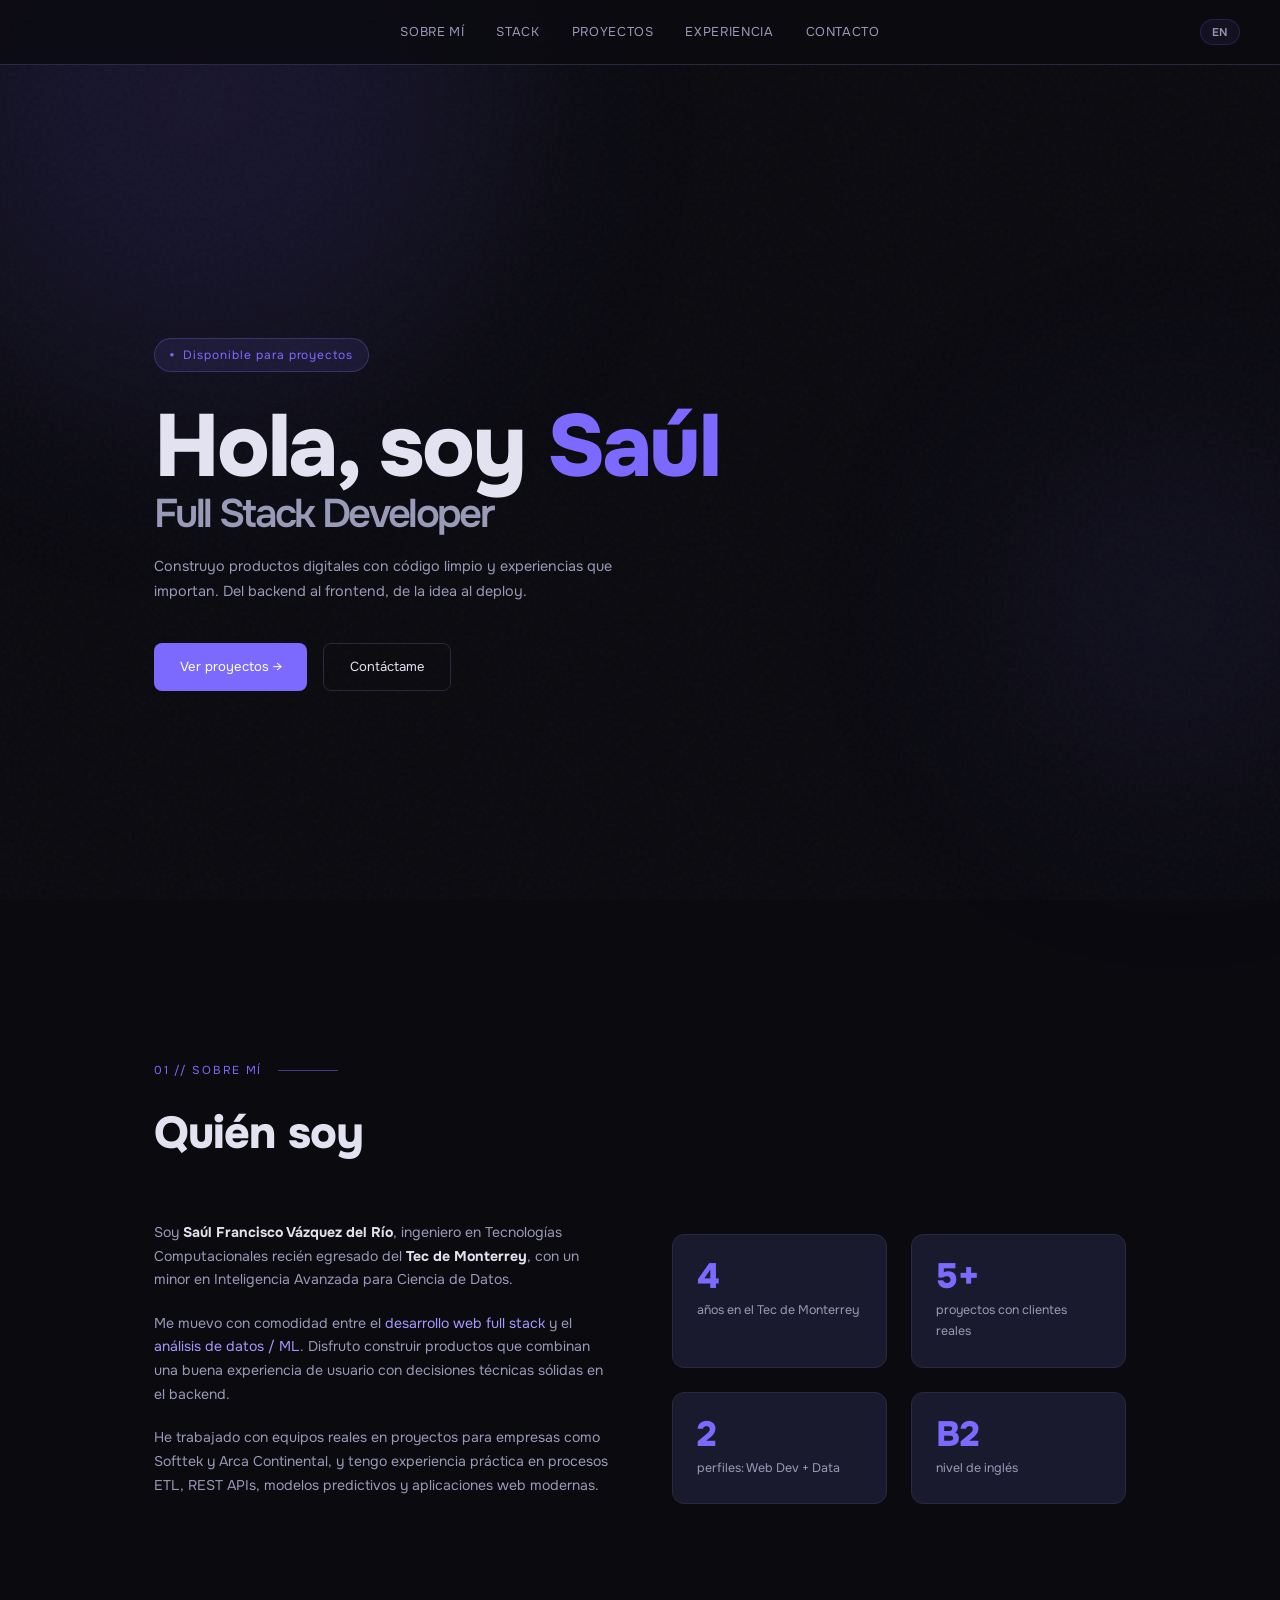
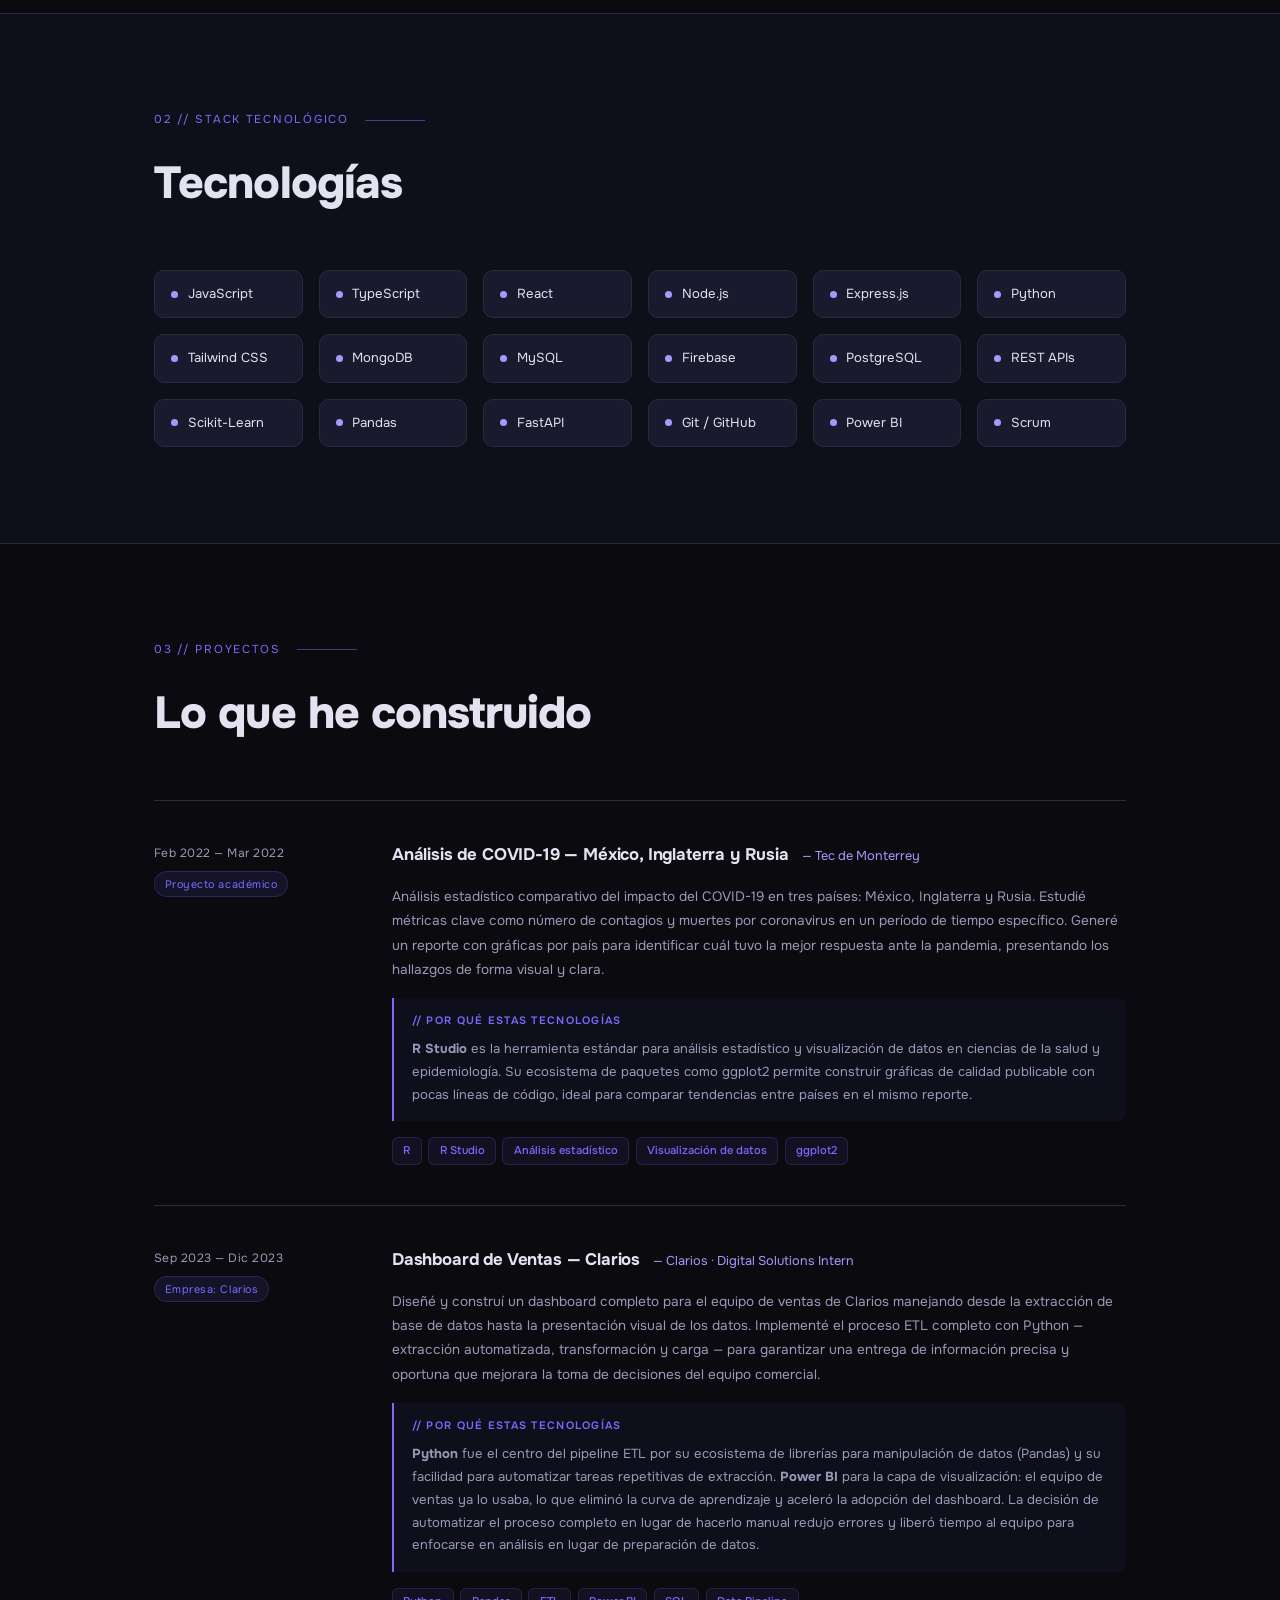
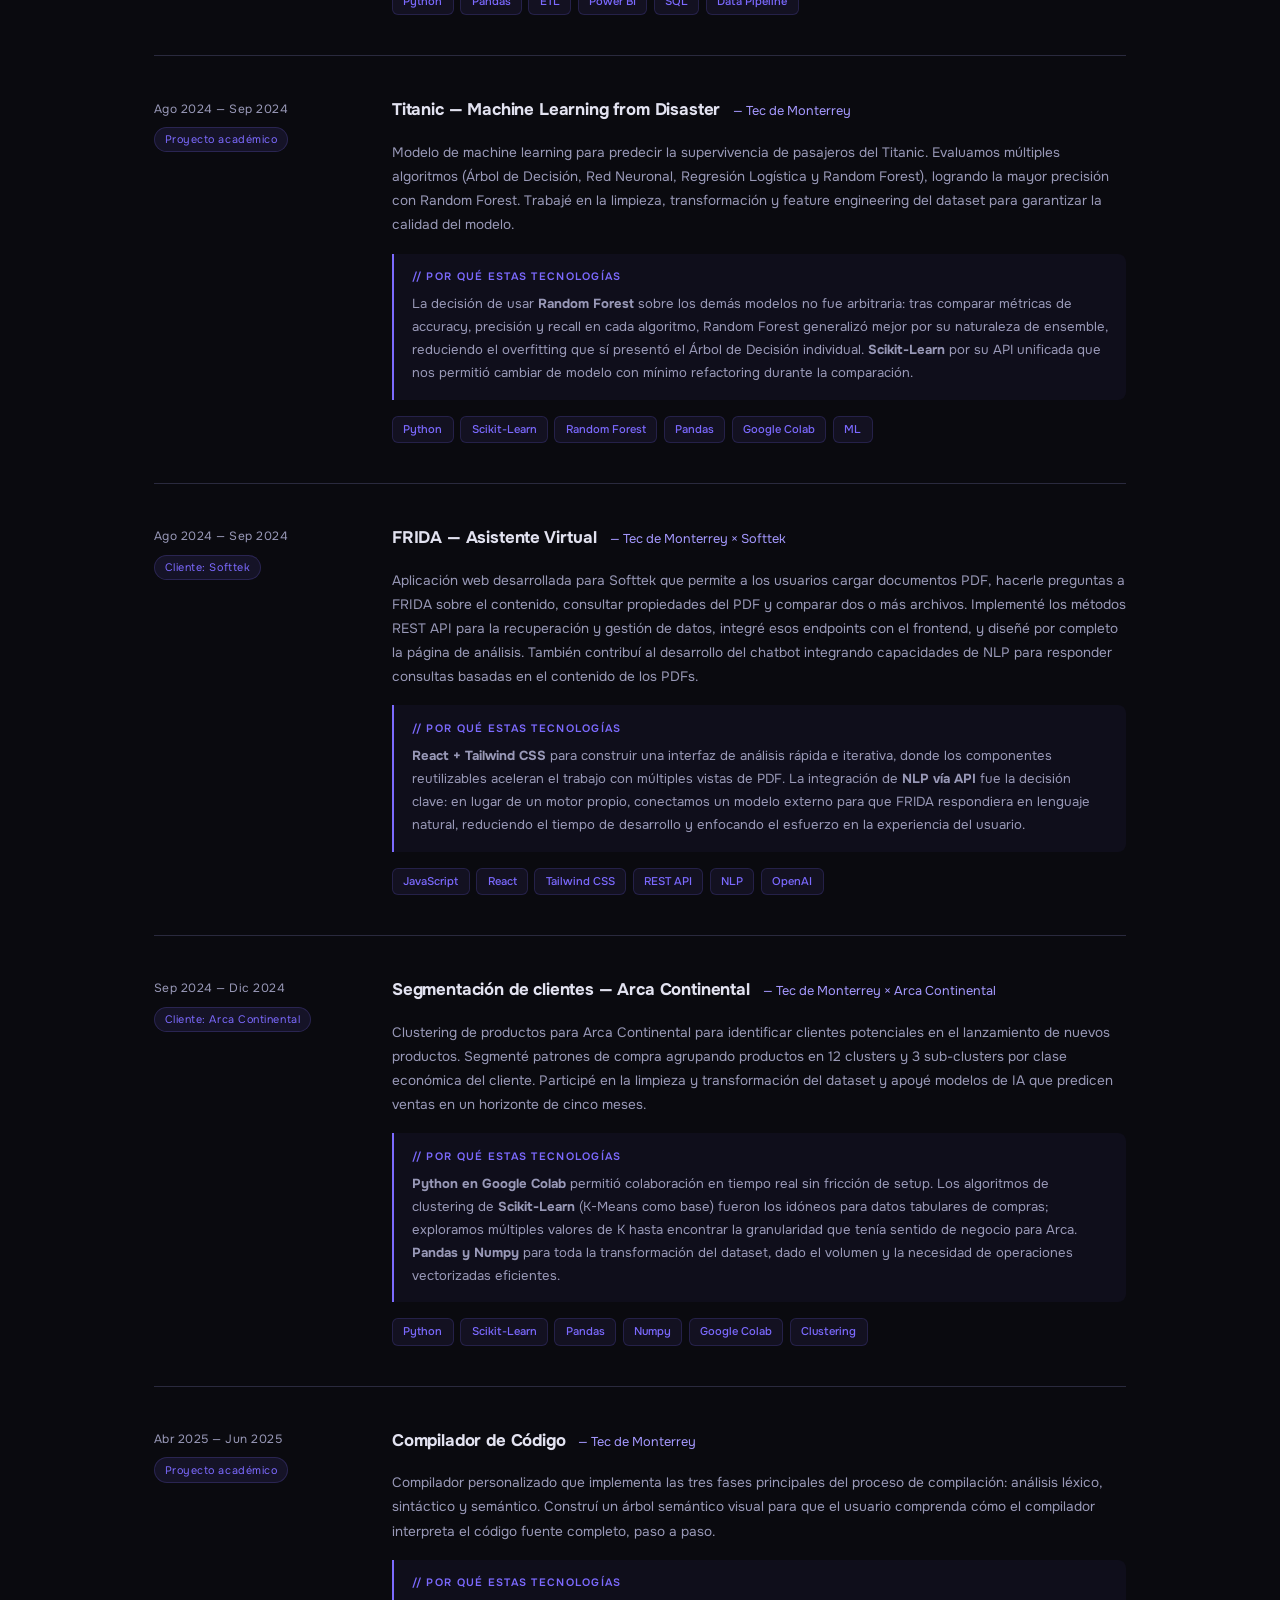
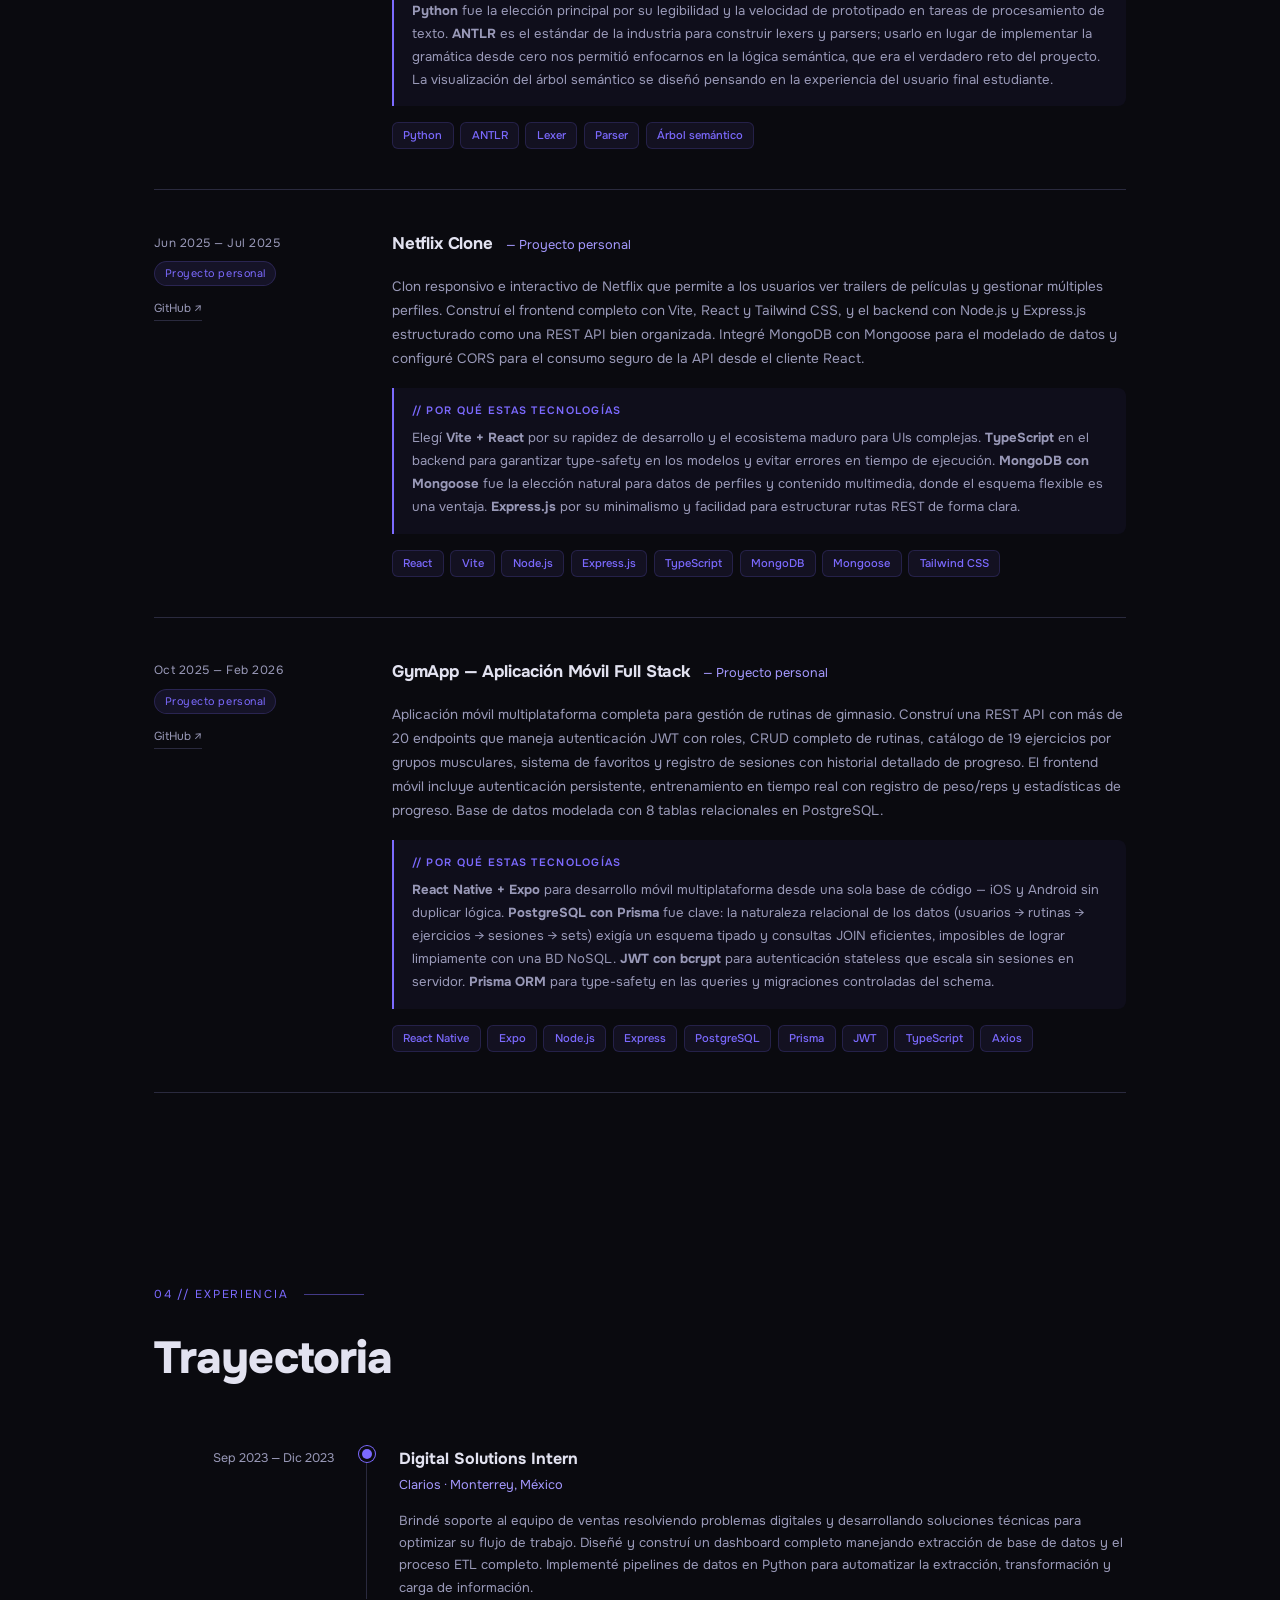
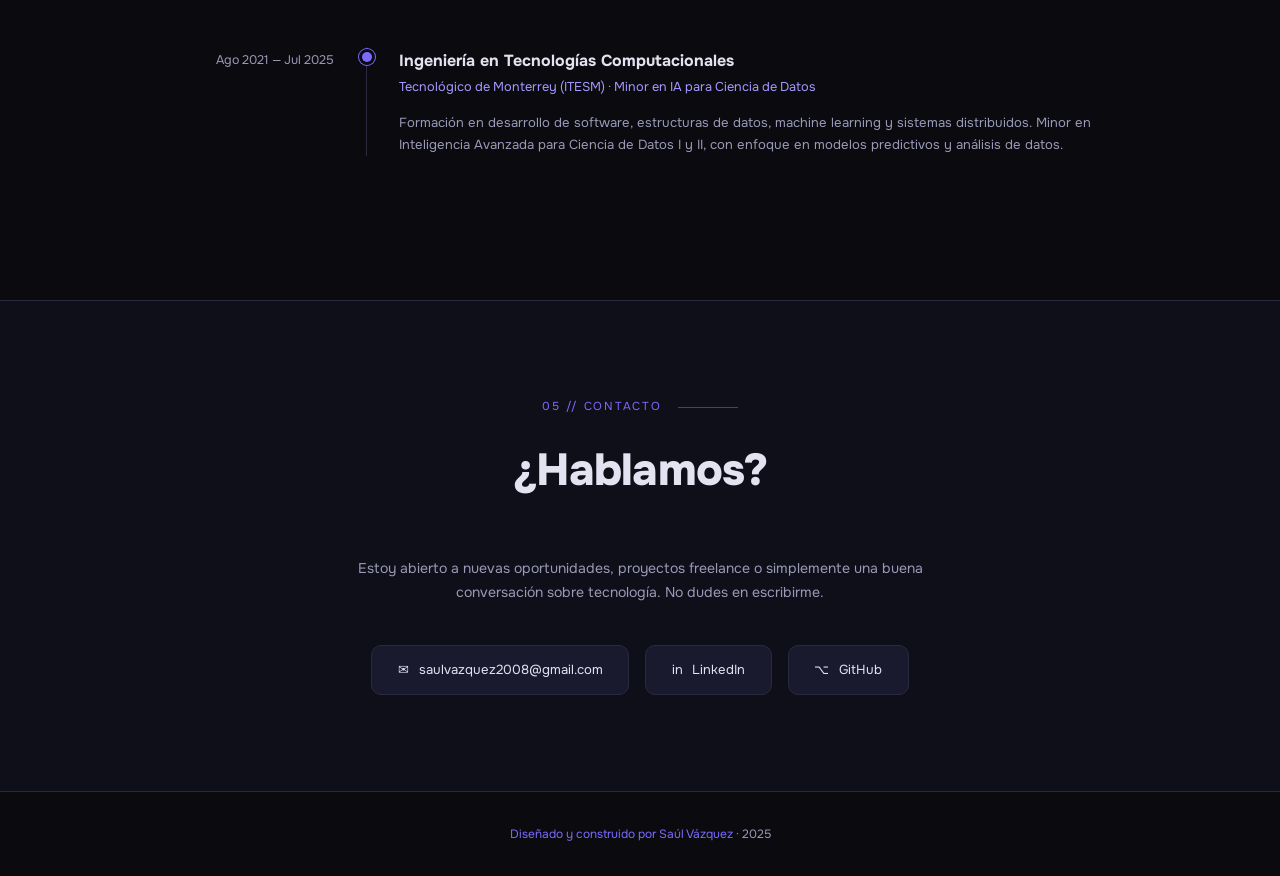
<file: portafolio.html>
<!DOCTYPE html>
<html lang="es">
<head>
  <meta charset="UTF-8" />
  <meta name="viewport" content="width=device-width, initial-scale=1.0"/>
  <title>Saúl Vázquez — Full Stack Developer</title>
  <link href="https://fonts.googleapis.com/css2?family=Onest:wght@300;400;500;600;700;800;900&display=swap" rel="stylesheet"/>
  <style>
    *, *::before, *::after { box-sizing: border-box; margin: 0; padding: 0; }

    :root {
      --bg: #0a0a0f;
      --surface: #111118;
      --border: #2a2a3e;
      --accent: #7c6aff;
      --accent2: #a599ff;
      --text: #e2e2f0;
      --muted: #9999b8;
      --card: #13131f;
    }

    html { scroll-behavior: smooth; }

    body {
      background: #0a0a0f;
      color: #e2e2f0;
      font-family: 'Onest', sans-serif;
      font-size: 15px;
      line-height: 1.7;
      overflow-x: hidden;
    }

    /* NOISE OVERLAY */
    body::before {
      content: '';
      position: fixed;
      inset: 0;
      background-image: url("data:image/svg+xml,%3Csvg viewBox='0 0 256 256' xmlns='http://www.w3.org/2000/svg'%3E%3Cfilter id='noise'%3E%3CfeTurbulence type='fractalNoise' baseFrequency='0.9' numOctaves='4' stitchTiles='stitch'/%3E%3C/filter%3E%3Crect width='100%25' height='100%25' filter='url(%23noise)' opacity='0.03'/%3E%3C/svg%3E");
      pointer-events: none;
      z-index: 0;
    }

    /* GRADIENT GLOW */
    .glow-orb {
      position: fixed;
      border-radius: 50%;
      filter: blur(120px);
      pointer-events: none;
      z-index: 0;
      opacity: 0.12;
    }
    .glow-orb-1 { width: 600px; height: 600px; background: #7c6aff; top: -200px; left: -100px; }
    .glow-orb-2 { width: 400px; height: 400px; background: #7c6aff; bottom: 10%; right: -100px; opacity: 0.07; }

    /* NAV */
    nav {
      position: fixed;
      top: 0; left: 0; right: 0;
      z-index: 100;
      display: flex;
      justify-content: center;
      align-items: center;
      padding: 1.2rem 4rem;
      background: rgba(10,10,15,0.8);
      backdrop-filter: blur(12px);
      border-bottom: 1px solid #2a2a3e;
    }

    .nav-links { display: flex; gap: 2rem; list-style: none; }
    .nav-links a {
      color: #9999b8;
      text-decoration: none;
      font-size: 0.8rem;
      letter-spacing: 0.05em;
      text-transform: uppercase;
      transition: color 0.2s;
    }
    .nav-links a:hover { color: #a599ff; }

    /* SECTIONS */
    section { position: relative; z-index: 1; }

    /* HERO */
    #hero {
      min-height: 100vh;
      display: flex;
      align-items: center;
      padding: 0 4rem;
      max-width: 1100px;
      margin: 0 auto;
    }

    .hero-content { animation: fadeUp 0.9s ease both; }

    .hero-tag {
      display: inline-flex;
      align-items: center;
      gap: 0.5rem;
      background: rgba(124,106,255,0.1);
      border: 1px solid rgba(124,106,255,0.3);
      color: #7c6aff;
      font-size: 0.75rem;
      padding: 0.35rem 0.9rem;
      border-radius: 999px;
      margin-bottom: 1.8rem;
      letter-spacing: 0.08em;
    }
    .hero-tag::before { content: '●'; font-size: 0.5rem; animation: pulse 2s infinite; }

    h1 {
      font-family: 'Onest', sans-serif;
      font-size: clamp(3rem, 7vw, 5.5rem);
      font-weight: 800;
      line-height: 1.05;
      letter-spacing: -0.03em;
      margin-bottom: 1.2rem;
    }
    h1 .name-accent { color: #7c6aff; }
    h1 .role-line {
      display: block;
      color: #9999b8;
      font-size: clamp(1.5rem, 3.5vw, 2.5rem);
      font-weight: 600;
    }

    .hero-desc {
      color: #9999b8;
      max-width: 520px;
      margin-bottom: 2.5rem;
      font-size: 0.9rem;
    }

    .hero-cta {
      display: flex;
      gap: 1rem;
      flex-wrap: wrap;
    }

    .btn {
      display: inline-flex;
      align-items: center;
      gap: 0.5rem;
      padding: 0.75rem 1.6rem;
      border-radius: 8px;
      font-family: 'Onest', sans-serif;
      font-size: 0.82rem;
      text-decoration: none;
      transition: all 0.25s;
      cursor: pointer;
      border: none;
    }
    .btn-primary {
      background: #7c6aff;
      color: #fff;
    }
    .btn-primary:hover { background: #6a58f0; transform: translateY(-2px); box-shadow: 0 8px 30px rgba(124,106,255,0.4); }
    .btn-ghost {
      background: transparent;
      color: #e2e2f0;
      border: 1px solid #2a2a3e;
    }
    .btn-ghost:hover { border-color: #7c6aff; color: #7c6aff; transform: translateY(-2px); }

    /* SECTION WRAPPER */
    .section-wrap {
      max-width: 1100px;
      margin: 0 auto;
      padding: 6rem 4rem;
    }

    .section-label {
      display: flex;
      align-items: center;
      gap: 1rem;
      color: #7c6aff;
      font-size: 0.72rem;
      letter-spacing: 0.15em;
      text-transform: uppercase;
      margin-bottom: 1rem;
    }
    .section-label::after {
      content: '';
      flex: 1;
      max-width: 60px;
      height: 1px;
      background: #7c6aff;
      opacity: 0.5;
    }

    h2 {
      font-family: 'Onest', sans-serif;
      font-size: clamp(1.8rem, 4vw, 2.8rem);
      font-weight: 800;
      letter-spacing: -0.02em;
      margin-bottom: 3rem;
      color: #e2e2f0;
    }

    /* ABOUT */
    .about-grid {
      display: grid;
      grid-template-columns: 1fr 1fr;
      gap: 4rem;
      align-items: center;
    }
    .about-text p {
      color: #9999b8;
      margin-bottom: 1.2rem;
      font-size: 0.88rem;
    }
    .about-text p strong { color: #e2e2f0; }
    .about-stats {
      display: grid;
      grid-template-columns: 1fr 1fr;
      gap: 1.5rem;
    }
    .stat-card {
      background: #1a1a2e;
      border: 1px solid #2a2a3e;
      border-radius: 12px;
      padding: 1.5rem;
      transition: border-color 0.2s;
    }
    .stat-card:hover { border-color: #7c6aff; }
    .stat-number {
      font-family: 'Onest', sans-serif;
      font-size: 2.2rem;
      font-weight: 800;
      color: #7c6aff;
      line-height: 1;
      margin-bottom: 0.4rem;
    }
    .stat-desc { color: #9999b8; font-size: 0.78rem; }

    /* SKILLS */
    #skills { background: #0f0f1a; border-top: 1px solid #2a2a3e; border-bottom: 1px solid #2a2a3e; }

    .skills-grid {
      display: grid;
      grid-template-columns: repeat(auto-fill, minmax(140px, 1fr));
      gap: 1rem;
    }
    .skill-chip {
      display: flex;
      align-items: center;
      gap: 0.6rem;
      background: #1a1a2e;
      border: 1px solid #2a2a3e;
      border-radius: 10px;
      padding: 0.75rem 1rem;
      font-size: 0.82rem;
      color: #e2e2f0;
      transition: all 0.2s;
      cursor: default;
    }
    .skill-chip:hover {
      border-color: #a599ff;
      color: #a599ff;
      transform: translateY(-2px);
    }
    .skill-dot { width: 7px; height: 7px; border-radius: 50%; background: #a599ff; flex-shrink: 0; }


    /* PROJECTS — CV style */
    .projects-list { display: flex; flex-direction: column; }
    .cv-project {
      display: grid;
      grid-template-columns: 190px 1fr;
      gap: 0 3rem;
      padding: 2.5rem 0;
      border-bottom: 1px solid #2a2a3e;
      transition: background 0.2s;
    }
    .cv-project:first-child { border-top: 1px solid #2a2a3e; }
    .cv-project:hover { background: rgba(124,106,255,0.03); }
    .cv-project-meta { display: flex; flex-direction: column; gap: 0.5rem; padding-top: 0.15rem; }
    .cv-project-period { font-size: 0.75rem; color: #9999b8; letter-spacing: 0.04em; }
    .cv-project-type {
      display: inline-block; font-size: 0.68rem; color: #7c6aff;
      background: rgba(124,106,255,0.1); border: 1px solid rgba(124,106,255,0.2);
      padding: 0.15rem 0.6rem; border-radius: 999px; letter-spacing: 0.05em; width: fit-content;
    }
    .cv-project-links { display: flex; gap: 0.8rem; margin-top: 0.3rem; }
    .cv-project-link {
      font-size: 0.73rem; color: #9999b8; text-decoration: none;
      border-bottom: 1px solid #2a2a3e; padding-bottom: 1px;
      transition: color 0.2s, border-color 0.2s;
    }
    .cv-project-link:hover { color: #7c6aff; border-color: #7c6aff; }
    .cv-project-body { display: flex; flex-direction: column; gap: 1rem; }
    .cv-project-header { display: flex; align-items: baseline; gap: 0.8rem; flex-wrap: wrap; }
    .cv-project-title { font-size: 1.05rem; font-weight: 700; color: #e2e2f0; letter-spacing: -0.01em; }
    .cv-project-where { font-size: 0.8rem; color: #a599ff; }
    .cv-project-desc { color: #9999b8; font-size: 0.85rem; line-height: 1.78; }
    .cv-project-reasoning {
      background: rgba(124,106,255,0.05); border-left: 2px solid #7c6aff;
      padding: 0.9rem 1.1rem; border-radius: 0 8px 8px 0;
    }
    .cv-project-reasoning-label {
      font-size: 0.67rem; color: #7c6aff; letter-spacing: 0.12em;
      text-transform: uppercase; margin-bottom: 0.45rem; font-weight: 600;
    }
    .cv-project-reasoning p { color: #9999b8; font-size: 0.82rem; line-height: 1.75; }
    .cv-project-tags { display: flex; flex-wrap: wrap; gap: 0.4rem; }
    .tag {
      background: rgba(124,106,255,0.08); border: 1px solid rgba(124,106,255,0.18);
      color: #7c6aff; font-size: 0.7rem; padding: 0.2rem 0.65rem;
      border-radius: 6px; font-weight: 500;
    }
    @media (max-width: 500px) {
      .cv-project { grid-template-columns: 1fr; gap: 1rem; }
    }

    /* EXPERIENCE */
    .timeline { display: flex; flex-direction: column; gap: 0; }
    .timeline-item {
      display: grid;
      grid-template-columns: 180px 1px 1fr;
      gap: 0 2rem;
      padding-bottom: 3rem;
    }
    .timeline-date {
      text-align: right;
      color: #9999b8;
      font-size: 0.78rem;
      padding-top: 0.2rem;
    }
    .timeline-line {
      position: relative;
      background: #2a2a3e;
      width: 1px;
    }
    .timeline-dot {
      position: absolute;
      top: 0.3rem;
      left: 50%;
      transform: translateX(-50%);
      width: 10px; height: 10px;
      border-radius: 50%;
      background: #7c6aff;
      box-shadow: 0 0 0 3px #0a0a0f, 0 0 0 4px #7c6aff;
    }
    .timeline-content { padding-top: 0; }
    .exp-role {
      font-family: 'Onest', sans-serif;
      font-size: 1rem;
      font-weight: 700;
      color: #e2e2f0;
      margin-bottom: 0.2rem;
    }
    .exp-company {
      color: #a599ff;
      font-size: 0.8rem;
      margin-bottom: 0.8rem;
    }
    .exp-desc { color: #9999b8; font-size: 0.82rem; }

    /* CONTACT */
    #contact { background: #0f0f1a; border-top: 1px solid #2a2a3e; }
    .contact-inner {
      text-align: center;
      max-width: 600px;
      margin: 0 auto;
    }
    .contact-inner p { color: #9999b8; font-size: 0.88rem; margin-bottom: 2.5rem; }
    .contact-links {
      display: flex;
      justify-content: center;
      gap: 1rem;
      flex-wrap: wrap;
    }
    .contact-btn {
      display: inline-flex;
      align-items: center;
      gap: 0.6rem;
      background: #1a1a2e;
      border: 1px solid #2a2a3e;
      color: #e2e2f0;
      padding: 0.8rem 1.6rem;
      border-radius: 10px;
      text-decoration: none;
      font-size: 0.82rem;
      transition: all 0.2s;
    }
    .contact-btn:hover { border-color: #7c6aff; color: #7c6aff; transform: translateY(-2px); }

    /* FOOTER */
    footer {
      border-top: 1px solid #2a2a3e;
      padding: 2rem 4rem;
      text-align: center;
      color: #9999b8;
      font-size: 0.75rem;
      position: relative;
      z-index: 1;
    }
    footer span { color: #7c6aff; }

    /* ANIMATIONS */
    @keyframes fadeUp {
      from { opacity: 0; transform: translateY(30px); }
      to { opacity: 1; transform: translateY(0); }
    }
    @keyframes pulse {
      0%, 100% { opacity: 1; }
      50% { opacity: 0.3; }
    }

    .fade-in {
      opacity: 1;
      transform: translateY(0);
    }
    .fade-in.visible { opacity: 1; transform: translateY(0); }

    /* SCROLLBAR */
    ::-webkit-scrollbar { width: 5px; }
    ::-webkit-scrollbar-track { background: #0a0a0f; }
    ::-webkit-scrollbar-thumb { background: #2a2a3e; border-radius: 3px; }

    /* RESPONSIVE */
    @media (max-width: 600px) {
      nav { padding: 1rem 1.5rem; }
      .nav-links { gap: 1rem; }
      #hero, .section-wrap { padding-left: 1.5rem; padding-right: 1.5rem; }
      .about-grid { grid-template-columns: 1fr; gap: 2rem; }
      .timeline-item { grid-template-columns: 1fr; }
      .timeline-date { text-align: left; }
      .timeline-line { display: none; }
      footer { padding: 1.5rem; }
    }

    /* CURSOR HIGHLIGHT */
    .highlight { color: #a599ff; }

    /* ── NAV CONTROLS ── */
    nav { position: relative; }
    .nav-controls {
      display: flex;
      align-items: center;
      gap: 0.5rem;
      position: absolute;
      right: 2.5rem;
    }
    .nav-btn {
      background: rgba(124,106,255,0.08);
      border: 1px solid rgba(124,106,255,0.2);
      color: #9999b8;
      font-family: 'Onest', sans-serif;
      font-size: 0.7rem;
      font-weight: 600;
      letter-spacing: 0.05em;
      padding: 0.3rem 0.7rem;
      border-radius: 999px;
      cursor: pointer;
      transition: all 0.2s;
    }
    .nav-btn:hover {
      background: rgba(124,106,255,0.18);
      border-color: #7c6aff;
      color: #a599ff;
    }
  </style>
</head>
<body>

  <div class="glow-orb glow-orb-1"></div>
  <div class="glow-orb glow-orb-2"></div>

  <!-- NAV -->
  <nav>
    <ul class="nav-links">
      <li><a href="#about" data-es="sobre mí" data-en="about">sobre mí</a></li>
      <li><a href="#skills">stack</a></li>
      <li><a href="#projects" data-es="proyectos" data-en="projects">proyectos</a></li>
      <li><a href="#experience" data-es="experiencia" data-en="experience">experiencia</a></li>
      <li><a href="#contact" data-es="contacto" data-en="contact">contacto</a></li>
    </ul>
    <div class="nav-controls">
      <button class="nav-btn" id="langBtn" title="Switch language">EN</button>
    </div>
  </nav>

  <!-- HERO -->
  <section id="hero">
    <div class="hero-content">
      <div class="hero-tag" data-es="Disponible para proyectos" data-en="Available for projects">Disponible para proyectos</div>
      <h1>
        <span data-es="Hola, soy " data-en="Hi, I'm ">Hola, soy </span><span class="name-accent">Saúl</span>
        <span class="role-line">Full Stack Developer</span>
      </h1>
      <p class="hero-desc" data-es="Construyo productos digitales con código limpio y experiencias que importan. Del backend al frontend, de la idea al deploy." data-en="I build digital products with clean code and experiences that matter. From backend to frontend, from idea to deployment.">
        Construyo productos digitales con código limpio y experiencias que importan.
        Del backend al frontend, de la idea al deploy.
      </p>
      <div class="hero-cta">
        <a href="#projects" class="btn btn-primary" data-es="Ver proyectos →" data-en="View projects →">Ver proyectos →</a>
        <a href="#contact" class="btn btn-ghost" data-es="Contáctame" data-en="Contact me">Contáctame</a>
      </div>
    </div>
  </section>

  <!-- ABOUT -->
  <section id="about">
    <div class="section-wrap">
      <div class="section-label" data-es="01 // sobre mí" data-en="01 // about me">01 // sobre mí</div>
      <h2 data-es="Quién soy" data-en="Who I am">Quién soy</h2>
      <div class="about-grid">
        <div class="about-text">
          <p data-es="Soy <strong>Saúl Francisco Vázquez del Río</strong>, ingeniero en Tecnologías Computacionales recién egresado del <strong>Tec de Monterrey</strong>, con un minor en Inteligencia Avanzada para Ciencia de Datos." data-en="I'm <strong>Saúl Francisco Vázquez del Río</strong>, a Computer Science Engineer recently graduated from <strong>Tec de Monterrey</strong>, with a minor in Advanced Intelligence for Data Science.">
            Soy <strong>Saúl Francisco Vázquez del Río</strong>, ingeniero en Tecnologías Computacionales
            recién egresado del <strong>Tec de Monterrey</strong>, con un minor en Inteligencia Avanzada para Ciencia de Datos.
          </p>
          <p data-es="Me muevo con comodidad entre el <span class='highlight'>desarrollo web full stack</span> y el <span class='highlight'>análisis de datos / ML</span>. Disfruto construir productos que combinan una buena experiencia de usuario con decisiones técnicas sólidas en el backend." data-en="I move comfortably between <span class='highlight'>full stack web development</span> and <span class='highlight'>data analysis / ML</span>. I enjoy building products that combine great user experience with solid technical decisions on the backend.">
            Me muevo con comodidad entre el <span class="highlight">desarrollo web full stack</span> y el
            <span class="highlight">análisis de datos / ML</span>. Disfruto construir productos que combinan
            una buena experiencia de usuario con decisiones técnicas sólidas en el backend.
          </p>
          <p data-es="He trabajado con equipos reales en proyectos para empresas como Softtek y Arca Continental, y tengo experiencia práctica en procesos ETL, REST APIs, modelos predictivos y aplicaciones web modernas." data-en="I've worked with real teams on projects for companies like Softtek and Arca Continental, with hands-on experience in ETL processes, REST APIs, predictive models and modern web applications.">
            He trabajado con equipos reales en proyectos para empresas como Softtek y Arca Continental,
            y tengo experiencia práctica en procesos ETL, REST APIs, modelos predictivos y aplicaciones web modernas.
          </p>
        </div>
        <div class="about-stats">
          <div class="stat-card">
            <div class="stat-number">4</div>
            <div class="stat-desc" data-es="años en el Tec de Monterrey" data-en="years at Tec de Monterrey">años en el Tec de Monterrey</div>
          </div>
          <div class="stat-card">
            <div class="stat-number">5+</div>
            <div class="stat-desc" data-es="proyectos con clientes reales" data-en="projects with real clients">proyectos con clientes reales</div>
          </div>
          <div class="stat-card">
            <div class="stat-number">2</div>
            <div class="stat-desc" data-es="perfiles: Web Dev + Data" data-en="profiles: Web Dev + Data">perfiles: Web Dev + Data</div>
          </div>
          <div class="stat-card">
            <div class="stat-number">B2</div>
            <div class="stat-desc" data-es="nivel de inglés" data-en="English level">nivel de inglés</div>
          </div>
        </div>
      </div>
    </div>
  </section>

  <!-- SKILLS -->
  <section id="skills">
    <div class="section-wrap">
      <div class="section-label" data-es="02 // stack tecnológico" data-en="02 // tech stack">02 // stack tecnológico</div>
      <h2 data-es="Tecnologías" data-en="Technologies">Tecnologías</h2>
      <div class="skills-grid">
        <div class="skill-chip"><span class="skill-dot"></span>JavaScript</div>
        <div class="skill-chip"><span class="skill-dot"></span>TypeScript</div>
        <div class="skill-chip"><span class="skill-dot"></span>React</div>
        <div class="skill-chip"><span class="skill-dot"></span>Node.js</div>
        <div class="skill-chip"><span class="skill-dot"></span>Express.js</div>
        <div class="skill-chip"><span class="skill-dot"></span>Python</div>
        <div class="skill-chip"><span class="skill-dot"></span>Tailwind CSS</div>
        <div class="skill-chip"><span class="skill-dot"></span>MongoDB</div>
        <div class="skill-chip"><span class="skill-dot"></span>MySQL</div>
        <div class="skill-chip"><span class="skill-dot"></span>Firebase</div>
        <div class="skill-chip"><span class="skill-dot"></span>PostgreSQL</div>
        <div class="skill-chip"><span class="skill-dot"></span>REST APIs</div>
        <div class="skill-chip"><span class="skill-dot"></span>Scikit-Learn</div>
        <div class="skill-chip"><span class="skill-dot"></span>Pandas</div>
        <div class="skill-chip"><span class="skill-dot"></span>FastAPI</div>
        <div class="skill-chip"><span class="skill-dot"></span>Git / GitHub</div>
        <div class="skill-chip"><span class="skill-dot"></span>Power BI</div>
        <div class="skill-chip"><span class="skill-dot"></span>Scrum</div>
      </div>
    </div>
  </section>

  <!-- PROJECTS -->
  <section id="projects">
    <div class="section-wrap">
      <div class="section-label" data-es="03 // proyectos" data-en="03 // projects">03 // proyectos</div>
      <h2 data-es="Lo que he construido" data-en="What I've built">Lo que he construido</h2>
      <div class="projects-list">

        <!-- R Studio COVID -->
        <div class="cv-project">
          <div class="cv-project-meta">
            <span class="cv-project-period">Feb 2022 — Mar 2022</span>
            <span class="cv-project-type" data-es="Proyecto académico" data-en="Academic project">Proyecto académico</span>
          </div>
          <div class="cv-project-body">
            <div class="cv-project-header">
              <span class="cv-project-title" data-es="Análisis de COVID-19 — México, Inglaterra y Rusia" data-en="COVID-19 Analysis — Mexico, England and Russia">Análisis de COVID-19 — México, Inglaterra y Rusia</span>
              <span class="cv-project-where">— Tec de Monterrey</span>
            </div>
            <p class="cv-project-desc" data-es="Análisis estadístico comparativo del impacto del COVID-19 en tres países: México, Inglaterra y Rusia. Estudié métricas clave como número de contagios y muertes por coronavirus en un período de tiempo específico. Generé un reporte con gráficas por país para identificar cuál tuvo la mejor respuesta ante la pandemia, presentando los hallazgos de forma visual y clara." data-en="Comparative statistical analysis of COVID-19's impact across three countries: Mexico, England and Russia. I studied key metrics such as infection and death counts within a specific time period. Generated a report with charts per country to identify which had the best response to the pandemic, presenting findings in a clear, visual way.">
              Análisis estadístico comparativo del impacto del COVID-19 en tres países: México, Inglaterra
              y Rusia. Estudié métricas clave como número de contagios y muertes por coronavirus en un
              período de tiempo específico. Generé un reporte con gráficas por país para identificar
              cuál tuvo la mejor respuesta ante la pandemia, presentando los hallazgos de forma visual y clara.
            </p>
            <div class="cv-project-reasoning">
              <div class="cv-project-reasoning-label" data-es="// Por qué estas tecnologías" data-en="// Why these technologies">// Por qué estas tecnologías</div>
              <p data-es="<strong>R Studio</strong> es la herramienta estándar para análisis estadístico y visualización de datos en ciencias de la salud y epidemiología. Su ecosistema de paquetes como ggplot2 permite construir gráficas de calidad publicable con pocas líneas de código, ideal para comparar tendencias entre países en el mismo reporte." data-en="<strong>R Studio</strong> is the standard tool for statistical analysis and data visualization in health sciences and epidemiology. Its package ecosystem, including ggplot2, lets you build publication-quality charts with few lines of code — ideal for comparing country-level trends in a single report.">
                <strong>R Studio</strong> es la herramienta estándar para análisis estadístico y visualización
                de datos en ciencias de la salud y epidemiología. Su ecosistema de paquetes como ggplot2
                permite construir gráficas de calidad publicable con pocas líneas de código, ideal para
                comparar tendencias entre países en el mismo reporte.
              </p>
            </div>
            <div class="cv-project-tags">
              <span class="tag">R</span>
              <span class="tag">R Studio</span>
              <span class="tag" data-es="Análisis estadístico" data-en="Statistical analysis">Análisis estadístico</span>
              <span class="tag" data-es="Visualización de datos" data-en="Data visualization">Visualización de datos</span>
              <span class="tag">ggplot2</span>
            </div>
          </div>
        </div>

        <!-- Clarios Dashboard -->
        <div class="cv-project">
          <div class="cv-project-meta">
            <span class="cv-project-period">Sep 2023 — Dic 2023</span>
            <span class="cv-project-type" data-es="Empresa: Clarios" data-en="Company: Clarios">Empresa: Clarios</span>
          </div>
          <div class="cv-project-body">
            <div class="cv-project-header">
              <span class="cv-project-title" data-es="Dashboard de Ventas — Clarios" data-en="Sales Dashboard — Clarios">Dashboard de Ventas — Clarios</span>
              <span class="cv-project-where" data-es="— Clarios · Digital Solutions Intern" data-en="— Clarios · Digital Solutions Intern">— Clarios · Digital Solutions Intern</span>
            </div>
            <p class="cv-project-desc" data-es="Diseñé y construí un dashboard completo para el equipo de ventas de Clarios manejando desde la extracción de base de datos hasta la presentación visual de los datos. Implementé el proceso ETL completo con Python — extracción automatizada, transformación y carga — para garantizar una entrega de información precisa y oportuna que mejorara la toma de decisiones del equipo comercial." data-en="Designed and built a complete dashboard for Clarios' sales team, handling everything from database extraction to visual data presentation. Implemented the full ETL process with Python — automated extraction, transformation and loading — to ensure accurate, timely data delivery that improved commercial decision-making.">
              Diseñé y construí un dashboard completo para el equipo de ventas de Clarios manejando
              desde la extracción de base de datos hasta la presentación visual de los datos. Implementé
              el proceso ETL completo con Python — extracción automatizada, transformación y carga —
              para garantizar una entrega de información precisa y oportuna que mejorara la toma de
              decisiones del equipo comercial.
            </p>
            <div class="cv-project-reasoning">
              <div class="cv-project-reasoning-label" data-es="// Por qué estas tecnologías" data-en="// Why these technologies">// Por qué estas tecnologías</div>
              <p data-es="<strong>Python</strong> fue el centro del pipeline ETL por su ecosistema de librerías para manipulación de datos (Pandas) y su facilidad para automatizar tareas repetitivas de extracción. <strong>Power BI</strong> para la capa de visualización: el equipo de ventas ya lo usaba, lo que eliminó la curva de aprendizaje y aceleró la adopción del dashboard. La decisión de automatizar el proceso completo en lugar de hacerlo manual redujo errores y liberó tiempo al equipo para enfocarse en análisis en lugar de preparación de datos." data-en="<strong>Python</strong> was the core of the ETL pipeline due to its data manipulation ecosystem (Pandas) and ease of automating repetitive extraction tasks. <strong>Power BI</strong> for the visualization layer: the sales team already used it, eliminating the learning curve and speeding up adoption. Automating the full process instead of doing it manually reduced errors and freed the team to focus on analysis rather than data prep.">
                <strong>Python</strong> fue el centro del pipeline ETL por su ecosistema de librerías para
                manipulación de datos (Pandas) y su facilidad para automatizar tareas repetitivas de extracción.
                <strong>Power BI</strong> para la capa de visualización: el equipo de ventas ya lo usaba,
                lo que eliminó la curva de aprendizaje y aceleró la adopción del dashboard. La decisión de
                automatizar el proceso completo en lugar de hacerlo manual redujo errores y liberó tiempo
                al equipo para enfocarse en análisis en lugar de preparación de datos.
              </p>
            </div>
            <div class="cv-project-tags">
              <span class="tag">Python</span>
              <span class="tag">Pandas</span>
              <span class="tag">ETL</span>
              <span class="tag">Power BI</span>
              <span class="tag">SQL</span>
              <span class="tag">Data Pipeline</span>
            </div>
          </div>
        </div>

        <!-- Titanic ML -->
        <div class="cv-project">
          <div class="cv-project-meta">
            <span class="cv-project-period">Ago 2024 — Sep 2024</span>
            <span class="cv-project-type" data-es="Proyecto académico" data-en="Academic project">Proyecto académico</span>
          </div>
          <div class="cv-project-body">
            <div class="cv-project-header">
              <span class="cv-project-title">Titanic — Machine Learning from Disaster</span>
              <span class="cv-project-where">— Tec de Monterrey</span>
            </div>
            <p class="cv-project-desc" data-es="Modelo de machine learning para predecir la supervivencia de pasajeros del Titanic. Evaluamos múltiples algoritmos (Árbol de Decisión, Red Neuronal, Regresión Logística y Random Forest), logrando la mayor precisión con Random Forest. Trabajé en la limpieza, transformación y feature engineering del dataset para garantizar la calidad del modelo." data-en="Machine learning model to predict Titanic passenger survival. We evaluated multiple algorithms (Decision Tree, Neural Network, Logistic Regression and Random Forest), achieving the best accuracy with Random Forest. I worked on dataset cleaning, transformation and feature engineering to ensure model quality.">
              Modelo de machine learning para predecir la supervivencia de pasajeros del Titanic.
              Evaluamos múltiples algoritmos (Árbol de Decisión, Red Neuronal, Regresión Logística y
              Random Forest), logrando la mayor precisión con Random Forest. Trabajé en la limpieza,
              transformación y feature engineering del dataset para garantizar la calidad del modelo.
            </p>
            <div class="cv-project-reasoning">
              <div class="cv-project-reasoning-label" data-es="// Por qué estas tecnologías" data-en="// Why these technologies">// Por qué estas tecnologías</div>
              <p data-es="La decisión de usar <strong>Random Forest</strong> sobre los demás modelos no fue arbitraria: tras comparar métricas de accuracy, precisión y recall en cada algoritmo, Random Forest generalizó mejor por su naturaleza de ensemble, reduciendo el overfitting que sí presentó el Árbol de Decisión individual. <strong>Scikit-Learn</strong> por su API unificada que nos permitió cambiar de modelo con mínimo refactoring durante la comparación." data-en="The choice of <strong>Random Forest</strong> over other models wasn't arbitrary: after comparing accuracy, precision and recall across algorithms, Random Forest generalized best due to its ensemble nature, reducing the overfitting seen in the single Decision Tree. <strong>Scikit-Learn</strong> for its unified API that let us swap models with minimal refactoring during comparison.">
                La decisión de usar <strong>Random Forest</strong> sobre los demás modelos no fue arbitraria:
                tras comparar métricas de accuracy, precisión y recall en cada algoritmo, Random Forest
                generalizó mejor por su naturaleza de ensemble, reduciendo el overfitting que sí presentó
                el Árbol de Decisión individual. <strong>Scikit-Learn</strong> por su API unificada que nos
                permitió cambiar de modelo con mínimo refactoring durante la comparación.
              </p>
            </div>
            <div class="cv-project-tags">
              <span class="tag">Python</span>
              <span class="tag">Scikit-Learn</span>
              <span class="tag">Random Forest</span>
              <span class="tag">Pandas</span>
              <span class="tag">Google Colab</span>
              <span class="tag">ML</span>
            </div>
          </div>
        </div>

        <!-- FRIDA Virtual Assistant -->
        <div class="cv-project">
          <div class="cv-project-meta">
            <span class="cv-project-period">Ago 2024 — Sep 2024</span>
            <span class="cv-project-type" data-es="Cliente: Softtek" data-en="Client: Softtek">Cliente: Softtek</span>
          </div>
          <div class="cv-project-body">
            <div class="cv-project-header">
              <span class="cv-project-title" data-es="FRIDA — Asistente Virtual" data-en="FRIDA — Virtual Assistant">FRIDA — Asistente Virtual</span>
              <span class="cv-project-where">— Tec de Monterrey × Softtek</span>
            </div>
            <p class="cv-project-desc" data-es="Aplicación web desarrollada para Softtek que permite a los usuarios cargar documentos PDF, hacerle preguntas a FRIDA sobre el contenido, consultar propiedades del PDF y comparar dos o más archivos. Implementé los métodos REST API para la recuperación y gestión de datos, integré esos endpoints con el frontend, y diseñé por completo la página de análisis. También contribuí al desarrollo del chatbot integrando capacidades de NLP para responder consultas basadas en el contenido de los PDFs." data-en="Web application developed for Softtek that lets users upload PDF documents, ask FRIDA questions about the content, query PDF properties, and compare two or more files. I implemented REST API methods for data retrieval and management, integrated those endpoints with the frontend, and fully designed the analysis page. I also contributed to the chatbot by integrating NLP capabilities to answer queries based on PDF content.">
              Aplicación web desarrollada para Softtek que permite a los usuarios cargar documentos PDF,
              hacerle preguntas a FRIDA sobre el contenido, consultar propiedades del PDF y comparar
              dos o más archivos. Implementé los métodos REST API para la recuperación y gestión de datos,
              integré esos endpoints con el frontend, y diseñé por completo la página de análisis.
              También contribuí al desarrollo del chatbot integrando capacidades de NLP para responder
              consultas basadas en el contenido de los PDFs.
            </p>
            <div class="cv-project-reasoning">
              <div class="cv-project-reasoning-label" data-es="// Por qué estas tecnologías" data-en="// Why these technologies">// Por qué estas tecnologías</div>
              <p data-es="<strong>React + Tailwind CSS</strong> para construir una interfaz de análisis rápida e iterativa, donde los componentes reutilizables aceleran el trabajo con múltiples vistas de PDF. La integración de <strong>NLP vía API</strong> fue la decisión clave: en lugar de un motor propio, conectamos un modelo externo para que FRIDA respondiera en lenguaje natural, reduciendo el tiempo de desarrollo y enfocando el esfuerzo en la experiencia del usuario." data-en="<strong>React + Tailwind CSS</strong> to build a fast, iterative analysis interface where reusable components speed up work across multiple PDF views. The key decision was integrating <strong>NLP via API</strong>: instead of building our own engine, we connected an external model so FRIDA could answer in natural language — reducing development time and focusing effort on the user experience.">
                <strong>React + Tailwind CSS</strong> para construir una interfaz de análisis rápida e iterativa,
                donde los componentes reutilizables aceleran el trabajo con múltiples vistas de PDF.
                La integración de <strong>NLP vía API</strong> fue la decisión clave: en lugar de un motor propio,
                conectamos un modelo externo para que FRIDA respondiera en lenguaje natural, reduciendo
                el tiempo de desarrollo y enfocando el esfuerzo en la experiencia del usuario.
              </p>
            </div>
            <div class="cv-project-tags">
              <span class="tag">JavaScript</span>
              <span class="tag">React</span>
              <span class="tag">Tailwind CSS</span>
              <span class="tag">REST API</span>
              <span class="tag">NLP</span>
              <span class="tag">OpenAI</span>
            </div>
          </div>
        </div>

        <!-- Arca Continental clustering -->
        <div class="cv-project">
          <div class="cv-project-meta">
            <span class="cv-project-period">Sep 2024 — Dic 2024</span>
            <span class="cv-project-type" data-es="Cliente: Arca Continental" data-en="Client: Arca Continental">Cliente: Arca Continental</span>
          </div>
          <div class="cv-project-body">
            <div class="cv-project-header">
              <span class="cv-project-title" data-es="Segmentación de clientes — Arca Continental" data-en="Customer Segmentation — Arca Continental">Segmentación de clientes — Arca Continental</span>
              <span class="cv-project-where">— Tec de Monterrey × Arca Continental</span>
            </div>
            <p class="cv-project-desc" data-es="Clustering de productos para Arca Continental para identificar clientes potenciales en el lanzamiento de nuevos productos. Segmenté patrones de compra agrupando productos en 12 clusters y 3 sub-clusters por clase económica del cliente. Participé en la limpieza y transformación del dataset y apoyé modelos de IA que predicen ventas en un horizonte de cinco meses." data-en="Product clustering for Arca Continental to identify potential customers for new product launches. I segmented purchasing patterns grouping products into 12 clusters and 3 sub-clusters by customer economic class. I contributed to dataset cleaning and transformation, and supported AI models predicting sales over a five-month horizon.">
              Clustering de productos para Arca Continental para identificar clientes potenciales en el
              lanzamiento de nuevos productos. Segmenté patrones de compra agrupando productos en 12 clusters
              y 3 sub-clusters por clase económica del cliente. Participé en la limpieza y transformación
              del dataset y apoyé modelos de IA que predicen ventas en un horizonte de cinco meses.
            </p>
            <div class="cv-project-reasoning">
              <div class="cv-project-reasoning-label" data-es="// Por qué estas tecnologías" data-en="// Why these technologies">// Por qué estas tecnologías</div>
              <p data-es="<strong>Python en Google Colab</strong> permitió colaboración en tiempo real sin fricción de setup. Los algoritmos de clustering de <strong>Scikit-Learn</strong> (K-Means como base) fueron los idóneos para datos tabulares de compras; exploramos múltiples valores de K hasta encontrar la granularidad que tenía sentido de negocio para Arca. <strong>Pandas y Numpy</strong> para toda la transformación del dataset, dado el volumen y la necesidad de operaciones vectorizadas eficientes." data-en="<strong>Python on Google Colab</strong> enabled real-time collaboration with no setup friction. <strong>Scikit-Learn</strong>'s clustering algorithms (K-Means as the base) were ideal for tabular purchase data; we explored multiple K values until finding the granularity that made business sense for Arca. <strong>Pandas and Numpy</strong> for all dataset transformation, given the volume and need for efficient vectorized operations.">
                <strong>Python en Google Colab</strong> permitió colaboración en tiempo real sin fricción de setup.
                Los algoritmos de clustering de <strong>Scikit-Learn</strong> (K-Means como base) fueron los idóneos
                para datos tabulares de compras; exploramos múltiples valores de K hasta encontrar
                la granularidad que tenía sentido de negocio para Arca. <strong>Pandas y Numpy</strong>
                para toda la transformación del dataset, dado el volumen y la necesidad de operaciones
                vectorizadas eficientes.
              </p>
            </div>
            <div class="cv-project-tags">
              <span class="tag">Python</span>
              <span class="tag">Scikit-Learn</span>
              <span class="tag">Pandas</span>
              <span class="tag">Numpy</span>
              <span class="tag">Google Colab</span>
              <span class="tag">Clustering</span>
            </div>
          </div>
        </div>

        <!-- Compilador de Código -->
        <div class="cv-project">
          <div class="cv-project-meta">
            <span class="cv-project-period">Abr 2025 — Jun 2025</span>
            <span class="cv-project-type" data-es="Proyecto académico" data-en="Academic project">Proyecto académico</span>
          </div>
          <div class="cv-project-body">
            <div class="cv-project-header">
              <span class="cv-project-title" data-es="Compilador de Código" data-en="Code Compiler">Compilador de Código</span>
              <span class="cv-project-where">— Tec de Monterrey</span>
            </div>
            <p class="cv-project-desc" data-es="Compilador personalizado que implementa las tres fases principales del proceso de compilación: análisis léxico, sintáctico y semántico. Construí un árbol semántico visual para que el usuario comprenda cómo el compilador interpreta el código fuente completo, paso a paso." data-en="Custom compiler implementing the three main phases of the compilation process: lexical, syntactic and semantic analysis. I built a visual semantic tree so users can understand how the compiler interprets source code step by step.">
              Compilador personalizado que implementa las tres fases principales del proceso de compilación:
              análisis léxico, sintáctico y semántico. Construí un árbol semántico visual para que el usuario
              comprenda cómo el compilador interpreta el código fuente completo, paso a paso.
            </p>
            <div class="cv-project-reasoning">
              <div class="cv-project-reasoning-label" data-es="// Por qué estas tecnologías" data-en="// Why these technologies">// Por qué estas tecnologías</div>
              <p data-es="<strong>Python</strong> fue la elección principal por su legibilidad y la velocidad de prototipado en tareas de procesamiento de texto. <strong>ANTLR</strong> es el estándar de la industria para construir lexers y parsers; usarlo en lugar de implementar la gramática desde cero nos permitió enfocarnos en la lógica semántica, que era el verdadero reto del proyecto. La visualización del árbol semántico se diseñó pensando en la experiencia del usuario final estudiante." data-en="<strong>Python</strong> was the main choice for its readability and prototyping speed on text processing tasks. <strong>ANTLR</strong> is the industry standard for building lexers and parsers; using it instead of implementing the grammar from scratch let us focus on the semantic logic, which was the real challenge. The semantic tree visualization was designed with the student end-user experience in mind.">
                <strong>Python</strong> fue la elección principal por su legibilidad y la velocidad de prototipado
                en tareas de procesamiento de texto. <strong>ANTLR</strong> es el estándar de la industria para
                construir lexers y parsers; usarlo en lugar de implementar la gramática desde cero nos permitió
                enfocarnos en la lógica semántica, que era el verdadero reto del proyecto. La visualización
                del árbol semántico se diseñó pensando en la experiencia del usuario final estudiante.
              </p>
            </div>
            <div class="cv-project-tags">
              <span class="tag">Python</span>
              <span class="tag">ANTLR</span>
              <span class="tag">Lexer</span>
              <span class="tag">Parser</span>
              <span class="tag" data-es="Árbol semántico" data-en="Semantic tree">Árbol semántico</span>
            </div>
          </div>
        </div>

        <!-- Netflix Clone -->
        <div class="cv-project">
          <div class="cv-project-meta">
            <span class="cv-project-period">Jun 2025 — Jul 2025</span>
            <span class="cv-project-type" data-es="Proyecto personal" data-en="Personal project">Proyecto personal</span>
            <div class="cv-project-links">
              <a href="https://github.com/SaulVaz/Netflix-Clone" target="_blank" class="cv-project-link">GitHub ↗</a>
            </div>
          </div>
          <div class="cv-project-body">
            <div class="cv-project-header">
              <span class="cv-project-title">Netflix Clone</span>
              <span class="cv-project-where" data-es="— Proyecto personal" data-en="— Personal project">— Proyecto personal</span>
            </div>
            <p class="cv-project-desc" data-es="Clon responsivo e interactivo de Netflix que permite a los usuarios ver trailers de películas y gestionar múltiples perfiles. Construí el frontend completo con Vite, React y Tailwind CSS, y el backend con Node.js y Express.js estructurado como una REST API bien organizada. Integré MongoDB con Mongoose para el modelado de datos y configuré CORS para el consumo seguro de la API desde el cliente React." data-en="Responsive and interactive Netflix clone that lets users watch movie trailers and manage multiple profiles. I built the full frontend with Vite, React and Tailwind CSS, and the backend with Node.js and Express.js structured as a well-organized REST API. Integrated MongoDB with Mongoose for data modeling and configured CORS for secure API consumption from the React client.">
              Clon responsivo e interactivo de Netflix que permite a los usuarios ver trailers de películas
              y gestionar múltiples perfiles. Construí el frontend completo con Vite, React y Tailwind CSS,
              y el backend con Node.js y Express.js estructurado como una REST API bien organizada.
              Integré MongoDB con Mongoose para el modelado de datos y configuré CORS para el consumo
              seguro de la API desde el cliente React.
            </p>
            <div class="cv-project-reasoning">
              <div class="cv-project-reasoning-label" data-es="// Por qué estas tecnologías" data-en="// Why these technologies">// Por qué estas tecnologías</div>
              <p data-es="Elegí <strong>Vite + React</strong> por su rapidez de desarrollo y el ecosistema maduro para UIs complejas. <strong>TypeScript</strong> en el backend para garantizar type-safety en los modelos y evitar errores en tiempo de ejecución. <strong>MongoDB con Mongoose</strong> fue la elección natural para datos de perfiles y contenido multimedia, donde el esquema flexible es una ventaja. <strong>Express.js</strong> por su minimalismo y facilidad para estructurar rutas REST de forma clara." data-en="I chose <strong>Vite + React</strong> for its development speed and mature ecosystem for complex UIs. <strong>TypeScript</strong> on the backend to ensure type-safety in models and avoid runtime errors. <strong>MongoDB with Mongoose</strong> was the natural choice for profile and multimedia data, where a flexible schema is an advantage. <strong>Express.js</strong> for its minimalism and ease of structuring REST routes clearly.">
                Elegí <strong>Vite + React</strong> por su rapidez de desarrollo y el ecosistema maduro para UIs complejas.
                <strong>TypeScript</strong> en el backend para garantizar type-safety en los modelos y evitar errores en tiempo de ejecución.
                <strong>MongoDB con Mongoose</strong> fue la elección natural para datos de perfiles y contenido multimedia,
                donde el esquema flexible es una ventaja. <strong>Express.js</strong> por su minimalismo y facilidad para
                estructurar rutas REST de forma clara.
              </p>
            </div>
            <div class="cv-project-tags">
              <span class="tag">React</span>
              <span class="tag">Vite</span>
              <span class="tag">Node.js</span>
              <span class="tag">Express.js</span>
              <span class="tag">TypeScript</span>
              <span class="tag">MongoDB</span>
              <span class="tag">Mongoose</span>
              <span class="tag">Tailwind CSS</span>
            </div>
          </div>
        </div>

        <!-- GymApp -->
        <div class="cv-project">
          <div class="cv-project-meta">
            <span class="cv-project-period">Oct 2025 — Feb 2026</span>
            <span class="cv-project-type" data-es="Proyecto personal" data-en="Personal project">Proyecto personal</span>
            <div class="cv-project-links">
              <a href="https://github.com/SaulVaz/Aplicacion-Movil-GymApp" target="_blank" class="cv-project-link">GitHub ↗</a>
            </div>
          </div>
          <div class="cv-project-body">
            <div class="cv-project-header">
              <span class="cv-project-title" data-es="GymApp — Aplicación Móvil Full Stack" data-en="GymApp — Full Stack Mobile App">GymApp — Aplicación Móvil Full Stack</span>
              <span class="cv-project-where" data-es="— Proyecto personal" data-en="— Personal project">— Proyecto personal</span>
            </div>
            <p class="cv-project-desc" data-es="Aplicación móvil multiplataforma completa para gestión de rutinas de gimnasio. Construí una REST API con más de 20 endpoints que maneja autenticación JWT con roles, CRUD completo de rutinas, catálogo de 19 ejercicios por grupos musculares, sistema de favoritos y registro de sesiones con historial detallado de progreso. El frontend móvil incluye autenticación persistente, entrenamiento en tiempo real con registro de peso/reps y estadísticas de progreso. Base de datos modelada con 8 tablas relacionales en PostgreSQL." data-en="Complete cross-platform mobile app for gym routine management. I built a REST API with 20+ endpoints handling JWT authentication with roles, full CRUD for routines, a catalog of 19 exercises by muscle group, a favorites system, and session tracking with detailed progress history. The mobile frontend includes persistent auth, real-time workout tracking with weight/reps logging and progress stats. Database modeled with 8 relational tables in PostgreSQL.">
              Aplicación móvil multiplataforma completa para gestión de rutinas de gimnasio. Construí una
              REST API con más de 20 endpoints que maneja autenticación JWT con roles, CRUD completo de
              rutinas, catálogo de 19 ejercicios por grupos musculares, sistema de favoritos y registro
              de sesiones con historial detallado de progreso. El frontend móvil incluye autenticación
              persistente, entrenamiento en tiempo real con registro de peso/reps y estadísticas de progreso.
              Base de datos modelada con 8 tablas relacionales en PostgreSQL.
            </p>
            <div class="cv-project-reasoning">
              <div class="cv-project-reasoning-label" data-es="// Por qué estas tecnologías" data-en="// Why these technologies">// Por qué estas tecnologías</div>
              <p data-es="<strong>React Native + Expo</strong> para desarrollo móvil multiplataforma desde una sola base de código — iOS y Android sin duplicar lógica. <strong>PostgreSQL con Prisma</strong> fue clave: la naturaleza relacional de los datos (usuarios → rutinas → ejercicios → sesiones → sets) exigía un esquema tipado y consultas JOIN eficientes, imposibles de lograr limpiamente con una BD NoSQL. <strong>JWT con bcrypt</strong> para autenticación stateless que escala sin sesiones en servidor. <strong>Prisma ORM</strong> para type-safety en las queries y migraciones controladas del schema." data-en="<strong>React Native + Expo</strong> for cross-platform mobile development from a single codebase — iOS and Android without duplicating logic. <strong>PostgreSQL with Prisma</strong> was key: the relational nature of the data (users → routines → exercises → sessions → sets) demanded a typed schema and efficient JOIN queries, impossible to achieve cleanly with a NoSQL DB. <strong>JWT with bcrypt</strong> for stateless auth that scales without server-side sessions. <strong>Prisma ORM</strong> for type-safety in queries and controlled schema migrations.">
                <strong>React Native + Expo</strong> para desarrollo móvil multiplataforma desde una sola
                base de código — iOS y Android sin duplicar lógica. <strong>PostgreSQL con Prisma</strong>
                fue clave: la naturaleza relacional de los datos (usuarios → rutinas → ejercicios → sesiones →
                sets) exigía un esquema tipado y consultas JOIN eficientes, imposibles de lograr limpiamente
                con una BD NoSQL. <strong>JWT con bcrypt</strong> para autenticación stateless que escala
                sin sesiones en servidor. <strong>Prisma ORM</strong> para type-safety en las queries y
                migraciones controladas del schema.
              </p>
            </div>
            <div class="cv-project-tags">
              <span class="tag">React Native</span>
              <span class="tag">Expo</span>
              <span class="tag">Node.js</span>
              <span class="tag">Express</span>
              <span class="tag">PostgreSQL</span>
              <span class="tag">Prisma</span>
              <span class="tag">JWT</span>
              <span class="tag">TypeScript</span>
              <span class="tag">Axios</span>
            </div>
          </div>
        </div>

      </div>
    </div>
  </section>

  <!-- EXPERIENCE -->
  <section id="experience">
    <div class="section-wrap">
      <div class="section-label" data-es="04 // experiencia" data-en="04 // experience">04 // experiencia</div>
      <h2 data-es="Trayectoria" data-en="Background">Trayectoria</h2>
      <div class="timeline">

        <div class="timeline-item">
          <div class="timeline-date">Sep 2023 — Dic 2023</div>
          <div class="timeline-line"><div class="timeline-dot"></div></div>
          <div class="timeline-content">
            <div class="exp-role">Digital Solutions Intern</div>
            <div class="exp-company">Clarios · Monterrey, México</div>
            <p class="exp-desc" data-es="Brindé soporte al equipo de ventas resolviendo problemas digitales y desarrollando soluciones técnicas para optimizar su flujo de trabajo. Diseñé y construí un dashboard completo manejando extracción de base de datos y el proceso ETL completo. Implementé pipelines de datos en Python para automatizar la extracción, transformación y carga de información." data-en="Provided support to the sales team by solving digital problems and developing technical solutions to optimize their workflow. Designed and built a complete dashboard handling database extraction and the full ETL process. Implemented Python data pipelines to automate the extraction, transformation and loading of information.">Brindé soporte al equipo de ventas resolviendo problemas digitales y desarrollando soluciones técnicas para optimizar su flujo de trabajo. Diseñé y construí un dashboard completo manejando extracción de base de datos y el proceso ETL completo. Implementé pipelines de datos en Python para automatizar la extracción, transformación y carga de información.</p>
          </div>
        </div>

        <div class="timeline-item">
          <div class="timeline-date">Ago 2021 — Jul 2025</div>
          <div class="timeline-line"><div class="timeline-dot"></div></div>
          <div class="timeline-content">
            <div class="exp-role" data-es="Ingeniería en Tecnologías Computacionales" data-en="B.S. in Computer Technology Engineering">Ingeniería en Tecnologías Computacionales</div>
            <div class="exp-company" data-es="Tecnológico de Monterrey (ITESM) · Minor en IA para Ciencia de Datos" data-en="Tecnológico de Monterrey (ITESM) · Minor in AI for Data Science">Tecnológico de Monterrey (ITESM) · Minor en IA para Ciencia de Datos</div>
            <p class="exp-desc" data-es="Formación en desarrollo de software, estructuras de datos, machine learning y sistemas distribuidos. Minor en Inteligencia Avanzada para Ciencia de Datos I y II, con enfoque en modelos predictivos y análisis de datos." data-en="Training in software development, data structures, machine learning and distributed systems. Minor in Advanced Intelligence for Data Science I and II, focused on predictive models and data analysis.">Formación en desarrollo de software, estructuras de datos, machine learning y sistemas distribuidos. Minor en Inteligencia Avanzada para Ciencia de Datos I y II, con enfoque en modelos predictivos y análisis de datos.</p>
          </div>
        </div>

      </div>
    </div>
  </section>

  <!-- CONTACT -->
  <section id="contact">
    <div class="section-wrap">
      <div class="contact-inner">
        <div class="section-label" style="justify-content:center" data-es="05 // contacto" data-en="05 // contact">05 // contacto</div>
        <h2 data-es="¿Hablamos?" data-en="Let's talk">¿Hablamos?</h2>
        <p data-es="Estoy abierto a nuevas oportunidades, proyectos freelance o simplemente una buena conversación sobre tecnología. No dudes en escribirme." data-en="I'm open to new opportunities, freelance projects or just a good conversation about technology. Feel free to reach out.">
          Estoy abierto a nuevas oportunidades, proyectos freelance o simplemente
          una buena conversación sobre tecnología. No dudes en escribirme.
        </p>
        <div class="contact-links">
          <a href="mailto:saulvazquez2008@gmail.com" class="contact-btn">
            <span>✉</span> saulvazquez2008@gmail.com
          </a>
          <a href="https://www.linkedin.com/in/saul-vazquez-del-rio/" target="_blank" class="contact-btn">
            <span>in</span> LinkedIn
          </a>
          <a href="https://github.com/SaulVaz" target="_blank" class="contact-btn">
            <span>⌥</span> GitHub
          </a>
        </div>
      </div>
    </div>
  </section>

  <!-- FOOTER -->
  <footer>
    <span data-es="Diseñado y construido por" data-en="Designed and built by">Diseñado y construido por</span> <span>Saúl Vázquez</span> · 2025
  </footer>

  <script>
    // ── LANGUAGE TOGGLE ──
    const langBtn = document.getElementById('langBtn');
    let lang = 'es';

    function applyLang(l) {
      document.querySelectorAll('[data-es]').forEach(el => {
        el.innerHTML = l === 'en' ? el.dataset.en : el.dataset.es;
      });
      document.documentElement.lang = l === 'en' ? 'en' : 'es';
      langBtn.textContent = l === 'en' ? 'ES' : 'EN';
    }

    langBtn.addEventListener('click', () => {
      lang = lang === 'es' ? 'en' : 'es';
      applyLang(lang);
    });

    // ── ACTIVE NAV HIGHLIGHT ──
    const sections = document.querySelectorAll('section[id]');
    const navLinks = document.querySelectorAll('.nav-links a');

    window.addEventListener('scroll', () => {
      let current = '';
      sections.forEach(section => {
        if (window.scrollY >= section.offsetTop - 200) current = section.id;
      });
      navLinks.forEach(link => {
        link.style.color = link.getAttribute('href') === `#${current}` ? '#a599ff' : '';
      });
    });
  </script>
</body>
</html>
</file>
<file: css/base.css>
/* Variables, base y animaciones. */
:root {
  --bg: #060608;
  --surface: #0e0e14;
  --border: #2a2a3e;
  --accent: #7c6aff;
  --accent2: #a599ff;
  --text: #e2e2f0;
  --muted: #9999b8;
  --card: #13131f;
  --white: #ffffff;
}

*, *::before, *::after {
  box-sizing: border-box;
  margin: 0;
  padding: 0;
}

html {
  scroll-behavior: smooth;
}

body {
  background: var(--bg);
  color: var(--text);
  font-family: 'Onest', sans-serif;
  font-size: 15px;
  line-height: 1.7;
  overflow-x: hidden;
}

body::before {
  content: '';
  position: fixed;
  inset: 0;
  background-image: url("data:image/svg+xml,%3Csvg viewBox='0 0 256 256' xmlns='http://www.w3.org/2000/svg'%3E%3Cfilter id='noise'%3E%3CfeTurbulence type='fractalNoise' baseFrequency='0.9' numOctaves='4' stitchTiles='stitch'/%3E%3C/filter%3E%3Crect width='100%25' height='100%25' filter='url(%23noise)' opacity='0.03'/%3E%3C/svg%3E");
  pointer-events: none;
  z-index: 0;
}

h1 {
  font-family: 'Onest', sans-serif;
  font-size: clamp(3rem, 7vw, 5.5rem);
  font-weight: 800;
  line-height: 1.05;
  letter-spacing: -0.03em;
  margin-bottom: 1.2rem;
}

h1 .name-accent {
  color: var(--white);
}

h1 .role-line {
  display: block;
  color: var(--muted);
  font-size: clamp(1.5rem, 3.5vw, 2.5rem);
  font-weight: 600;
}

h2 {
  font-family: 'Onest', sans-serif;
  font-size: clamp(1.8rem, 4vw, 2.8rem);
  font-weight: 800;
  letter-spacing: -0.02em;
  margin-bottom: 3rem;
  color: var(--text);
}

@keyframes fadeUp {
  from {
    opacity: 0;
    transform: translateY(30px);
  }
  to {
    opacity: 1;
    transform: translateY(0);
  }
}

@keyframes pulse {
  0%, 100% {
    opacity: 1;
  }
  50% {
    opacity: 0.3;
  }
}

::-webkit-scrollbar {
  width: 5px;
}

::-webkit-scrollbar-track {
  background: var(--bg);
}

::-webkit-scrollbar-thumb {
  background: #1e1e28;
  border-radius: 3px;
}
</file>
<file: css/components.css>
/* Navegacion, secciones y elementos compartidos. */
.glow-orb {
  position: fixed;
  border-radius: 50%;
  filter: blur(140px);
  pointer-events: none;
  z-index: 0;
  opacity: 0.06;
}

.glow-orb-1 {
  width: 600px;
  height: 600px;
  background: #4a4a6a;
  top: -200px;
  left: -100px;
}

.glow-orb-2 {
  width: 400px;
  height: 400px;
  background: #3a3a5a;
  bottom: 10%;
  right: -100px;
  opacity: 0.04;
}

nav {
  top: 0;
  left: 0;
  right: 0;
  z-index: 100;
  display: flex;
  justify-content: center;
  align-items: center;
  padding: 1.2rem 4rem;
  background: rgba(6,6,8,0.85);
  backdrop-filter: blur(12px);
  border-bottom: 1px solid #111116;
  position: relative;
}

.nav-links {
  display: flex;
  gap: 2rem;
  list-style: none;
}

.nav-links a {
  color: var(--muted);
  text-decoration: none;
  font-size: 0.8rem;
  letter-spacing: 0.05em;
  text-transform: uppercase;
  transition: color 0.2s;
}

.nav-links a:hover {
  color: var(--white);
}

section {
  position: relative;
  z-index: 1;
}

#hero {
  min-height: 100vh;
  display: flex;
  align-items: center;
  padding: 0 4rem;
  max-width: 1100px;
  margin: 0 auto;
}

.hero-content {
  animation: fadeUp 0.9s ease both;
}

.hero-tag {
  display: inline-flex;
  align-items: center;
  gap: 0.5rem;
  background: rgba(255,255,255,0.05);
  border: 1px solid rgba(255,255,255,0.15);
  color: #c8c8d8;
  font-size: 0.75rem;
  padding: 0.35rem 0.9rem;
  border-radius: 999px;
  margin-bottom: 1.8rem;
  letter-spacing: 0.08em;
}

.hero-tag::before {
  content: '●';
  font-size: 0.5rem;
  color: #22c55e;
  animation: pulse 2s infinite;
}

.hero-desc {
  color: var(--muted);
  max-width: 520px;
  margin-bottom: 2.5rem;
  font-size: 0.9rem;
}

.hero-cta {
  display: flex;
  gap: 1rem;
  flex-wrap: wrap;
}

.btn {
  display: inline-flex;
  align-items: center;
  gap: 0.5rem;
  padding: 0.75rem 1.6rem;
  border-radius: 8px;
  font-family: 'Onest', sans-serif;
  font-size: 0.82rem;
  text-decoration: none;
  transition: all 0.25s;
  cursor: pointer;
  border: none;
}

.btn-primary {
  background: #1c1c24;
  color: var(--white);
  border: 1px solid #3a3a4a;
}

.btn-primary:hover {
  background: #252530;
  border-color: var(--white);
  transform: translateY(-2px);
  box-shadow: 0 8px 30px rgba(0,0,0,0.5);
}

.btn-ghost {
  background: transparent;
  color: var(--text);
  border: 1px solid var(--border);
}

.btn-ghost:hover {
  border-color: var(--accent);
  color: var(--accent);
  transform: translateY(-2px);
}

.btn-cv {
  background: linear-gradient(135deg, var(--accent), var(--accent2));
  color: var(--white);
  border: 1px solid transparent;
  font-weight: 600;
}

.btn-cv:hover {
  background: linear-gradient(135deg, #6a58f0, #9488f5);
  transform: translateY(-2px);
  box-shadow: 0 8px 24px rgba(124, 106, 255, 0.4);
  color: var(--white);
}

.section-wrap {
  max-width: 1100px;
  margin: 0 auto;
  padding: 6rem 4rem;
}

.section-label {
  display: flex;
  align-items: center;
  gap: 1rem;
  color: #6a6a80;
  font-size: 0.72rem;
  letter-spacing: 0.15em;
  text-transform: uppercase;
  margin-bottom: 1rem;
}

.section-label::after {
  content: '';
  flex: 1;
  max-width: 60px;
  height: 1px;
  background: #6a6a80;
  opacity: 0.5;
}

.about-grid {
  display: grid;
  grid-template-columns: 1fr 1fr;
  gap: 4rem;
  align-items: center;
}

.about-text p {
  color: var(--muted);
  margin-bottom: 1.2rem;
  font-size: 0.88rem;
}

.about-text p strong {
  color: var(--text);
}

.about-stats {
  display: grid;
  grid-template-columns: 1fr 1fr;
  gap: 1.5rem;
}

.stat-card {
  background: var(--surface);
  border: 1px solid #1e1e28;
  border-radius: 12px;
  padding: 1.5rem;
  transition: border-color 0.2s;
}

.stat-card:hover {
  border-color: #4a4a5a;
}

.stat-number {
  font-family: 'Onest', sans-serif;
  font-size: 2.2rem;
  font-weight: 800;
  color: var(--white);
  line-height: 1;
  margin-bottom: 0.4rem;
}

.stat-desc {
  color: var(--muted);
  font-size: 0.78rem;
}

#skills {
  background: #08080c;
  border-top: 1px solid #111116;
  border-bottom: 1px solid #111116;
}

.skills-grid {
  display: grid;
  grid-template-columns: repeat(auto-fill, minmax(140px, 1fr));
  gap: 1rem;
}

.skill-chip {
  display: flex;
  align-items: center;
  gap: 0.6rem;
  background: var(--surface);
  border: 1px solid #1e1e28;
  border-radius: 10px;
  padding: 0.75rem 1rem;
  font-size: 0.82rem;
  color: var(--text);
  transition: all 0.2s;
  cursor: default;
}

.skill-chip:hover {
  border-color: #9090a8;
  color: var(--text);
  transform: translateY(-2px);
}

.skill-dot {
  width: 7px;
  height: 7px;
  border-radius: 50%;
  background: #4a4a5a;
  flex-shrink: 0;
}

.projects-list {
  display: flex;
  flex-direction: column;
}

.cv-project {
  display: grid;
  grid-template-columns: 190px 1fr;
  gap: 0 3rem;
  padding: 2.5rem 0;
  border-bottom: 1px solid #1a1a22;
  transition: background 0.2s;
}

.cv-project:first-child {
  border-top: 1px solid #1a1a22;
}

.cv-project:hover {
  background: rgba(255,255,255,0.02);
}

.cv-project-meta {
  display: flex;
  flex-direction: column;
  gap: 0.5rem;
  padding-top: 0.15rem;
}

.cv-project-period {
  font-size: 0.75rem;
  color: var(--muted);
  letter-spacing: 0.04em;
}

.cv-project-type {
  display: inline-block;
  font-size: 0.68rem;
  color: #8888a0;
  background: rgba(255,255,255,0.04);
  border: 1px solid rgba(255,255,255,0.1);
  padding: 0.15rem 0.6rem;
  border-radius: 999px;
  letter-spacing: 0.05em;
  width: fit-content;
}

.cv-project-links {
  display: flex;
  gap: 0.8rem;
  margin-top: 0.3rem;
}

.cv-project-link {
  font-size: 0.73rem;
  color: var(--muted);
  text-decoration: none;
  border-bottom: 1px solid var(--border);
  padding-bottom: 1px;
  transition: color 0.2s, border-color 0.2s;
}

.cv-project-link:hover {
  color: var(--text);
  border-color: #5a5a6a;
}

.cv-project-body {
  display: flex;
  flex-direction: column;
  gap: 1rem;
}

.cv-project-header {
  display: flex;
  align-items: baseline;
  gap: 0.8rem;
  flex-wrap: wrap;
}

.cv-project-title {
  font-size: 1.05rem;
  font-weight: 700;
  color: var(--text);
  letter-spacing: -0.01em;
}

.cv-project-where {
  font-size: 0.8rem;
  color: #7a7a90;
}

.cv-project-desc {
  color: var(--muted);
  font-size: 0.85rem;
  line-height: 1.78;
}

.cv-project-reasoning {
  background: rgba(255,255,255,0.025);
  border-left: 2px solid #3a3a4a;
  padding: 0.9rem 1.1rem;
  border-radius: 0 8px 8px 0;
}

.cv-project-reasoning-label {
  font-size: 0.67rem;
  color: #5a5a6e;
  letter-spacing: 0.12em;
  text-transform: uppercase;
  margin-bottom: 0.45rem;
  font-weight: 600;
}

.cv-project-reasoning p {
  color: var(--muted);
  font-size: 0.82rem;
  line-height: 1.75;
}

.cv-project-tags {
  display: flex;
  flex-wrap: wrap;
  gap: 0.4rem;
}

.timeline {
  display: flex;
  flex-direction: column;
  gap: 0;
}

.timeline-item {
  display: grid;
  grid-template-columns: 180px 1px 1fr;
  gap: 0 2rem;
  padding-bottom: 3rem;
}

.timeline-date {
  text-align: right;
  color: var(--muted);
  font-size: 0.78rem;
  padding-top: 0.2rem;
}

.timeline-line {
  position: relative;
  background: #1a1a22;
  width: 1px;
}

.timeline-dot {
  position: absolute;
  top: 0.3rem;
  left: 50%;
  transform: translateX(-50%);
  width: 10px;
  height: 10px;
  border-radius: 50%;
  background: #5a5a6a;
  box-shadow: 0 0 0 3px var(--bg), 0 0 0 4px #3a3a4a;
}

.timeline-content {
  padding-top: 0;
}

.exp-role {
  font-family: 'Onest', sans-serif;
  font-size: 1rem;
  font-weight: 700;
  color: var(--text);
  margin-bottom: 0.2rem;
}

.exp-company {
  color: #6a6a7e;
  font-size: 0.8rem;
  margin-bottom: 0.8rem;
}

.exp-desc {
  color: var(--muted);
  font-size: 0.82rem;
}

#contact {
  background: #08080c;
  border-top: 1px solid #111116;
}

.contact-inner {
  text-align: center;
  max-width: 600px;
  margin: 0 auto;
}

.contact-inner p {
  color: var(--muted);
  font-size: 0.88rem;
  margin-bottom: 2.5rem;
}

.contact-links {
  display: flex;
  justify-content: center;
  gap: 1rem;
  flex-wrap: wrap;
}

.contact-btn {
  display: inline-flex;
  align-items: center;
  gap: 0.6rem;
  background: var(--surface);
  border: 1px solid #1e1e28;
  color: var(--text);
  padding: 0.8rem 1.6rem;
  border-radius: 10px;
  text-decoration: none;
  font-size: 0.82rem;
  transition: all 0.2s;
}

.contact-btn:hover {
  border-color: #5a5a6a;
  color: var(--text);
  transform: translateY(-2px);
}

footer {
  border-top: 1px solid #111116;
  padding: 2rem 4rem;
  text-align: center;
  color: var(--muted);
  font-size: 0.75rem;
  position: relative;
  z-index: 1;
}

footer span {
  color: #9090a0;
}

.stat-label {
  font-size: 0.65rem;
  color: #6a6a80;
  text-transform: uppercase;
  letter-spacing: 0.1em;
  margin-bottom: 0.5rem;
}

.stat-edu-title {
  font-size: 0.95rem;
  font-weight: 700;
  color: var(--text);
  line-height: 1.3;
  margin-bottom: 0.35rem;
}

.stat-edu-minor {
  font-size: 0.72rem;
  color: var(--muted);
  line-height: 1.5;
}

.tag svg {
  flex-shrink: 0;
}

.skill-chip svg {
  flex-shrink: 0;
}

.highlight {
  color: #c8c8e0;
}

.nav-controls {
  display: flex;
  align-items: center;
  gap: 0.5rem;
  position: absolute;
  right: 2.5rem;
}

.nav-btn {
  background: rgba(255,255,255,0.05);
  border: 1px solid rgba(255,255,255,0.1);
  color: var(--muted);
  font-family: 'Onest', sans-serif;
  font-size: 0.7rem;
  font-weight: 600;
  letter-spacing: 0.05em;
  padding: 0.3rem 0.7rem;
  border-radius: 999px;
  cursor: pointer;
  transition: all 0.2s;
}

.nav-btn:hover {
  background: rgba(255,255,255,0.1);
  border-color: var(--white);
  color: var(--white);
}

/* ── SCROLL PROGRESS ── */

#scrollProgress {
  position: fixed;
  top: 0;
  left: 0;
  height: 3px;
  background: linear-gradient(90deg, var(--accent), var(--accent2));
  z-index: 200;
  width: 0%;
  transition: width 0.1s ease-out;
}

/* ── BACK TO TOP ── */

#backToTop {
  position: fixed;
  bottom: 2rem;
  right: 2rem;
  width: 44px;
  height: 44px;
  border-radius: 50%;
  background: var(--card);
  border: 1px solid var(--border);
  color: var(--text);
  display: flex;
  align-items: center;
  justify-content: center;
  cursor: pointer;
  opacity: 0;
  visibility: hidden;
  transition: all 0.3s ease;
  z-index: 90;
}

#backToTop.visible {
  opacity: 1;
  visibility: visible;
}

#backToTop:hover {
  border-color: var(--accent);
  color: var(--accent);
  transform: translateY(-3px);
}

/* ── PROJECT FILTERS ── */

.project-filters {
  display: flex;
  gap: 0.6rem;
  margin-bottom: 2.5rem;
  flex-wrap: wrap;
}

.filter-btn {
  background: transparent;
  border: 1px solid var(--border);
  color: var(--muted);
  font-family: 'Onest', sans-serif;
  font-size: 0.78rem;
  padding: 0.5rem 1.1rem;
  border-radius: 999px;
  cursor: pointer;
  transition: all 0.2s;
}

.filter-btn:hover {
  border-color: var(--accent);
  color: var(--text);
}

.filter-btn.active {
  background: var(--accent);
  border-color: var(--accent);
  color: var(--white);
}

.cv-project.hidden {
  display: none;
}

.tag {
  background: rgba(255,255,255,0.04);
  border: 1px solid rgba(255,255,255,0.1);
  color: #9090a8;
  font-size: 0.7rem;
  padding: 0.2rem 0.65rem;
  border-radius: 6px;
  font-weight: 500;
  display: inline-flex;
  align-items: center;
  gap: 0.3rem;
}

.icon-definitions {
  position: absolute;
  width: 0;
  height: 0;
  overflow: hidden;
  pointer-events: none;
}

.icon, .contact-btn svg {
  flex-shrink: 0;
}

.section-label-centered {
  justify-content: center;
}

.certificate-media, .certificate-media-stack {
  margin-top: 1rem;
}

.certificate-media-stack {
  display: flex;
  flex-direction: column;
  gap: 0.8rem;
  align-items: flex-start;
}

.certificate-image {
  max-width: 320px;
  width: 100%;
  height: auto;
  border-radius: 8px;
  border: 1px solid var(--border);
  opacity: 0.85;
  transition: opacity 0.2s;
}

.certificate-badge {
  width: 110px;
  height: auto;
  opacity: 0.9;
  transition: opacity 0.2s;
  filter: drop-shadow(0 2px 8px rgba(0,0,0,0.4));
}

.certificate-image:hover, .certificate-badge:hover {
  opacity: 1;
}

.nav-links a.is-active {
  color: var(--white);
}
</file>
<file: css/responsive.css>
/* Adaptacion a pantallas pequenas y movimiento reducido. */
@media (max-width: 500px) {
  .cv-project {
    grid-template-columns: 1fr;
    gap: 1rem;
  }
}

@media (max-width: 600px) {
  nav {
    padding: 0.8rem 1rem;
    display: flex;
    flex-wrap: nowrap;
    justify-content: space-between;
    align-items: center;
    gap: 0.75rem;
  }
  .nav-links {
    gap: 0.9rem;
    overflow-x: auto;
    flex-wrap: nowrap;
    justify-content: flex-start;
    flex: 1;
    min-width: 0;
    -ms-overflow-style: none;
    scrollbar-width: none;
    padding-bottom: 0.2rem;
    padding-right: 1rem;
    mask-image: linear-gradient(to right, black calc(100% - 2.5rem), transparent 100%);
    -webkit-mask-image: linear-gradient(to right, black calc(100% - 2.5rem), transparent 100%);
  }
  .nav-links::-webkit-scrollbar {
    display: none;
  }
  .nav-links a {
    white-space: nowrap;
    font-size: 0.72rem;
  }
  .nav-controls {
    position: static !important;
    flex-shrink: 0;
  }
  #hero, .section-wrap {
    padding-left: 1.5rem;
    padding-right: 1.5rem;
  }
  #hero {
    padding-top: 6rem;
  }
  .about-grid {
    grid-template-columns: 1fr;
    gap: 2rem;
  }
  .timeline-item {
    grid-template-columns: 1fr;
  }
  .timeline-date {
    text-align: left;
  }
  .timeline-line {
    display: none;
  }
  footer {
    padding: 1.5rem;
  }
}

@media (max-width: 600px) {
  #backToTop {
    bottom: 1.2rem;
    right: 1.2rem;
    width: 40px;
    height: 40px;
  }
}

@media (prefers-reduced-motion: reduce) {
  html {
    scroll-behavior: auto;
  }
  *, *::before, *::after {
    animation: none !important;
    transition: none !important;
  }
}
</file>
